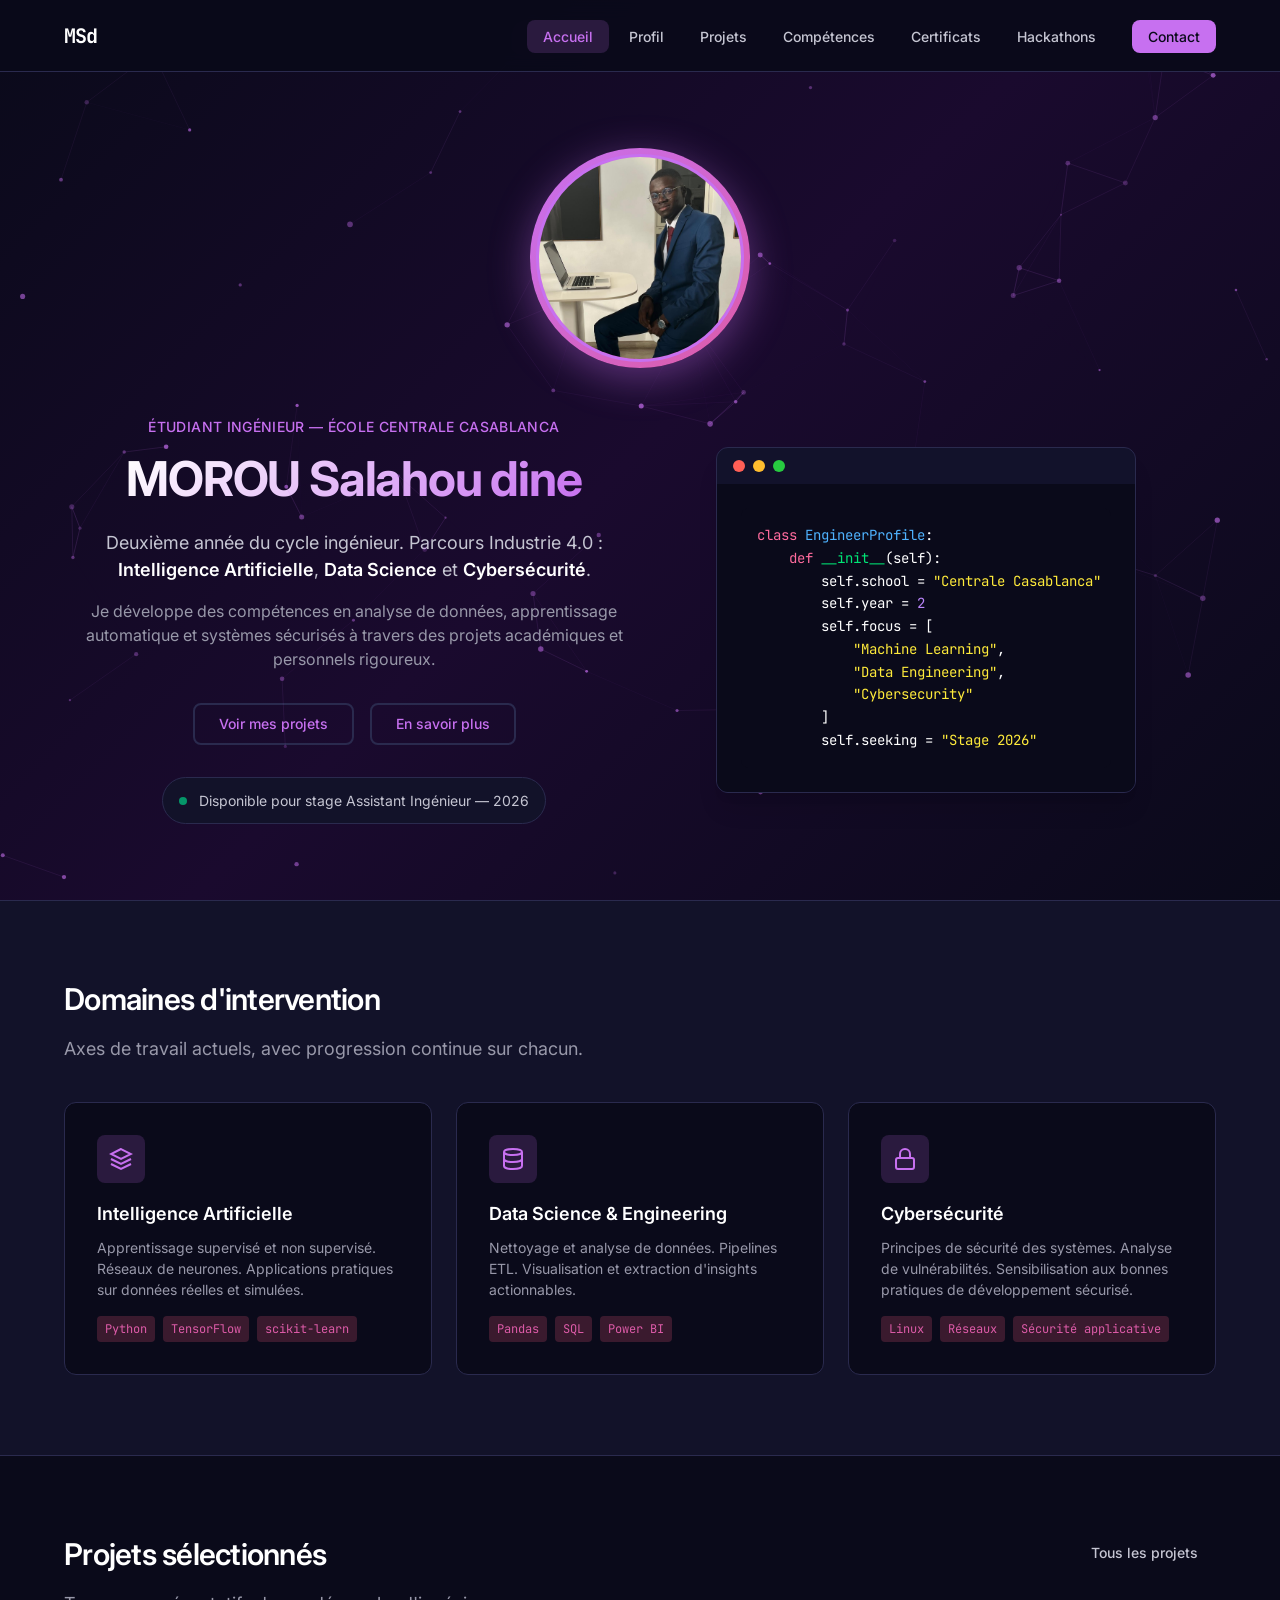
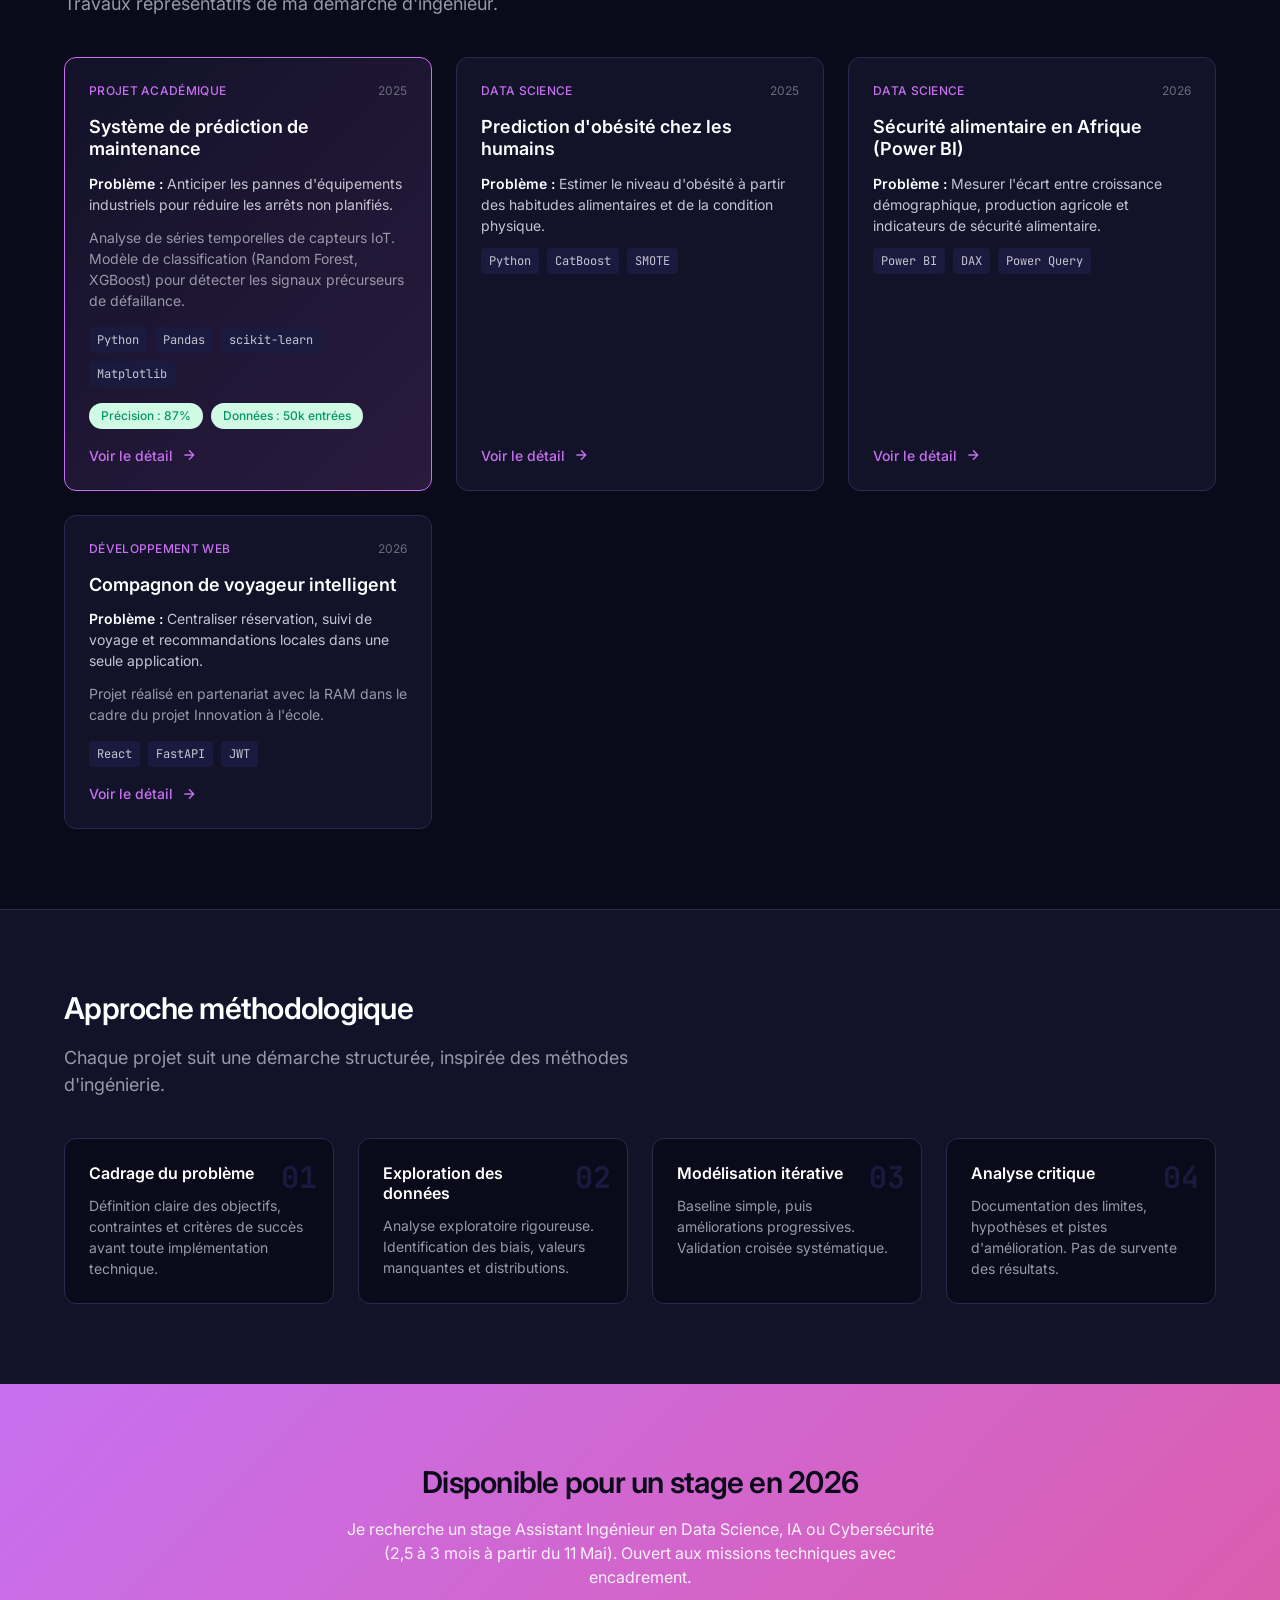
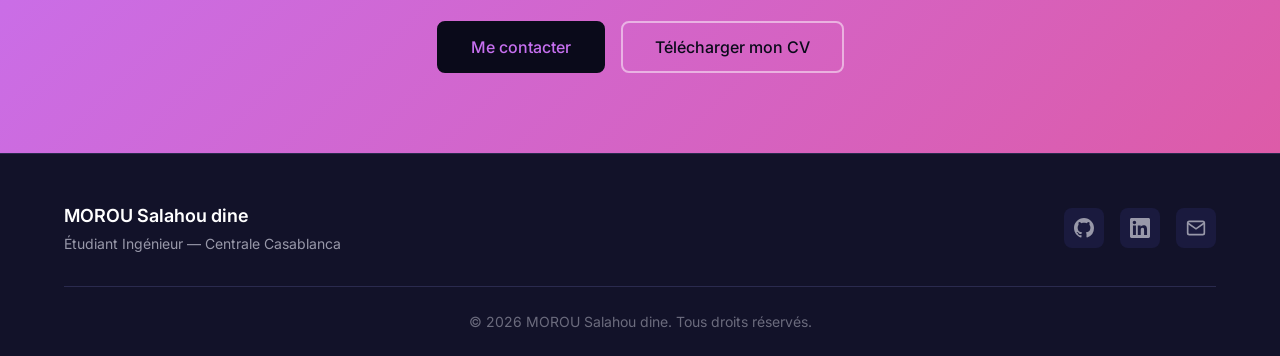
<file: index.html>
<!DOCTYPE html>
<html lang="fr">
<head>
    <meta charset="UTF-8">
    <meta name="viewport" content="width=device-width, initial-scale=1.0">
    <meta name="description" content="Portfolio de MOROU Salahou dine - Étudiant ingénieur à l'École Centrale Casablanca">
    <meta name="keywords" content="ingénieur, IA, data science, cybersécurité, machine learning, École Centrale Casablanca">
    <meta name="author" content="MOROU Salahou dine">
    <meta name="robots" content="index, follow">
    
    <!-- Open Graph / Social -->
    <meta property="og:title" content="MOROU Salahou dine ">
    <meta property="og:description" content="Étudiant ingénieur centralien - IA, Data Science, Cybersécurité">
    <meta property="og:type" content="website">
    
    <title>MOROU Salahou dine </title>
    
    <!-- Fonts -->
    <link rel="preconnect" href="https://fonts.googleapis.com">
    <link rel="preconnect" href="https://fonts.gstatic.com" crossorigin>
    <link href="https://fonts.googleapis.com/css2?family=Inter:wght@300;400;500;600;700&family=JetBrains+Mono:wght@400;500&display=swap" rel="stylesheet">
    
    <!-- Styles -->
    <link rel="stylesheet" href="css/variables.css">
    <link rel="stylesheet" href="css/base.css">
    <link rel="stylesheet" href="css/components.css">
    <link rel="stylesheet" href="css/layout.css">
    <link rel="stylesheet" href="css/pages.css">
    
    <!-- Scripts -->
    <script src="js/particles.js" defer></script>
    <script src="js/main.js" defer></script>
    
    <!-- Favicon -->
    <link rel="icon" type="image/svg+xml" href="assets/favicon.svg">
</head>
<body>
    <!-- Navigation -->
    <nav class="navbar" id="navbar">
        <div class="nav-container">
            <a href="index.html" class="nav-logo">
                <span class="logo-text">MSd</span>
            </a>
            
            <button class="nav-toggle" id="navToggle" aria-label="Menu">
                <span class="hamburger"></span>
            </button>
            
            <ul class="nav-menu" id="navMenu">
                <li><a href="index.html" class="nav-link active">Accueil</a></li>
                <li><a href="about.html" class="nav-link">Profil</a></li>
                <li><a href="projects.html" class="nav-link">Projets</a></li>
                <li><a href="skills.html" class="nav-link">Compétences</a></li>
                <li><a href="certificates.html" class="nav-link">Certificats</a></li>
                <li><a href="hackathons.html" class="nav-link">Hackathons</a></li>
                <li><a href="contact.html" class="nav-link nav-link--cta">Contact</a></li>
            </ul>
        </div>
    </nav>

    <!-- Hero Section -->
    <header class="hero">
        <canvas id="particles-canvas" style="position: absolute; top: 0; left: 0; width: 100%; height: 100%; pointer-events: none; z-index: 0;"></canvas>
        <div class="hero-container">
            <div class="hero-profile">
                <div class="profile-image-wrapper">
                    <img src="assets/profile.jpeg" alt="MOROU Salahou dine" class="profile-image">
                </div>
            </div>
            <div class="hero-content">
                <p class="hero-subtitle">Étudiant Ingénieur — École Centrale Casablanca</p>
                <h1 class="hero-title">MOROU Salahou dine</h1>
                <p class="hero-description">
                    Deuxième année du cycle ingénieur. Parcours Industrie 4.0 : 
                    <strong>Intelligence Artificielle</strong>, <strong>Data Science</strong> 
                    et <strong>Cybersécurité</strong>.
                </p>
                <p class="hero-focus">
                    Je développe des compétences en analyse de données, apprentissage automatique 
                    et systèmes sécurisés à travers des projets académiques et personnels rigoureux.
                </p>
                
                <div class="hero-actions">
                    <a href="projects.html" class="btn btn--primary">Voir mes projets</a>
                    <a href="about.html" class="btn btn--secondary">En savoir plus</a>
                </div>
                
                <div class="hero-status">
                    <div class="status-indicator"></div>
                    <span>Disponible pour stage Assistant Ingénieur — 2026</span>
                </div>
            </div>
            
            <div class="hero-visual">
                <div class="hero-card">
                    <div class="card-header">
                        <span class="card-dot"></span>
                        <span class="card-dot"></span>
                        <span class="card-dot"></span>
                    </div>
                    <div class="card-content">
                        <pre><code><span class="code-keyword">class</span> <span class="code-class">EngineerProfile</span>:
    <span class="code-keyword">def</span> <span class="code-function">__init__</span>(self):
        self.school = <span class="code-string">"Centrale Casablanca"</span>
        self.year = <span class="code-number">2</span>
        self.focus = [
            <span class="code-string">"Machine Learning"</span>,
            <span class="code-string">"Data Engineering"</span>,
            <span class="code-string">"Cybersecurity"</span>
        ]
        self.seeking = <span class="code-string">"Stage 2026"</span></code></pre>
                    </div>
                </div>
            </div>
        </div>
    </header>

    <!-- Quick Overview Section -->
    <section class="section section--overview">
        <div class="container">
            <h2 class="section-title">Domaines d'intervention</h2>
            <p class="section-subtitle">
                Axes de travail actuels, avec progression continue sur chacun.
            </p>
            
            <div class="overview-grid">
                <article class="overview-card">
                    <div class="overview-icon">
                        <svg width="24" height="24" viewBox="0 0 24 24" fill="none" stroke="currentColor" stroke-width="2">
                            <path d="M12 2L2 7l10 5 10-5-10-5z"/>
                            <path d="M2 17l10 5 10-5"/>
                            <path d="M2 12l10 5 10-5"/>
                        </svg>
                    </div>
                    <h3>Intelligence Artificielle</h3>
                    <p>
                        Apprentissage supervisé et non supervisé. Réseaux de neurones. 
                        Applications pratiques sur données réelles et simulées.
                    </p>
                    <ul class="overview-tags">
                        <li>Python</li>
                        <li>TensorFlow</li>
                        <li>scikit-learn</li>
                    </ul>
                </article>
                
                <article class="overview-card">
                    <div class="overview-icon">
                        <svg width="24" height="24" viewBox="0 0 24 24" fill="none" stroke="currentColor" stroke-width="2">
                            <ellipse cx="12" cy="5" rx="9" ry="3"/>
                            <path d="M21 12c0 1.66-4 3-9 3s-9-1.34-9-3"/>
                            <path d="M3 5v14c0 1.66 4 3 9 3s9-1.34 9-3V5"/>
                        </svg>
                    </div>
                    <h3>Data Science & Engineering</h3>
                    <p>
                        Nettoyage et analyse de données. Pipelines ETL. 
                        Visualisation et extraction d'insights actionnables.
                    </p>
                    <ul class="overview-tags">
                        <li>Pandas</li>
                        <li>SQL</li>
                        <li>Power BI</li>
                    </ul>
                </article>
                
                <article class="overview-card">
                    <div class="overview-icon">
                        <svg width="24" height="24" viewBox="0 0 24 24" fill="none" stroke="currentColor" stroke-width="2">
                            <rect x="3" y="11" width="18" height="11" rx="2" ry="2"/>
                            <path d="M7 11V7a5 5 0 0 1 10 0v4"/>
                        </svg>
                    </div>
                    <h3>Cybersécurité</h3>
                    <p>
                        Principes de sécurité des systèmes. Analyse de vulnérabilités. 
                        Sensibilisation aux bonnes pratiques de développement sécurisé.
                    </p>
                    <ul class="overview-tags">
                        <li>Linux</li>
                        <li>Réseaux</li>
                        <li>Sécurité applicative</li>
                    </ul>
                </article>
            </div>
        </div>
    </section>

    <!-- Featured Projects Section -->
    <section class="section section--projects">
        <div class="container">
            <div class="section-header">
                <div>
                    <h2 class="section-title">Projets sélectionnés</h2>
                    <p class="section-subtitle">
                        Travaux représentatifs de ma démarche d'ingénieur.
                    </p>
                </div>
                <a href="projects.html" class="btn btn--ghost">Tous les projets</a>
            </div>
            
            <div class="projects-grid">
                <!-- Project 1 -->
                <article class="project-card project-card--featured">
                    <div class="project-header">
                        <span class="project-type">Projet académique</span>
                        <span class="project-date">2025</span>
                    </div>
                    <h3 class="project-title">Système de prédiction de maintenance</h3>
                    <p class="project-problem">
                        <strong>Problème :</strong> Anticiper les pannes d'équipements industriels 
                        pour réduire les arrêts non planifiés.
                    </p>
                    <p class="project-approach">
                        Analyse de séries temporelles de capteurs IoT. Modèle de classification 
                        (Random Forest, XGBoost) pour détecter les signaux précurseurs de défaillance.
                    </p>
                    <div class="project-tech">
                        <span>Python</span>
                        <span>Pandas</span>
                        <span>scikit-learn</span>
                        <span>Matplotlib</span>
                    </div>
                    <div class="project-results">
                        <span class="result-badge">Précision : 87%</span>
                        <span class="result-badge">Données : 50k entrées</span>
                    </div>
                    <a href="projects.html#maintenance-predictive" class="project-link">
                        Voir le détail
                        <svg width="16" height="16" viewBox="0 0 24 24" fill="none" stroke="currentColor" stroke-width="2">
                            <path d="M5 12h14M12 5l7 7-7 7"/>
                        </svg>
                    </a>
                </article>
                
                <!-- Project 2 -->
                <article class="project-card">
                    <div class="project-header">
                        <span class="project-type">Data Science</span>
                        <span class="project-date">2025</span>
                    </div>
                    <h3 class="project-title">Prediction d'obésité chez les humains</h3>
                    <p class="project-problem">
                        <strong>Problème :</strong> Estimer le niveau d'obésité à partir des
                        habitudes alimentaires et de la condition physique.
                    </p>
                    <div class="project-tech">
                        <span>Python</span>
                        <span>CatBoost</span>
                        <span>SMOTE</span>
                    </div>
                    <a href="projects.html#obesity-prediction" class="project-link">
                        Voir le détail
                        <svg width="16" height="16" viewBox="0 0 24 24" fill="none" stroke="currentColor" stroke-width="2">
                            <path d="M5 12h14M12 5l7 7-7 7"/>
                        </svg>
                    </a>
                </article>

                <!-- Project 3 -->
                <article class="project-card">
                    <div class="project-header">
                        <span class="project-type">Data Science</span>
                        <span class="project-date">2026</span>
                    </div>
                    <h3 class="project-title">Sécurité alimentaire en Afrique (Power BI)</h3>
                    <p class="project-problem">
                        <strong>Problème :</strong> Mesurer l'écart entre croissance démographique,
                        production agricole et indicateurs de sécurité alimentaire.
                    </p>
                    <div class="project-tech">
                        <span>Power BI</span>
                        <span>DAX</span>
                        <span>Power Query</span>
                    </div>
                    <a href="projects.html#food-security-africa" class="project-link">
                        Voir le détail
                        <svg width="16" height="16" viewBox="0 0 24 24" fill="none" stroke="currentColor" stroke-width="2">
                            <path d="M5 12h14M12 5l7 7-7 7"/>
                        </svg>
                    </a>
                </article>

                <!-- Project 4 -->
                <article class="project-card">
                    <div class="project-header">
                        <span class="project-type">Développement web</span>
                        <span class="project-date">2026</span>
                    </div>
                    <h3 class="project-title">Compagnon de voyageur intelligent</h3>
                    <p class="project-problem">
                        <strong>Problème :</strong> Centraliser réservation, suivi de voyage
                        et recommandations locales dans une seule application.
                    </p>
                    <p class="project-approach">
                        Projet réalisé en partenariat avec la RAM dans le cadre du projet Innovation à l'école.
                    </p>
                    <div class="project-tech">
                        <span>React</span>
                        <span>FastAPI</span>
                        <span>JWT</span>
                    </div>
                    <a href="projects.html#ram-companion-webapp" class="project-link">
                        Voir le détail
                        <svg width="16" height="16" viewBox="0 0 24 24" fill="none" stroke="currentColor" stroke-width="2">
                            <path d="M5 12h14M12 5l7 7-7 7"/>
                        </svg>
                    </a>
                </article>
            </div>
        </div>
    </section>

    <!-- Approach Section -->
    <section class="section section--approach">
        <div class="container">
            <h2 class="section-title">Approche méthodologique</h2>
            <p class="section-subtitle">
                Chaque projet suit une démarche structurée, inspirée des méthodes d'ingénierie.
            </p>
            
            <div class="approach-grid">
                <div class="approach-step">
                    <div class="step-number">01</div>
                    <h3>Cadrage du problème</h3>
                    <p>
                        Définition claire des objectifs, contraintes et critères de succès 
                        avant toute implémentation technique.
                    </p>
                </div>
                
                <div class="approach-step">
                    <div class="step-number">02</div>
                    <h3>Exploration des données</h3>
                    <p>
                        Analyse exploratoire rigoureuse. Identification des biais, 
                        valeurs manquantes et distributions.
                    </p>
                </div>
                
                <div class="approach-step">
                    <div class="step-number">03</div>
                    <h3>Modélisation itérative</h3>
                    <p>
                        Baseline simple, puis améliorations progressives. 
                        Validation croisée systématique.
                    </p>
                </div>
                
                <div class="approach-step">
                    <div class="step-number">04</div>
                    <h3>Analyse critique</h3>
                    <p>
                        Documentation des limites, hypothèses et pistes d'amélioration. 
                        Pas de survente des résultats.
                    </p>
                </div>
            </div>
        </div>
    </section>

    <!-- CTA Section -->
    <section class="section section--cta">
        <div class="container">
            <div class="cta-content">
                <h2>Disponible pour un stage en 2026</h2>
                <p>
                    Je recherche un stage Assistant Ingénieur en Data Science, IA ou Cybersécurité 
                    (2,5 à 3 mois à partir du 11 Mai). Ouvert aux missions techniques avec encadrement.
                </p>
                <div class="cta-actions">
                    <a href="contact.html" class="btn btn--primary btn--large">Me contacter</a>
                    <a href="assets/CV_MOROU_Salahoudine.pdf" class="btn btn--secondary btn--large" download>
                        Télécharger mon CV
                    </a>
                </div>
            </div>
        </div>
    </section>

    <!-- Footer -->
    <footer class="footer">
        <div class="container">
            <div class="footer-content">
                <div class="footer-info">
                    <p class="footer-name">MOROU Salahou dine</p>
                    <p class="footer-role">Étudiant Ingénieur — Centrale Casablanca</p>
                </div>
                
                <div class="footer-links">
                    <a href="https://github.com/" target="_blank" rel="noopener noreferrer" aria-label="GitHub">
                        <svg width="20" height="20" viewBox="0 0 24 24" fill="currentColor">
                            <path d="M12 0C5.37 0 0 5.37 0 12c0 5.31 3.435 9.795 8.205 11.385.6.105.825-.255.825-.57 0-.285-.015-1.23-.015-2.235-3.015.555-3.795-.735-4.035-1.41-.135-.345-.72-1.41-1.23-1.695-.42-.225-1.02-.78-.015-.795.945-.015 1.62.87 1.845 1.23 1.08 1.815 2.805 1.305 3.495.99.105-.78.42-1.305.765-1.605-2.67-.3-5.46-1.335-5.46-5.925 0-1.305.465-2.385 1.23-3.225-.12-.3-.54-1.53.12-3.18 0 0 1.005-.315 3.3 1.23.96-.27 1.98-.405 3-.405s2.04.135 3 .405c2.295-1.56 3.3-1.23 3.3-1.23.66 1.65.24 2.88.12 3.18.765.84 1.23 1.905 1.23 3.225 0 4.605-2.805 5.625-5.475 5.925.435.375.81 1.095.81 2.22 0 1.605-.015 2.895-.015 3.3 0 .315.225.69.825.57A12.02 12.02 0 0024 12c0-6.63-5.37-12-12-12z"/>
                        </svg>
                    </a>
                    <a href="https://linkedin.com/" target="_blank" rel="noopener noreferrer" aria-label="LinkedIn">
                        <svg width="20" height="20" viewBox="0 0 24 24" fill="currentColor">
                            <path d="M20.447 20.452h-3.554v-5.569c0-1.328-.027-3.037-1.852-3.037-1.853 0-2.136 1.445-2.136 2.939v5.667H9.351V9h3.414v1.561h.046c.477-.9 1.637-1.85 3.37-1.85 3.601 0 4.267 2.37 4.267 5.455v6.286zM5.337 7.433c-1.144 0-2.063-.926-2.063-2.065 0-1.138.92-2.063 2.063-2.063 1.14 0 2.064.925 2.064 2.063 0 1.139-.925 2.065-2.064 2.065zm1.782 13.019H3.555V9h3.564v11.452zM22.225 0H1.771C.792 0 0 .774 0 1.729v20.542C0 23.227.792 24 1.771 24h20.451C23.2 24 24 23.227 24 22.271V1.729C24 .774 23.2 0 22.222 0h.003z"/>
                        </svg>
                    </a>
                    <a href="mailto:contact@example.com" aria-label="Email">
                        <svg width="20" height="20" viewBox="0 0 24 24" fill="none" stroke="currentColor" stroke-width="2">
                            <path d="M4 4h16c1.1 0 2 .9 2 2v12c0 1.1-.9 2-2 2H4c-1.1 0-2-.9-2-2V6c0-1.1.9-2 2-2z"/>
                            <polyline points="22,6 12,13 2,6"/>
                        </svg>
                    </a>
                </div>
            </div>
            
            <div class="footer-bottom">
                <p>&copy; 2026 MOROU Salahou dine. Tous droits réservés.</p>
            </div>
        </div>
    </footer>

    <!-- Scripts -->
    <script src="js/main.js"></script>
</body>
</html>
</file>
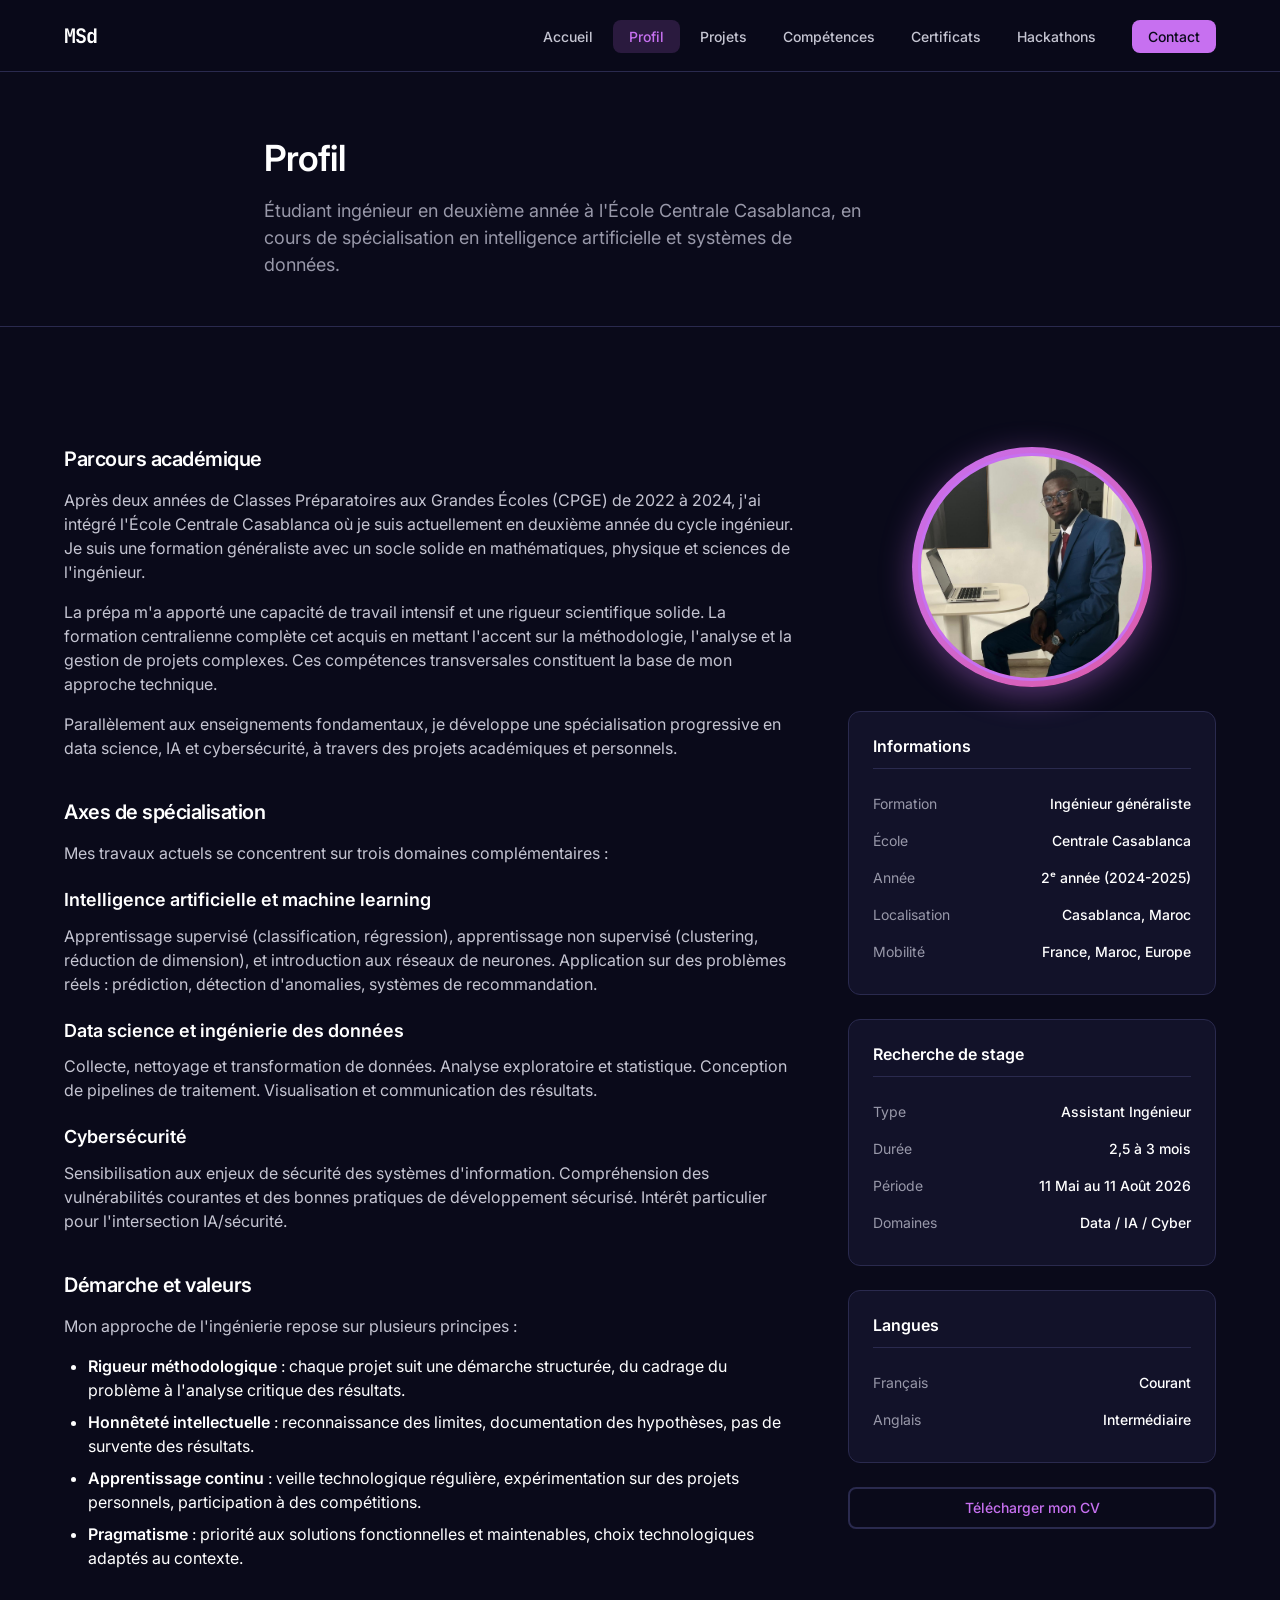
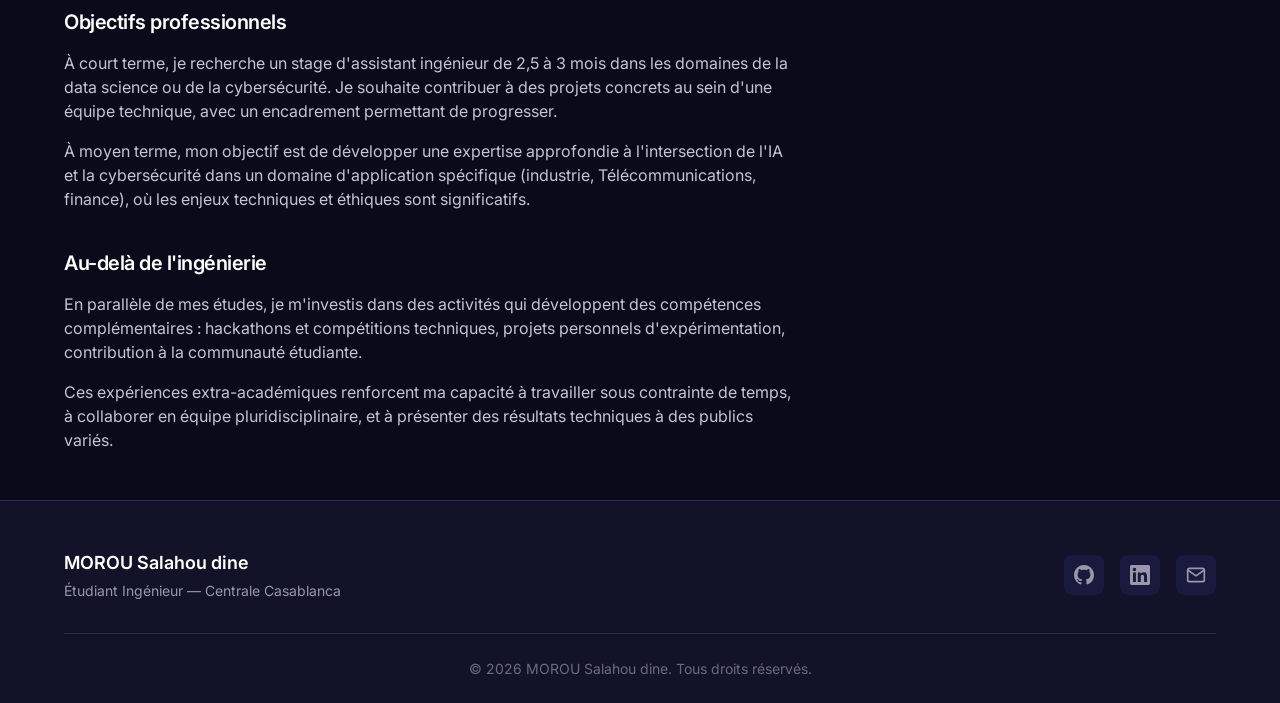
<file: about.html>
<!DOCTYPE html>
<html lang="fr">
<head>
    <meta charset="UTF-8">
    <meta name="viewport" content="width=device-width, initial-scale=1.0">
    <meta name="description" content="Profil de MOROU Salahou dine - Étudiant ingénieur centralien spécialisé en IA et Data Science.">
    
    <title>Profil | MOROU Salahou dine</title>
    
    <link rel="preconnect" href="https://fonts.googleapis.com">
    <link rel="preconnect" href="https://fonts.gstatic.com" crossorigin>
    <link href="https://fonts.googleapis.com/css2?family=Inter:wght@300;400;500;600;700&family=JetBrains+Mono:wght@400;500&display=swap" rel="stylesheet">
    
    <link rel="stylesheet" href="css/variables.css">
    <link rel="stylesheet" href="css/base.css">
    <link rel="stylesheet" href="css/components.css">
    <link rel="stylesheet" href="css/layout.css">
    <link rel="stylesheet" href="css/pages.css">
    
    <link rel="icon" type="image/svg+xml" href="assets/favicon.svg">
</head>
<body>
    <!-- Navigation -->
    <nav class="navbar" id="navbar">
        <div class="nav-container">
            <a href="index.html" class="nav-logo">
                <span class="logo-text">MSd</span>
            </a>
            
            <button class="nav-toggle" id="navToggle" aria-label="Menu">
                <span class="hamburger"></span>
            </button>
            
            <ul class="nav-menu" id="navMenu">
                <li><a href="index.html" class="nav-link">Accueil</a></li>
                <li><a href="about.html" class="nav-link active">Profil</a></li>
                <li><a href="projects.html" class="nav-link">Projets</a></li>
                <li><a href="skills.html" class="nav-link">Compétences</a></li>
                <li><a href="certificates.html" class="nav-link">Certificats</a></li>
                <li><a href="hackathons.html" class="nav-link">Hackathons</a></li>
                <li><a href="contact.html" class="nav-link nav-link--cta">Contact</a></li>
            </ul>
        </div>
    </nav>

    <!-- Page Header -->
    <header class="page-header">
        <div class="container">
            <h1 class="page-title">Profil</h1>
            <p class="page-description">
                Étudiant ingénieur en deuxième année à l'École Centrale Casablanca, 
                en cours de spécialisation en intelligence artificielle et systèmes de données.
            </p>
        </div>
    </header>

    <!-- Main Content -->
    <main class="main-content">
        <div class="container">
            <div class="about-content">
                <!-- Main Column -->
                <div class="about-main">
                    <h2>Parcours académique</h2>
                    <p>
                        Après deux années de Classes Préparatoires aux Grandes Écoles (CPGE) 
                        de 2022 à 2024, j'ai intégré l'École Centrale Casablanca où je suis 
                        actuellement en deuxième année du cycle ingénieur. Je suis une formation 
                        généraliste avec un socle solide en mathématiques, physique et sciences 
                        de l'ingénieur.
                    </p>
                    <p>
                        La prépa m'a apporté une capacité de travail intensif et une rigueur 
                        scientifique solide. La formation centralienne complète cet acquis en 
                        mettant l'accent sur la méthodologie, l'analyse et la gestion de projets 
                        complexes. Ces compétences transversales constituent la base de mon 
                        approche technique.
                    </p>
                    <p>
                        Parallèlement aux enseignements fondamentaux, je développe une 
                        spécialisation progressive en data science, IA et cybersécurité, 
                        à travers des projets académiques et personnels.
                    </p>

                    <h2>Axes de spécialisation</h2>
                    <p>
                        Mes travaux actuels se concentrent sur trois domaines complémentaires :
                    </p>
                    
                    <h3 style="font-size: var(--text-lg); margin-top: var(--space-6); margin-bottom: var(--space-3);">
                        Intelligence artificielle et machine learning
                    </h3>
                    <p>
                        Apprentissage supervisé (classification, régression), apprentissage non 
                        supervisé (clustering, réduction de dimension), et introduction aux 
                        réseaux de neurones. Application sur des problèmes réels : prédiction, 
                        détection d'anomalies, systèmes de recommandation.
                    </p>

                    <h3 style="font-size: var(--text-lg); margin-top: var(--space-6); margin-bottom: var(--space-3);">
                        Data science et ingénierie des données
                    </h3>
                    <p>
                        Collecte, nettoyage et transformation de données. Analyse exploratoire 
                        et statistique. Conception de pipelines de traitement. Visualisation 
                        et communication des résultats.
                    </p>

                    <h3 style="font-size: var(--text-lg); margin-top: var(--space-6); margin-bottom: var(--space-3);">
                        Cybersécurité
                    </h3>
                    <p>
                        Sensibilisation aux enjeux de sécurité des systèmes d'information. 
                        Compréhension des vulnérabilités courantes et des bonnes pratiques 
                        de développement sécurisé. Intérêt particulier pour l'intersection 
                        IA/sécurité.
                    </p>

                    <h2>Démarche et valeurs</h2>
                    <p>
                        Mon approche de l'ingénierie repose sur plusieurs principes :
                    </p>
                    <ul style="list-style-type: disc; padding-left: var(--space-6); margin-bottom: var(--space-4);">
                        <li style="margin-bottom: var(--space-2);">
                            <strong>Rigueur méthodologique</strong> : chaque projet suit une 
                            démarche structurée, du cadrage du problème à l'analyse critique 
                            des résultats.
                        </li>
                        <li style="margin-bottom: var(--space-2);">
                            <strong>Honnêteté intellectuelle</strong> : reconnaissance des 
                            limites, documentation des hypothèses, pas de survente des résultats.
                        </li>
                        <li style="margin-bottom: var(--space-2);">
                            <strong>Apprentissage continu</strong> : veille technologique 
                            régulière, expérimentation sur des projets personnels, 
                            participation à des compétitions.
                        </li>
                        <li style="margin-bottom: var(--space-2);">
                            <strong>Pragmatisme</strong> : priorité aux solutions fonctionnelles 
                            et maintenables, choix technologiques adaptés au contexte.
                        </li>
                    </ul>

                    <h2>Objectifs professionnels</h2>
                    <p>
                        À court terme, je recherche un stage d'assistant ingénieur de 2,5 à 3 mois 
                        dans les domaines de la data science ou de la cybersécurité. Je souhaite contribuer à des projets concrets au sein 
                        d'une équipe technique, avec un encadrement permettant de progresser.
                    </p>
                    <p>
                        À moyen terme, mon objectif est de développer une expertise approfondie 
                        à l'intersection de l'IA et la cybersécurité dans un domaine d'application spécifique 
                        (industrie, Télécommunications, finance), où les enjeux techniques 
                        et éthiques sont significatifs.
                    </p>

                    <h2>Au-delà de l'ingénierie</h2>
                    <p>
                        En parallèle de mes études, je m'investis dans des activités qui 
                        développent des compétences complémentaires : hackathons et 
                        compétitions techniques, projets personnels d'expérimentation, 
                        contribution à la communauté étudiante.
                    </p>
                    <p>
                        Ces expériences extra-académiques renforcent ma capacité à travailler 
                        sous contrainte de temps, à collaborer en équipe pluridisciplinaire, 
                        et à présenter des résultats techniques à des publics variés.
                    </p>
                </div>

                <!-- Sidebar -->
                <aside class="about-sidebar">
                    <div class="sidebar-profile-image">
                        <div class="profile-image-wrapper-sidebar">
                            <img src="assets/profile.jpeg" alt="MOROU Salahou dine" class="profile-image-sidebar">
                        </div>
                    </div>
                    
                    <div class="info-card">
                        <h3>Informations</h3>
                        <div class="info-item">
                            <span class="info-label">Formation</span>
                            <span class="info-value">Ingénieur généraliste</span>
                        </div>
                        <div class="info-item">
                            <span class="info-label">École</span>
                            <span class="info-value">Centrale Casablanca</span>
                        </div>
                        <div class="info-item">
                            <span class="info-label">Année</span>
                            <span class="info-value">2ᵉ année (2024-2025)</span>
                        </div>
                        <div class="info-item">
                            <span class="info-label">Localisation</span>
                            <span class="info-value">Casablanca, Maroc</span>
                        </div>
                        <div class="info-item">
                            <span class="info-label">Mobilité</span>
                            <span class="info-value">France, Maroc, Europe</span>
                        </div>
                    </div>

                    <div class="info-card">
                        <h3>Recherche de stage</h3>
                        <div class="info-item">
                            <span class="info-label">Type</span>
                            <span class="info-value">Assistant Ingénieur</span>
                        </div>
                        <div class="info-item">
                            <span class="info-label">Durée</span>
                            <span class="info-value">2,5 à 3 mois</span>
                        </div>
                        <div class="info-item">
                            <span class="info-label">Période</span>
                            <span class="info-value">11 Mai au 11 Août 
                                2026</span>
                        </div>
                        <div class="info-item">
                            <span class="info-label">Domaines</span>
                            <span class="info-value">Data / IA / Cyber</span>
                        </div>
                    </div>

                    <div class="info-card">
                        <h3>Langues</h3>
                        <div class="info-item">
                            <span class="info-label">Français</span>
                            <span class="info-value">Courant</span>
                        </div>
                        <div class="info-item">
                            <span class="info-label">Anglais</span>
                            <span class="info-value">Intermédiaire</span>
                        </div>
                        
                    </div>

                    <a href="assets/CV_MOROU_Salahoudine.pdf" class="btn btn--primary" style="width: 100%;" download>
                        Télécharger mon CV
                    </a>
                </aside>
            </div>
        </div>
    </main>

    <!-- Footer -->
    <footer class="footer">
        <div class="container">
            <div class="footer-content">
                <div class="footer-info">
                    <p class="footer-name">MOROU Salahou dine</p>
                    <p class="footer-role">Étudiant Ingénieur — Centrale Casablanca</p>
                </div>
                
                <div class="footer-links">
                    <a href="https://github.com/" target="_blank" rel="noopener noreferrer" aria-label="GitHub">
                        <svg width="20" height="20" viewBox="0 0 24 24" fill="currentColor">
                            <path d="M12 0C5.37 0 0 5.37 0 12c0 5.31 3.435 9.795 8.205 11.385.6.105.825-.255.825-.57 0-.285-.015-1.23-.015-2.235-3.015.555-3.795-.735-4.035-1.41-.135-.345-.72-1.41-1.23-1.695-.42-.225-1.02-.78-.015-.795.945-.015 1.62.87 1.845 1.23 1.08 1.815 2.805 1.305 3.495.99.105-.78.42-1.305.765-1.605-2.67-.3-5.46-1.335-5.46-5.925 0-1.305.465-2.385 1.23-3.225-.12-.3-.54-1.53.12-3.18 0 0 1.005-.315 3.3 1.23.96-.27 1.98-.405 3-.405s2.04.135 3 .405c2.295-1.56 3.3-1.23 3.3-1.23.66 1.65.24 2.88.12 3.18.765.84 1.23 1.905 1.23 3.225 0 4.605-2.805 5.625-5.475 5.925.435.375.81 1.095.81 2.22 0 1.605-.015 2.895-.015 3.3 0 .315.225.69.825.57A12.02 12.02 0 0024 12c0-6.63-5.37-12-12-12z"/>
                        </svg>
                    </a>
                    <a href="https://linkedin.com/" target="_blank" rel="noopener noreferrer" aria-label="LinkedIn">
                        <svg width="20" height="20" viewBox="0 0 24 24" fill="currentColor">
                            <path d="M20.447 20.452h-3.554v-5.569c0-1.328-.027-3.037-1.852-3.037-1.853 0-2.136 1.445-2.136 2.939v5.667H9.351V9h3.414v1.561h.046c.477-.9 1.637-1.85 3.37-1.85 3.601 0 4.267 2.37 4.267 5.455v6.286zM5.337 7.433c-1.144 0-2.063-.926-2.063-2.065 0-1.138.92-2.063 2.063-2.063 1.14 0 2.064.925 2.064 2.063 0 1.139-.925 2.065-2.064 2.065zm1.782 13.019H3.555V9h3.564v11.452zM22.225 0H1.771C.792 0 0 .774 0 1.729v20.542C0 23.227.792 24 1.771 24h20.451C23.2 24 24 23.227 24 22.271V1.729C24 .774 23.2 0 22.222 0h.003z"/>
                        </svg>
                    </a>
                    <a href="mailto:contact@example.com" aria-label="Email">
                        <svg width="20" height="20" viewBox="0 0 24 24" fill="none" stroke="currentColor" stroke-width="2">
                            <path d="M4 4h16c1.1 0 2 .9 2 2v12c0 1.1-.9 2-2 2H4c-1.1 0-2-.9-2-2V6c0-1.1.9-2 2-2z"/>
                            <polyline points="22,6 12,13 2,6"/>
                        </svg>
                    </a>
                </div>
            </div>
            
            <div class="footer-bottom">
                <p>&copy; 2026 MOROU Salahou dine. Tous droits réservés.</p>
            </div>
        </div>
    </footer>

    <script src="js/main.js"></script>
</body>
</html>
</file>
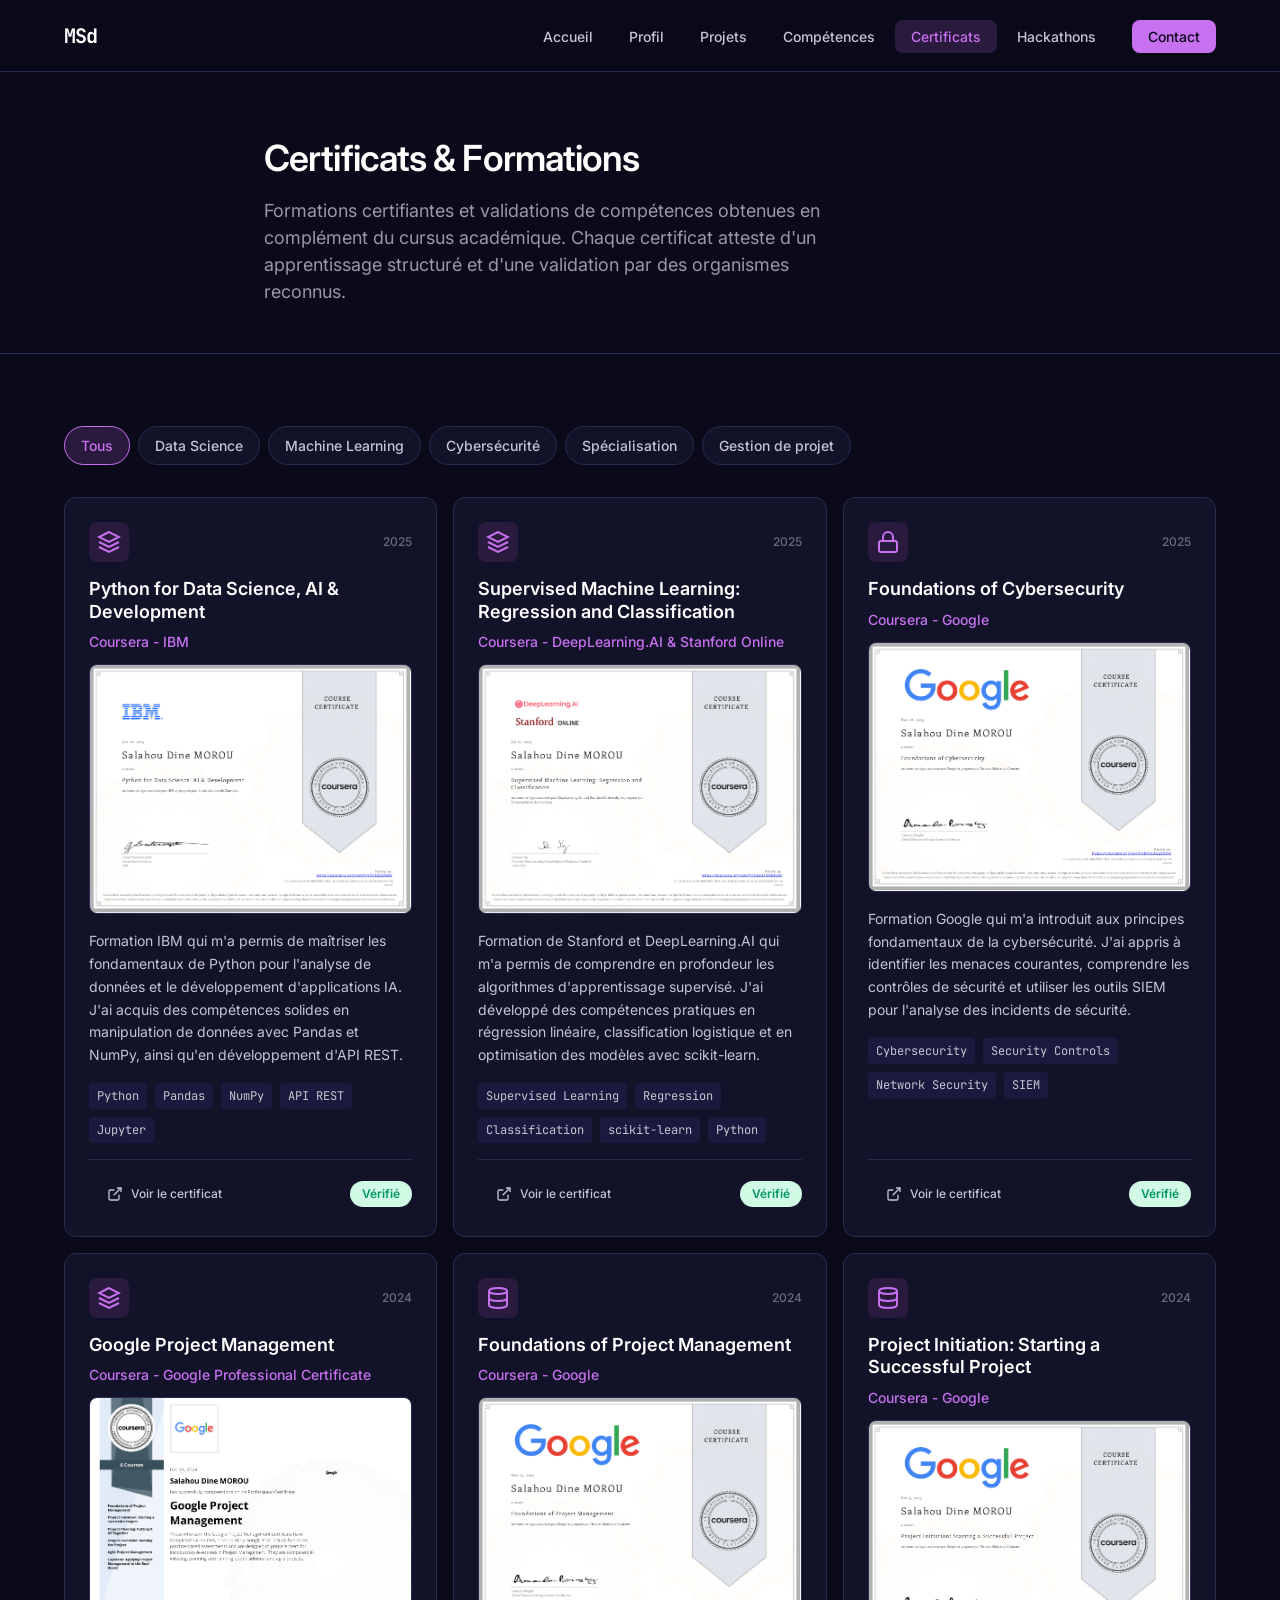
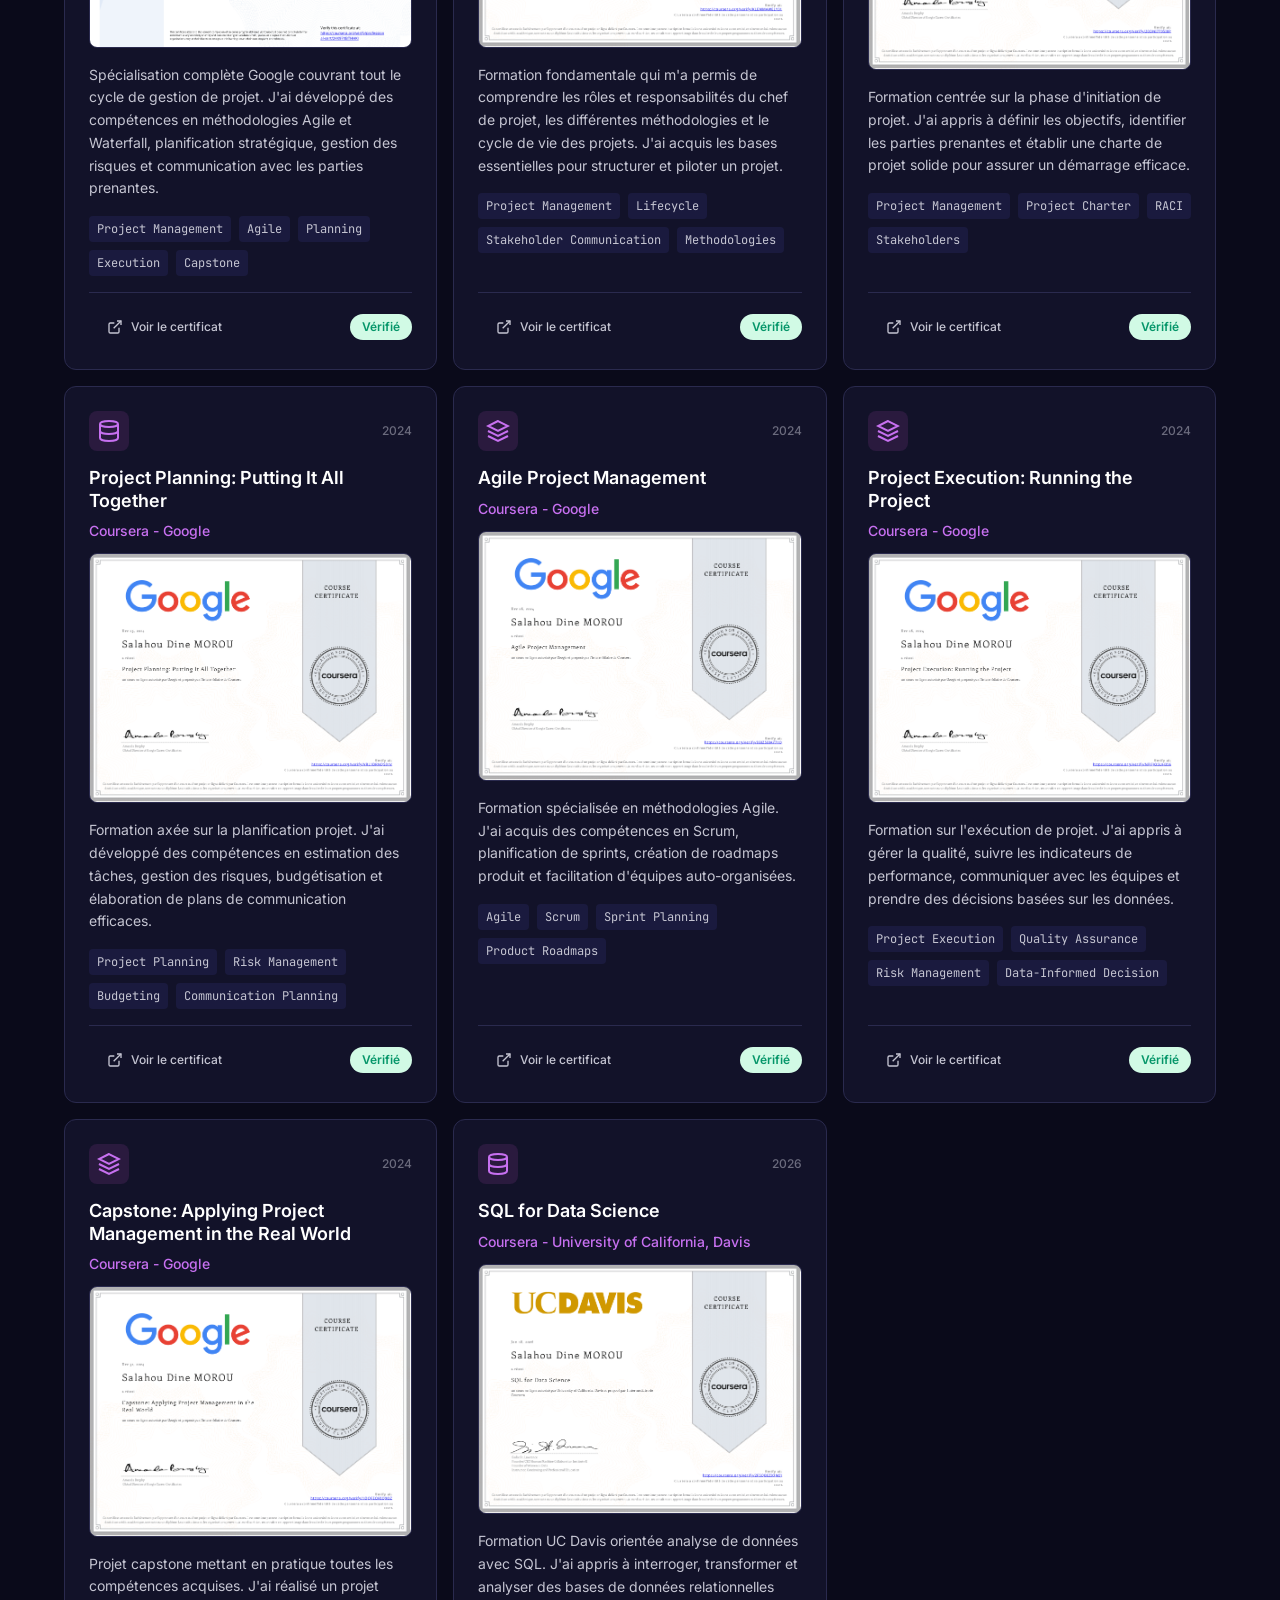
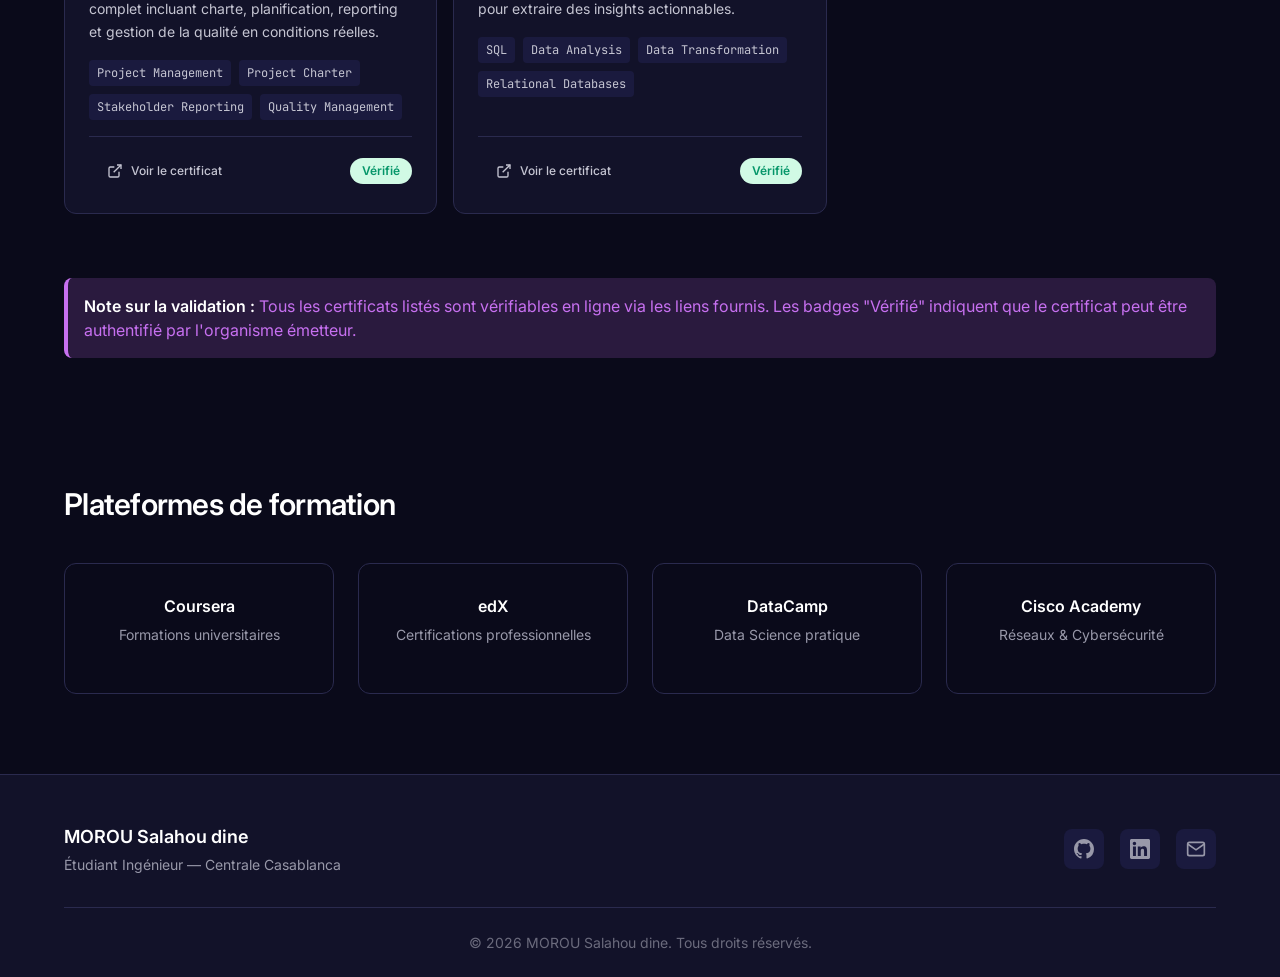
<file: certificates.html>
<!DOCTYPE html>
<html lang="fr">
<head>
    <meta charset="UTF-8">
    <meta name="viewport" content="width=device-width, initial-scale=1.0">
    <meta name="description" content="Certificats et formations de MOROU Salahou dine - Validations de compétences en IA, Data Science et Cybersécurité.">
    
    <title>Certificats | MOROU Salahou dine</title>
    
    <link rel="preconnect" href="https://fonts.googleapis.com">
    <link rel="preconnect" href="https://fonts.gstatic.com" crossorigin>
    <link href="https://fonts.googleapis.com/css2?family=Inter:wght@300;400;500;600;700&family=JetBrains+Mono:wght@400;500&display=swap" rel="stylesheet">
    
    <link rel="stylesheet" href="css/variables.css">
    <link rel="stylesheet" href="css/base.css">
    <link rel="stylesheet" href="css/components.css">
    <link rel="stylesheet" href="css/layout.css">
    <link rel="stylesheet" href="css/pages.css">
    
    <link rel="icon" type="image/svg+xml" href="assets/favicon.svg">
</head>
<body>
    <!-- Navigation -->
    <nav class="navbar" id="navbar">
        <div class="nav-container">
            <a href="index.html" class="nav-logo">
                <span class="logo-text">MSd</span>
            </a>
            
            <button class="nav-toggle" id="navToggle" aria-label="Menu">
                <span class="hamburger"></span>
            </button>
            
            <ul class="nav-menu" id="navMenu">
                <li><a href="index.html" class="nav-link">Accueil</a></li>
                <li><a href="about.html" class="nav-link">Profil</a></li>
                <li><a href="projects.html" class="nav-link">Projets</a></li>
                <li><a href="skills.html" class="nav-link">Compétences</a></li>
                <li><a href="certificates.html" class="nav-link active">Certificats</a></li>
                <li><a href="hackathons.html" class="nav-link">Hackathons</a></li>
                <li><a href="contact.html" class="nav-link nav-link--cta">Contact</a></li>
            </ul>
        </div>
    </nav>

    <!-- Page Header -->
    <header class="page-header">
        <div class="container">
            <h1 class="page-title">Certificats & Formations</h1>
            <p class="page-description">
                Formations certifiantes et validations de compétences obtenues en complément 
                du cursus académique. Chaque certificat atteste d'un apprentissage structuré 
                et d'une validation par des organismes reconnus.
            </p>
        </div>
    </header>

    <!-- Main Content -->
    <main class="main-content">
        <div class="container">
            
            <!-- Filtres -->
            <div class="projects-filter">
                <button class="filter-btn active" data-filter-cert="all">Tous</button>
                <button class="filter-btn" data-filter-cert="data">Data Science</button>
                <button class="filter-btn" data-filter-cert="ml">Machine Learning</button>
                <button class="filter-btn" data-filter-cert="security">Cybersécurité</button>
                <button class="filter-btn" data-filter-cert="specialization">Spécialisation</button>
                <button class="filter-btn" data-filter-cert="management">Gestion de projet</button>
            </div>

            <!-- Certificates Grid -->
            <div class="skills-grid" style="margin-top: var(--space-8);">
                <article class="certificate-card" data-cert-category="data">
                    <div class="certificate-header">
                        <div class="certificate-icon">
                            <svg width="24" height="24" viewBox="0 0 24 24" fill="none" stroke="currentColor" stroke-width="2">
                                <path d="M12 2L2 7l10 5 10-5-10-5z"/>
                                <path d="M2 17l10 5 10-5"/>
                                <path d="M2 12l10 5 10-5"/>
                            </svg>
                        </div>
                        <span class="certificate-date">2025</span>
                    </div>
                    
                    <h3 class="certificate-title">Python for Data Science, AI & Development</h3>
                    <p class="certificate-provider">Coursera - IBM</p>

                    <a href="assets/Coursera%20J7II38ZIDN0R.pdf" class="certificate-preview-link" target="_blank" rel="noopener noreferrer">
                        <img
                            src="assets/certificates/python-for-data-science-ai-development.png"
                            class="certificate-preview-image"
                            alt="Aperçu du certificat Python for Data Science, AI & Development"
                        >
                    </a>
                    
                    <p class="certificate-description">
                        Formation IBM qui m'a permis de maîtriser les fondamentaux de Python pour 
                        l'analyse de données et le développement d'applications IA. J'ai acquis des 
                        compétences solides en manipulation de données avec Pandas et NumPy, ainsi 
                        qu'en développement d'API REST.
                    </p>
                    
                    <div class="certificate-skills">
                        <span>Python</span>
                        <span>Pandas</span>
                        <span>NumPy</span>
                        <span>API REST</span>
                        <span>Jupyter</span>
                    </div>
                    
                    <div class="certificate-actions">
                        <a href="assets/Coursera%20J7II38ZIDN0R.pdf" class="btn btn--ghost btn--small" target="_blank" rel="noopener noreferrer">
                            <svg width="16" height="16" viewBox="0 0 24 24" fill="none" stroke="currentColor" stroke-width="2">
                                <path d="M18 13v6a2 2 0 0 1-2 2H5a2 2 0 0 1-2-2V8a2 2 0 0 1 2-2h6"/>
                                <polyline points="15 3 21 3 21 9"/>
                                <line x1="10" y1="14" x2="21" y2="3"/>
                            </svg>
                            Voir le certificat
                        </a>
                        <span class="certificate-badge verified">Vérifié</span>
                    </div>
                </article>

                <article class="certificate-card" data-cert-category="ml data">
                    <div class="certificate-header">
                        <div class="certificate-icon">
                            <svg width="24" height="24" viewBox="0 0 24 24" fill="none" stroke="currentColor" stroke-width="2">
                                <path d="M12 2L2 7l10 5 10-5-10-5z"/>
                                <path d="M2 17l10 5 10-5"/>
                                <path d="M2 12l10 5 10-5"/>
                            </svg>
                        </div>
                        <span class="certificate-date">2025</span>
                    </div>

                    <h3 class="certificate-title">Supervised Machine Learning: Regression and Classification</h3>
                    <p class="certificate-provider">Coursera - DeepLearning.AI & Stanford Online</p>

                    <a href="assets/Coursera%205AHU19XMAU0I.pdf" class="certificate-preview-link" target="_blank" rel="noopener noreferrer">
                        <img
                            src="assets/certificates/supervised-ml-regression-classification.png"
                            class="certificate-preview-image"
                            alt="Aperçu du certificat Supervised Machine Learning: Regression and Classification"
                        >
                    </a>

                    <p class="certificate-description">
                        Formation de Stanford et DeepLearning.AI qui m'a permis de comprendre en 
                        profondeur les algorithmes d'apprentissage supervisé. J'ai développé des 
                        compétences pratiques en régression linéaire, classification logistique et 
                        en optimisation des modèles avec scikit-learn.
                    </p>

                    <div class="certificate-skills">
                        <span>Supervised Learning</span>
                        <span>Regression</span>
                        <span>Classification</span>
                        <span>scikit-learn</span>
                        <span>Python</span>
                    </div>

                    <div class="certificate-actions">
                        <a href="assets/Coursera%205AHU19XMAU0I.pdf" class="btn btn--ghost btn--small" target="_blank" rel="noopener noreferrer">
                            <svg width="16" height="16" viewBox="0 0 24 24" fill="none" stroke="currentColor" stroke-width="2">
                                <path d="M18 13v6a2 2 0 0 1-2 2H5a2 2 0 0 1-2-2V8a2 2 0 0 1 2-2h6"/>
                                <polyline points="15 3 21 3 21 9"/>
                                <line x1="10" y1="14" x2="21" y2="3"/>
                            </svg>
                            Voir le certificat
                        </a>
                        <span class="certificate-badge verified">Vérifié</span>
                    </div>
                </article>

                <article class="certificate-card" data-cert-category="security">
                    <div class="certificate-header">
                        <div class="certificate-icon">
                            <svg width="24" height="24" viewBox="0 0 24 24" fill="none" stroke="currentColor" stroke-width="2">
                                <rect x="3" y="11" width="18" height="11" rx="2" ry="2"/>
                                <path d="M7 11V7a5 5 0 0 1 10 0v4"/>
                            </svg>
                        </div>
                        <span class="certificate-date">2025</span>
                    </div>

                    <h3 class="certificate-title">Foundations of Cybersecurity</h3>
                    <p class="certificate-provider">Coursera - Google</p>

                    <a href="assets/Coursera%20B7HLAGS5SY0X.pdf" class="certificate-preview-link" target="_blank" rel="noopener noreferrer">
                        <img
                            src="assets/certificates/foundations-of-cybersecurity.png"
                            class="certificate-preview-image"
                            alt="Aperçu du certificat Foundations of Cybersecurity"
                        >
                    </a>

                    <p class="certificate-description">
                        Formation Google qui m'a introduit aux principes fondamentaux de la cybersécurité.
                        J'ai appris à identifier les menaces courantes, comprendre les contrôles de 
                        sécurité et utiliser les outils SIEM pour l'analyse des incidents de sécurité.
                    </p>

                    <div class="certificate-skills">
                        <span>Cybersecurity</span>
                        <span>Security Controls</span>
                        <span>Network Security</span>
                        <span>SIEM</span>
                    </div>

                    <div class="certificate-actions">
                        <a href="assets/Coursera%20B7HLAGS5SY0X.pdf" class="btn btn--ghost btn--small" target="_blank" rel="noopener noreferrer">
                            <svg width="16" height="16" viewBox="0 0 24 24" fill="none" stroke="currentColor" stroke-width="2">
                                <path d="M18 13v6a2 2 0 0 1-2 2H5a2 2 0 0 1-2-2V8a2 2 0 0 1 2-2h6"/>
                                <polyline points="15 3 21 3 21 9"/>
                                <line x1="10" y1="14" x2="21" y2="3"/>
                            </svg>
                            Voir le certificat
                        </a>
                        <span class="certificate-badge verified">Vérifié</span>
                    </div>
                </article>

                <article class="certificate-card" data-cert-category="management specialization">
                    <div class="certificate-header">
                        <div class="certificate-icon">
                            <svg width="24" height="24" viewBox="0 0 24 24" fill="none" stroke="currentColor" stroke-width="2">
                                <path d="M12 2L2 7l10 5 10-5-10-5z"/>
                                <path d="M2 17l10 5 10-5"/>
                                <path d="M2 12l10 5 10-5"/>
                            </svg>
                        </div>
                        <span class="certificate-date">2024</span>
                    </div>

                    <h3 class="certificate-title">Google Project Management</h3>
                    <p class="certificate-provider">Coursera - Google Professional Certificate</p>

                    <a href="assets/Coursera%2024X97XBTHHKI.pdf" class="certificate-preview-link" target="_blank" rel="noopener noreferrer">
                        <img
                            src="assets/certificates/google-project-management-specialization.png"
                            class="certificate-preview-image"
                            alt="Aperçu du certificat de spécialisation Google Project Management"
                        >
                    </a>

                    <p class="certificate-description">
                        Spécialisation complète Google couvrant tout le cycle de gestion de projet.
                        J'ai développé des compétences en méthodologies Agile et Waterfall, planification
                        stratégique, gestion des risques et communication avec les parties prenantes.
                    </p>

                    <div class="certificate-skills">
                        <span>Project Management</span>
                        <span>Agile</span>
                        <span>Planning</span>
                        <span>Execution</span>
                        <span>Capstone</span>
                    </div>

                    <div class="certificate-actions">
                        <a href="assets/Coursera%2024X97XBTHHKI.pdf" class="btn btn--ghost btn--small" target="_blank" rel="noopener noreferrer">
                            <svg width="16" height="16" viewBox="0 0 24 24" fill="none" stroke="currentColor" stroke-width="2">
                                <path d="M18 13v6a2 2 0 0 1-2 2H5a2 2 0 0 1-2-2V8a2 2 0 0 1 2-2h6"/>
                                <polyline points="15 3 21 3 21 9"/>
                                <line x1="10" y1="14" x2="21" y2="3"/>
                            </svg>
                            Voir le certificat
                        </a>
                        <span class="certificate-badge verified">Vérifié</span>
                    </div>
                </article>

                <article class="certificate-card" data-cert-category="management">
                    <div class="certificate-header">
                        <div class="certificate-icon">
                            <svg width="24" height="24" viewBox="0 0 24 24" fill="none" stroke="currentColor" stroke-width="2">
                                <ellipse cx="12" cy="5" rx="9" ry="3"/>
                                <path d="M21 12c0 1.66-4 3-9 3s-9-1.34-9-3"/>
                                <path d="M3 5v14c0 1.66 4 3 9 3s9-1.34 9-3V5"/>
                            </svg>
                        </div>
                        <span class="certificate-date">2024</span>
                    </div>

                    <h3 class="certificate-title">Foundations of Project Management</h3>
                    <p class="certificate-provider">Coursera - Google</p>

                    <a href="assets/Coursera%20KLEMMAWELY31.pdf" class="certificate-preview-link" target="_blank" rel="noopener noreferrer">
                        <img
                            src="assets/certificates/foundations-of-project-management.png"
                            class="certificate-preview-image"
                            alt="Aperçu du certificat Foundations of Project Management"
                        >
                    </a>

                    <p class="certificate-description">
                        Formation fondamentale qui m'a permis de comprendre les rôles et responsabilités
                        du chef de projet, les différentes méthodologies et le cycle de vie des projets.
                        J'ai acquis les bases essentielles pour structurer et piloter un projet.
                    </p>

                    <div class="certificate-skills">
                        <span>Project Management</span>
                        <span>Lifecycle</span>
                        <span>Stakeholder Communication</span>
                        <span>Methodologies</span>
                    </div>

                    <div class="certificate-actions">
                        <a href="assets/Coursera%20KLEMMAWELY31.pdf" class="btn btn--ghost btn--small" target="_blank" rel="noopener noreferrer">
                            <svg width="16" height="16" viewBox="0 0 24 24" fill="none" stroke="currentColor" stroke-width="2">
                                <path d="M18 13v6a2 2 0 0 1-2 2H5a2 2 0 0 1-2-2V8a2 2 0 0 1 2-2h6"/>
                                <polyline points="15 3 21 3 21 9"/>
                                <line x1="10" y1="14" x2="21" y2="3"/>
                            </svg>
                            Voir le certificat
                        </a>
                        <span class="certificate-badge verified">Vérifié</span>
                    </div>
                </article>

                <article class="certificate-card" data-cert-category="management">
                    <div class="certificate-header">
                        <div class="certificate-icon">
                            <svg width="24" height="24" viewBox="0 0 24 24" fill="none" stroke="currentColor" stroke-width="2">
                                <ellipse cx="12" cy="5" rx="9" ry="3"/>
                                <path d="M21 12c0 1.66-4 3-9 3s-9-1.34-9-3"/>
                                <path d="M3 5v14c0 1.66 4 3 9 3s9-1.34 9-3V5"/>
                            </svg>
                        </div>
                        <span class="certificate-date">2024</span>
                    </div>
                    
                    <h3 class="certificate-title">Project Initiation: Starting a Successful Project</h3>
                    <p class="certificate-provider">Coursera - Google</p>

                    <a href="assets/Coursera%2020ONI7T95I8P.pdf" class="certificate-preview-link" target="_blank" rel="noopener noreferrer">
                        <img
                            src="assets/certificates/project-initiation-starting-successful-project.png"
                            class="certificate-preview-image"
                            alt="Aperçu du certificat Project Initiation: Starting a Successful Project"
                        >
                    </a>
                    
                    <p class="certificate-description">
                        Formation centrée sur la phase d'initiation de projet. J'ai appris à définir 
                        les objectifs, identifier les parties prenantes et établir une charte de projet
                        solide pour assurer un démarrage efficace.
                    </p>
                    
                    <div class="certificate-skills">
                        <span>Project Management</span>
                        <span>Project Charter</span>
                        <span>RACI</span>
                        <span>Stakeholders</span>
                    </div>
                    
                    <div class="certificate-actions">
                        <a href="assets/Coursera%2020ONI7T95I8P.pdf" class="btn btn--ghost btn--small" target="_blank" rel="noopener noreferrer">
                            <svg width="16" height="16" viewBox="0 0 24 24" fill="none" stroke="currentColor" stroke-width="2">
                                <path d="M18 13v6a2 2 0 0 1-2 2H5a2 2 0 0 1-2-2V8a2 2 0 0 1 2-2h6"/>
                                <polyline points="15 3 21 3 21 9"/>
                                <line x1="10" y1="14" x2="21" y2="3"/>
                            </svg>
                            Voir le certificat
                        </a>
                        <span class="certificate-badge verified">Vérifié</span>
                    </div>
                </article>

                <article class="certificate-card" data-cert-category="management">
                    <div class="certificate-header">
                        <div class="certificate-icon">
                            <svg width="24" height="24" viewBox="0 0 24 24" fill="none" stroke="currentColor" stroke-width="2">
                                <ellipse cx="12" cy="5" rx="9" ry="3"/>
                                <path d="M21 12c0 1.66-4 3-9 3s-9-1.34-9-3"/>
                                <path d="M3 5v14c0 1.66 4 3 9 3s9-1.34 9-3V5"/>
                            </svg>
                        </div>
                        <span class="certificate-date">2024</span>
                    </div>

                    <h3 class="certificate-title">Project Planning: Putting It All Together</h3>
                    <p class="certificate-provider">Coursera - Google</p>

                    <a href="assets/Coursera%20VRL1DRNQS91V.pdf" class="certificate-preview-link" target="_blank" rel="noopener noreferrer">
                        <img
                            src="assets/certificates/project-planning-putting-it-all-together.png"
                            class="certificate-preview-image"
                            alt="Aperçu du certificat Project Planning: Putting It All Together"
                        >
                    </a>

                    <p class="certificate-description">
                        Formation axée sur la planification projet. J'ai développé des compétences
                        en estimation des tâches, gestion des risques, budgétisation et élaboration
                        de plans de communication efficaces.
                    </p>

                    <div class="certificate-skills">
                        <span>Project Planning</span>
                        <span>Risk Management</span>
                        <span>Budgeting</span>
                        <span>Communication Planning</span>
                    </div>

                    <div class="certificate-actions">
                        <a href="assets/Coursera%20VRL1DRNQS91V.pdf" class="btn btn--ghost btn--small" target="_blank" rel="noopener noreferrer">
                            <svg width="16" height="16" viewBox="0 0 24 24" fill="none" stroke="currentColor" stroke-width="2">
                                <path d="M18 13v6a2 2 0 0 1-2 2H5a2 2 0 0 1-2-2V8a2 2 0 0 1 2-2h6"/>
                                <polyline points="15 3 21 3 21 9"/>
                                <line x1="10" y1="14" x2="21" y2="3"/>
                            </svg>
                            Voir le certificat
                        </a>
                        <span class="certificate-badge verified">Vérifié</span>
                    </div>
                </article>

                <article class="certificate-card" data-cert-category="management">
                    <div class="certificate-header">
                        <div class="certificate-icon">
                            <svg width="24" height="24" viewBox="0 0 24 24" fill="none" stroke="currentColor" stroke-width="2">
                                <path d="M12 2L2 7l10 5 10-5-10-5z"/>
                                <path d="M2 17l10 5 10-5"/>
                                <path d="M2 12l10 5 10-5"/>
                            </svg>
                        </div>
                        <span class="certificate-date">2024</span>
                    </div>

                    <h3 class="certificate-title">Agile Project Management</h3>
                    <p class="certificate-provider">Coursera - Google</p>

                    <a href="assets/Coursera%20I60Z5I8A771Q.pdf" class="certificate-preview-link" target="_blank" rel="noopener noreferrer">
                        <img
                            src="assets/certificates/agile-project-management.png"
                            class="certificate-preview-image"
                            alt="Aperçu du certificat Agile Project Management"
                        >
                    </a>

                    <p class="certificate-description">
                        Formation spécialisée en méthodologies Agile. J'ai acquis des compétences en
                        Scrum, planification de sprints, création de roadmaps produit et facilitation
                        d'équipes auto-organisées.
                    </p>

                    <div class="certificate-skills">
                        <span>Agile</span>
                        <span>Scrum</span>
                        <span>Sprint Planning</span>
                        <span>Product Roadmaps</span>
                    </div>

                    <div class="certificate-actions">
                        <a href="assets/Coursera%20I60Z5I8A771Q.pdf" class="btn btn--ghost btn--small" target="_blank" rel="noopener noreferrer">
                            <svg width="16" height="16" viewBox="0 0 24 24" fill="none" stroke="currentColor" stroke-width="2">
                                <path d="M18 13v6a2 2 0 0 1-2 2H5a2 2 0 0 1-2-2V8a2 2 0 0 1 2-2h6"/>
                                <polyline points="15 3 21 3 21 9"/>
                                <line x1="10" y1="14" x2="21" y2="3"/>
                            </svg>
                            Voir le certificat
                        </a>
                        <span class="certificate-badge verified">Vérifié</span>
                    </div>
                </article>

                <article class="certificate-card" data-cert-category="management">
                    <div class="certificate-header">
                        <div class="certificate-icon">
                            <svg width="24" height="24" viewBox="0 0 24 24" fill="none" stroke="currentColor" stroke-width="2">
                                <path d="M12 2L2 7l10 5 10-5-10-5z"/>
                                <path d="M2 17l10 5 10-5"/>
                                <path d="M2 12l10 5 10-5"/>
                            </svg>
                        </div>
                        <span class="certificate-date">2024</span>
                    </div>

                    <h3 class="certificate-title">Project Execution: Running the Project</h3>
                    <p class="certificate-provider">Coursera - Google</p>

                    <a href="assets/Coursera%20NFJFJOSUH356.pdf" class="certificate-preview-link" target="_blank" rel="noopener noreferrer">
                        <img
                            src="assets/certificates/project-execution-running-the-project.png"
                            class="certificate-preview-image"
                            alt="Aperçu du certificat Project Execution: Running the Project"
                        >
                    </a>

                    <p class="certificate-description">
                        Formation sur l'exécution de projet. J'ai appris à gérer la qualité, suivre
                        les indicateurs de performance, communiquer avec les équipes et prendre des
                        décisions basées sur les données.
                    </p>

                    <div class="certificate-skills">
                        <span>Project Execution</span>
                        <span>Quality Assurance</span>
                        <span>Risk Management</span>
                        <span>Data-Informed Decision</span>
                    </div>

                    <div class="certificate-actions">
                        <a href="assets/Coursera%20NFJFJOSUH356.pdf" class="btn btn--ghost btn--small" target="_blank" rel="noopener noreferrer">
                            <svg width="16" height="16" viewBox="0 0 24 24" fill="none" stroke="currentColor" stroke-width="2">
                                <path d="M18 13v6a2 2 0 0 1-2 2H5a2 2 0 0 1-2-2V8a2 2 0 0 1 2-2h6"/>
                                <polyline points="15 3 21 3 21 9"/>
                                <line x1="10" y1="14" x2="21" y2="3"/>
                            </svg>
                            Voir le certificat
                        </a>
                        <span class="certificate-badge verified">Vérifié</span>
                    </div>
                </article>

                <article class="certificate-card" data-cert-category="management">
                    <div class="certificate-header">
                        <div class="certificate-icon">
                            <svg width="24" height="24" viewBox="0 0 24 24" fill="none" stroke="currentColor" stroke-width="2">
                                <path d="M12 2L2 7l10 5 10-5-10-5z"/>
                                <path d="M2 17l10 5 10-5"/>
                                <path d="M2 12l10 5 10-5"/>
                            </svg>
                        </div>
                        <span class="certificate-date">2024</span>
                    </div>

                    <h3 class="certificate-title">Capstone: Applying Project Management in the Real World</h3>
                    <p class="certificate-provider">Coursera - Google</p>

                    <a href="assets/Coursera%201QQFEORIQ9OZ.pdf" class="certificate-preview-link" target="_blank" rel="noopener noreferrer">
                        <img
                            src="assets/certificates/capstone-applying-project-management-real-world.png"
                            class="certificate-preview-image"
                            alt="Aperçu du certificat Capstone: Applying Project Management in the Real World"
                        >
                    </a>

                    <p class="certificate-description">
                        Projet capstone mettant en pratique toutes les compétences acquises. J'ai
                        réalisé un projet complet incluant charte, planification, reporting et
                        gestion de la qualité en conditions réelles.
                    </p>

                    <div class="certificate-skills">
                        <span>Project Management</span>
                        <span>Project Charter</span>
                        <span>Stakeholder Reporting</span>
                        <span>Quality Management</span>
                    </div>

                    <div class="certificate-actions">
                        <a href="assets/Coursera%201QQFEORIQ9OZ.pdf" class="btn btn--ghost btn--small" target="_blank" rel="noopener noreferrer">
                            <svg width="16" height="16" viewBox="0 0 24 24" fill="none" stroke="currentColor" stroke-width="2">
                                <path d="M18 13v6a2 2 0 0 1-2 2H5a2 2 0 0 1-2-2V8a2 2 0 0 1 2-2h6"/>
                                <polyline points="15 3 21 3 21 9"/>
                                <line x1="10" y1="14" x2="21" y2="3"/>
                            </svg>
                            Voir le certificat
                        </a>
                        <span class="certificate-badge verified">Vérifié</span>
                    </div>
                </article>

                <article class="certificate-card" data-cert-category="data">
                    <div class="certificate-header">
                        <div class="certificate-icon">
                            <svg width="24" height="24" viewBox="0 0 24 24" fill="none" stroke="currentColor" stroke-width="2">
                                <ellipse cx="12" cy="5" rx="9" ry="3"/>
                                <path d="M21 12c0 1.66-4 3-9 3s-9-1.34-9-3"/>
                                <path d="M3 5v14c0 1.66 4 3 9 3s9-1.34 9-3V5"/>
                            </svg>
                        </div>
                        <span class="certificate-date">2026</span>
                    </div>

                    <h3 class="certificate-title">SQL for Data Science</h3>
                    <p class="certificate-provider">Coursera - University of California, Davis</p>

                    <a href="assets/Coursera%202FSQBEZIQMZJ.pdf" class="certificate-preview-link" target="_blank" rel="noopener noreferrer">
                        <img
                            src="assets/certificates/sql-for-data-science.png"
                            class="certificate-preview-image"
                            alt="Aperçu du certificat SQL for Data Science"
                        >
                    </a>

                    <p class="certificate-description">
                        Formation UC Davis orientée analyse de données avec SQL. J'ai appris à 
                        interroger, transformer et analyser des bases de données relationnelles
                        pour extraire des insights actionnables.
                    </p>

                    <div class="certificate-skills">
                        <span>SQL</span>
                        <span>Data Analysis</span>
                        <span>Data Transformation</span>
                        <span>Relational Databases</span>
                    </div>

                    <div class="certificate-actions">
                        <a href="assets/Coursera%202FSQBEZIQMZJ.pdf" class="btn btn--ghost btn--small" target="_blank" rel="noopener noreferrer">
                            <svg width="16" height="16" viewBox="0 0 24 24" fill="none" stroke="currentColor" stroke-width="2">
                                <path d="M18 13v6a2 2 0 0 1-2 2H5a2 2 0 0 1-2-2V8a2 2 0 0 1 2-2h6"/>
                                <polyline points="15 3 21 3 21 9"/>
                                <line x1="10" y1="14" x2="21" y2="3"/>
                            </svg>
                            Voir le certificat
                        </a>
                        <span class="certificate-badge verified">Vérifié</span>
                    </div>
                </article>
            </div>

            <!-- Info Section -->
            <section class="section" style="padding-top: var(--space-16);">
                <div class="alert alert--info">
                    <strong>Note sur la validation :</strong> Tous les certificats listés 
                    sont vérifiables en ligne via les liens fournis. Les badges "Vérifié" 
                    indiquent que le certificat peut être authentifié par l'organisme émetteur.
                </div>
            </section>

            <!-- Platforms Section -->
            <section class="section" style="padding-top: var(--space-12);">
                <h2 style="margin-bottom: var(--space-6);">Plateformes de formation</h2>
                
                <div class="overview-grid" style="grid-template-columns: repeat(4, 1fr);">
                    <div class="overview-card" style="text-align: center;">
                        <h3 style="font-size: var(--text-base); margin-bottom: var(--space-2);">Coursera</h3>
                        <p style="font-size: var(--text-sm);">
                            Formations universitaires
                        </p>
                    </div>
                    
                    <div class="overview-card" style="text-align: center;">
                        <h3 style="font-size: var(--text-base); margin-bottom: var(--space-2);">edX</h3>
                        <p style="font-size: var(--text-sm);">
                            Certifications professionnelles
                        </p>
                    </div>
                    
                    <div class="overview-card" style="text-align: center;">
                        <h3 style="font-size: var(--text-base); margin-bottom: var(--space-2);">DataCamp</h3>
                        <p style="font-size: var(--text-sm);">
                            Data Science pratique
                        </p>
                    </div>
                    
                    <div class="overview-card" style="text-align: center;">
                        <h3 style="font-size: var(--text-base); margin-bottom: var(--space-2);">Cisco Academy</h3>
                        <p style="font-size: var(--text-sm);">
                            Réseaux & Cybersécurité
                        </p>
                    </div>
                </div>
            </section>

        </div>
    </main>

    <!-- Footer -->
    <footer class="footer">
        <div class="container">
            <div class="footer-content">
                <div class="footer-info">
                    <p class="footer-name">MOROU Salahou dine</p>
                    <p class="footer-role">Étudiant Ingénieur — Centrale Casablanca</p>
                </div>
                
                <div class="footer-links">
                    <a href="https://github.com/" target="_blank" rel="noopener noreferrer" aria-label="GitHub">
                        <svg width="20" height="20" viewBox="0 0 24 24" fill="currentColor">
                            <path d="M12 0C5.37 0 0 5.37 0 12c0 5.31 3.435 9.795 8.205 11.385.6.105.825-.255.825-.57 0-.285-.015-1.23-.015-2.235-3.015.555-3.795-.735-4.035-1.41-.135-.345-.72-1.41-1.23-1.695-.42-.225-1.02-.78-.015-.795.945-.015 1.62.87 1.845 1.23 1.08 1.815 2.805 1.305 3.495.99.105-.78.42-1.305.765-1.605-2.67-.3-5.46-1.335-5.46-5.925 0-1.305.465-2.385 1.23-3.225-.12-.3-.54-1.53.12-3.18 0 0 1.005-.315 3.3 1.23.96-.27 1.98-.405 3-.405s2.04.135 3 .405c2.295-1.56 3.3-1.23 3.3-1.23.66 1.65.24 2.88.12 3.18.765.84 1.23 1.905 1.23 3.225 0 4.605-2.805 5.625-5.475 5.925.435.375.81 1.095.81 2.22 0 1.605-.015 2.895-.015 3.3 0 .315.225.69.825.57A12.02 12.02 0 0024 12c0-6.63-5.37-12-12-12z"/>
                        </svg>
                    </a>
                    <a href="https://linkedin.com/" target="_blank" rel="noopener noreferrer" aria-label="LinkedIn">
                        <svg width="20" height="20" viewBox="0 0 24 24" fill="currentColor">
                            <path d="M20.447 20.452h-3.554v-5.569c0-1.328-.027-3.037-1.852-3.037-1.853 0-2.136 1.445-2.136 2.939v5.667H9.351V9h3.414v1.561h.046c.477-.9 1.637-1.85 3.37-1.85 3.601 0 4.267 2.37 4.267 5.455v6.286zM5.337 7.433c-1.144 0-2.063-.926-2.063-2.065 0-1.138.92-2.063 2.063-2.063 1.14 0 2.064.925 2.064 2.063 0 1.139-.925 2.065-2.064 2.065zm1.782 13.019H3.555V9h3.564v11.452zM22.225 0H1.771C.792 0 0 .774 0 1.729v20.542C0 23.227.792 24 1.771 24h20.451C23.2 24 24 23.227 24 22.271V1.729C24 .774 23.2 0 22.222 0h.003z"/>
                        </svg>
                    </a>
                    <a href="mailto:contact@example.com" aria-label="Email">
                        <svg width="20" height="20" viewBox="0 0 24 24" fill="none" stroke="currentColor" stroke-width="2">
                            <path d="M4 4h16c1.1 0 2 .9 2 2v12c0 1.1-.9 2-2 2H4c-1.1 0-2-.9-2-2V6c0-1.1.9-2 2-2z"/>
                            <polyline points="22,6 12,13 2,6"/>
                        </svg>
                    </a>
                </div>
            </div>
            
            <div class="footer-bottom">
                <p>&copy; 2026 MOROU Salahou dine. Tous droits réservés.</p>
            </div>
        </div>
    </footer>

    <script src="js/main.js"></script>
    <script>
        // Filtrage des certificats
        const certFilterButtons = document.querySelectorAll('[data-filter-cert]');
        const certCards = document.querySelectorAll('.certificate-card[data-cert-category]');

        certFilterButtons.forEach(button => {
            button.addEventListener('click', function() {
                const category = this.dataset.filterCert;
                
                certCards.forEach(card => {
                    const cardCategories = card.dataset.certCategory || '';
                    
                    if (category === 'all' || cardCategories.includes(category)) {
                        card.style.display = 'flex';
                        card.style.opacity = '0';
                        setTimeout(() => {
                            card.style.opacity = '1';
                        }, 50);
                    } else {
                        card.style.opacity = '0';
                        setTimeout(() => {
                            card.style.display = 'none';
                        }, 300);
                    }
                });

                certFilterButtons.forEach(btn => btn.classList.remove('active'));
                this.classList.add('active');
            });
        });
    </script>
</body>
</html>
</file>
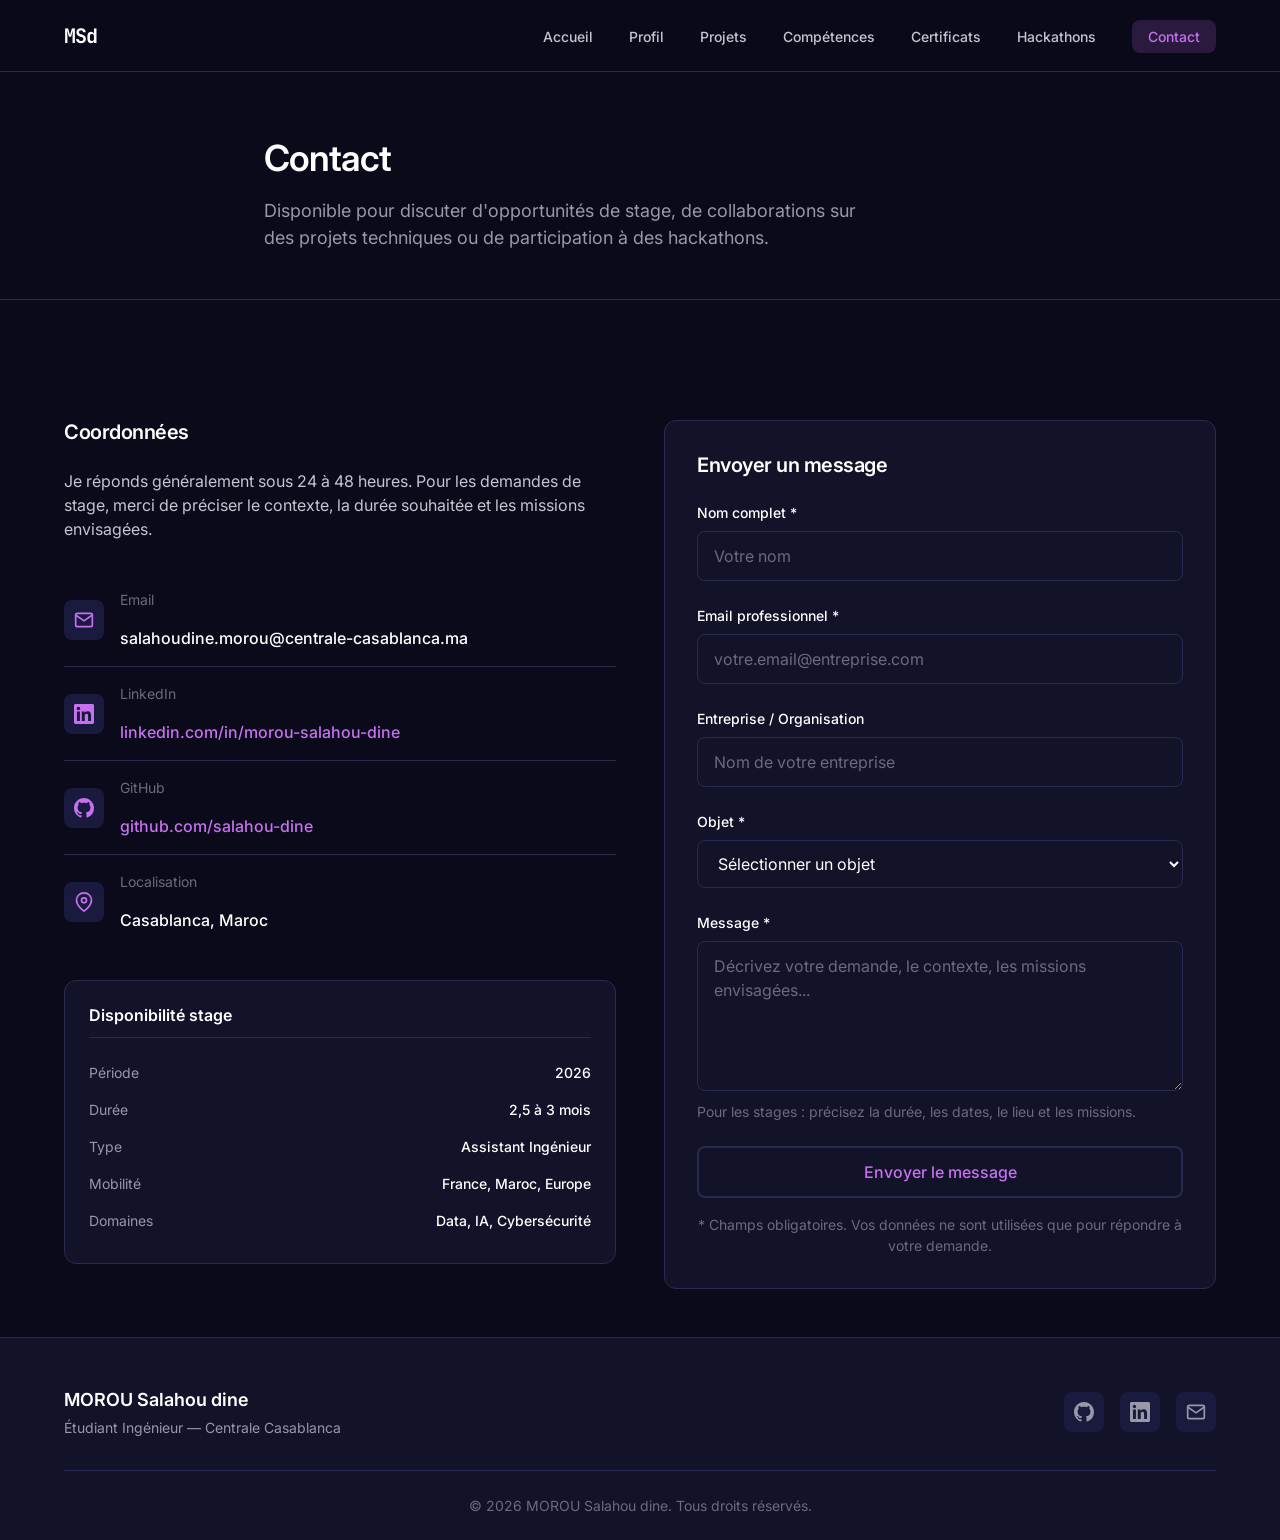
<file: contact.html>
<!DOCTYPE html>
<html lang="fr">
<head>
    <meta charset="UTF-8">
    <meta name="viewport" content="width=device-width, initial-scale=1.0">
    <meta name="description" content="Contacter MOROU Salahou dine - Étudiant ingénieur disponible pour stages et collaborations.">
    
    <title>Contact | MOROU Salahou dine</title>
    
    <link rel="preconnect" href="https://fonts.googleapis.com">
    <link rel="preconnect" href="https://fonts.gstatic.com" crossorigin>
    <link href="https://fonts.googleapis.com/css2?family=Inter:wght@300;400;500;600;700&family=JetBrains+Mono:wght@400;500&display=swap" rel="stylesheet">
    
    <link rel="stylesheet" href="css/variables.css">
    <link rel="stylesheet" href="css/base.css">
    <link rel="stylesheet" href="css/components.css">
    <link rel="stylesheet" href="css/layout.css">
    <link rel="stylesheet" href="css/pages.css">
    
    <link rel="icon" type="image/svg+xml" href="assets/favicon.svg">
</head>
<body>
    <!-- Navigation -->
    <nav class="navbar" id="navbar">
        <div class="nav-container">
            <a href="index.html" class="nav-logo">
                <span class="logo-text">MSd</span>
            </a>
            
            <button class="nav-toggle" id="navToggle" aria-label="Menu">
                <span class="hamburger"></span>
            </button>
            
            <ul class="nav-menu" id="navMenu">
                <li><a href="index.html" class="nav-link">Accueil</a></li>
                <li><a href="about.html" class="nav-link">Profil</a></li>
                <li><a href="projects.html" class="nav-link">Projets</a></li>
                <li><a href="skills.html" class="nav-link">Compétences</a></li>
                <li><a href="certificates.html" class="nav-link">Certificats</a></li>
                <li><a href="hackathons.html" class="nav-link">Hackathons</a></li>
                <li><a href="contact.html" class="nav-link nav-link--cta active">Contact</a></li>
            </ul>
        </div>
    </nav>

    <!-- Page Header -->
    <header class="page-header">
        <div class="container">
            <h1 class="page-title">Contact</h1>
            <p class="page-description">
                Disponible pour discuter d'opportunités de stage, de collaborations 
                sur des projets techniques ou de participation à des hackathons.
            </p>
        </div>
    </header>

    <!-- Main Content -->
    <main class="main-content">
        <div class="container">
            <div class="contact-grid">
                
                <!-- Contact Info -->
                <div class="contact-info">
                    <h2>Coordonnées</h2>
                    <p>
                        Je réponds généralement sous 24 à 48 heures. Pour les demandes 
                        de stage, merci de préciser le contexte, la durée souhaitée 
                        et les missions envisagées.
                    </p>
                    
                    <div class="contact-methods">
                        <div class="contact-method">
                            <div class="contact-method-icon">
                                <svg width="20" height="20" viewBox="0 0 24 24" fill="none" stroke="currentColor" stroke-width="2">
                                    <path d="M4 4h16c1.1 0 2 .9 2 2v12c0 1.1-.9 2-2 2H4c-1.1 0-2-.9-2-2V6c0-1.1.9-2 2-2z"/>
                                    <polyline points="22,6 12,13 2,6"/>
                                </svg>
                            </div>
                            <div>
                                <p class="contact-method-label">Email</p>
                                <p class="contact-method-value">salahoudine.morou@centrale-casablanca.ma</p>
                            </div>
                        </div>
                        
                        <div class="contact-method">
                            <div class="contact-method-icon">
                                <svg width="20" height="20" viewBox="0 0 24 24" fill="currentColor">
                                    <path d="M20.447 20.452h-3.554v-5.569c0-1.328-.027-3.037-1.852-3.037-1.853 0-2.136 1.445-2.136 2.939v5.667H9.351V9h3.414v1.561h.046c.477-.9 1.637-1.85 3.37-1.85 3.601 0 4.267 2.37 4.267 5.455v6.286zM5.337 7.433c-1.144 0-2.063-.926-2.063-2.065 0-1.138.92-2.063 2.063-2.063 1.14 0 2.064.925 2.064 2.063 0 1.139-.925 2.065-2.064 2.065zm1.782 13.019H3.555V9h3.564v11.452zM22.225 0H1.771C.792 0 0 .774 0 1.729v20.542C0 23.227.792 24 1.771 24h20.451C23.2 24 24 23.227 24 22.271V1.729C24 .774 23.2 0 22.222 0h.003z"/>
                                </svg>
                            </div>
                            <div>
                                <p class="contact-method-label">LinkedIn</p>
                                <a href="https://linkedin.com/in/" target="_blank" rel="noopener noreferrer" class="contact-method-value" style="color: var(--color-accent-primary);">
                                    linkedin.com/in/morou-salahou-dine
                                </a>
                            </div>
                        </div>
                        
                        <div class="contact-method">
                            <div class="contact-method-icon">
                                <svg width="20" height="20" viewBox="0 0 24 24" fill="currentColor">
                                    <path d="M12 0C5.37 0 0 5.37 0 12c0 5.31 3.435 9.795 8.205 11.385.6.105.825-.255.825-.57 0-.285-.015-1.23-.015-2.235-3.015.555-3.795-.735-4.035-1.41-.135-.345-.72-1.41-1.23-1.695-.42-.225-1.02-.78-.015-.795.945-.015 1.62.87 1.845 1.23 1.08 1.815 2.805 1.305 3.495.99.105-.78.42-1.305.765-1.605-2.67-.3-5.46-1.335-5.46-5.925 0-1.305.465-2.385 1.23-3.225-.12-.3-.54-1.53.12-3.18 0 0 1.005-.315 3.3 1.23.96-.27 1.98-.405 3-.405s2.04.135 3 .405c2.295-1.56 3.3-1.23 3.3-1.23.66 1.65.24 2.88.12 3.18.765.84 1.23 1.905 1.23 3.225 0 4.605-2.805 5.625-5.475 5.925.435.375.81 1.095.81 2.22 0 1.605-.015 2.895-.015 3.3 0 .315.225.69.825.57A12.02 12.02 0 0024 12c0-6.63-5.37-12-12-12z"/>
                                </svg>
                            </div>
                            <div>
                                <p class="contact-method-label">GitHub</p>
                                <a href="https://github.com/" target="_blank" rel="noopener noreferrer" class="contact-method-value" style="color: var(--color-accent-primary);">
                                    github.com/salahou-dine
                                </a>
                            </div>
                        </div>
                        
                        <div class="contact-method">
                            <div class="contact-method-icon">
                                <svg width="20" height="20" viewBox="0 0 24 24" fill="none" stroke="currentColor" stroke-width="2">
                                    <path d="M21 10c0 7-9 13-9 13s-9-6-9-13a9 9 0 0 1 18 0z"/>
                                    <circle cx="12" cy="10" r="3"/>
                                </svg>
                            </div>
                            <div>
                                <p class="contact-method-label">Localisation</p>
                                <p class="contact-method-value">Casablanca, Maroc</p>
                            </div>
                        </div>
                    </div>
                    
                    <!-- Availability Card -->
                    <div class="info-card" style="margin-top: var(--space-8);">
                        <h3>Disponibilité stage</h3>
                        <div class="info-item">
                            <span class="info-label">Période</span>
                            <span class="info-value">2026</span>
                        </div>
                        <div class="info-item">
                            <span class="info-label">Durée</span>
                            <span class="info-value">2,5 à 3 mois</span>
                        </div>
                        <div class="info-item">
                            <span class="info-label">Type</span>
                            <span class="info-value">Assistant Ingénieur</span>
                        </div>
                        <div class="info-item">
                            <span class="info-label">Mobilité</span>
                            <span class="info-value">France, Maroc, Europe</span>
                        </div>
                        <div class="info-item">
                            <span class="info-label">Domaines</span>
                            <span class="info-value">Data, IA, Cybersécurité</span>
                        </div>
                    </div>
                </div>
                
                <!-- Contact Form -->
                <div class="contact-form">
                    <h2>Envoyer un message</h2>
                    
                    <form id="contactForm" action="https://formspree.io/f/xnjbbzrn" method="POST">
                        <!-- Champs cachés pour Formspree -->
                        <input type="hidden" name="_subject" value="Nouveau message depuis le portfolio">
                        <input type="text" name="_gotcha" style="display:none">
                        
                        <div class="form-group">
                            <label for="name" class="form-label">Nom complet *</label>
                            <input 
                                type="text" 
                                id="name" 
                                name="name" 
                                class="form-input" 
                                placeholder="Votre nom"
                                required
                            >
                        </div>
                        
                        <div class="form-group">
                            <label for="email" class="form-label">Email professionnel *</label>
                            <input 
                                type="email" 
                                id="email" 
                                name="email" 
                                class="form-input" 
                                placeholder="votre.email@entreprise.com"
                                required
                            >
                        </div>
                        
                        <div class="form-group">
                            <label for="company" class="form-label">Entreprise / Organisation</label>
                            <input 
                                type="text" 
                                id="company" 
                                name="company" 
                                class="form-input" 
                                placeholder="Nom de votre entreprise"
                            >
                        </div>
                        
                        <div class="form-group">
                            <label for="subject" class="form-label">Objet *</label>
                            <select id="subject" name="subject" class="form-input" required>
                                <option value="">Sélectionner un objet</option>
                                <option value="stage">Proposition de stage</option>
                                <option value="hackathon">Invitation hackathon / compétition</option>
                                <option value="collaboration">Collaboration projet</option>
                                <option value="question">Question technique</option>
                                <option value="autre">Autre</option>
                            </select>
                        </div>
                        
                        <div class="form-group">
                            <label for="message" class="form-label">Message *</label>
                            <textarea 
                                id="message" 
                                name="message" 
                                class="form-textarea" 
                                placeholder="Décrivez votre demande, le contexte, les missions envisagées..."
                                required
                            ></textarea>
                            <p class="form-hint">
                                Pour les stages : précisez la durée, les dates, le lieu et les missions.
                            </p>
                        </div>
                        
                        <button type="submit" class="btn btn--primary btn--large" style="width: 100%;">
                            Envoyer le message
                        </button>
                    </form>
                    
                    <p style="font-size: var(--text-sm); color: var(--color-text-muted); margin-top: var(--space-4); text-align: center;">
                        * Champs obligatoires. Vos données ne sont utilisées que pour répondre à votre demande.
                    </p>
                </div>
                
            </div>
        </div>
    </main>

    <!-- Footer -->
    <footer class="footer">
        <div class="container">
            <div class="footer-content">
                <div class="footer-info">
                    <p class="footer-name">MOROU Salahou dine</p>
                    <p class="footer-role">Étudiant Ingénieur — Centrale Casablanca</p>
                </div>
                
                <div class="footer-links">
                    <a href="https://github.com/" target="_blank" rel="noopener noreferrer" aria-label="GitHub">
                        <svg width="20" height="20" viewBox="0 0 24 24" fill="currentColor">
                            <path d="M12 0C5.37 0 0 5.37 0 12c0 5.31 3.435 9.795 8.205 11.385.6.105.825-.255.825-.57 0-.285-.015-1.23-.015-2.235-3.015.555-3.795-.735-4.035-1.41-.135-.345-.72-1.41-1.23-1.695-.42-.225-1.02-.78-.015-.795.945-.015 1.62.87 1.845 1.23 1.08 1.815 2.805 1.305 3.495.99.105-.78.42-1.305.765-1.605-2.67-.3-5.46-1.335-5.46-5.925 0-1.305.465-2.385 1.23-3.225-.12-.3-.54-1.53.12-3.18 0 0 1.005-.315 3.3 1.23.96-.27 1.98-.405 3-.405s2.04.135 3 .405c2.295-1.56 3.3-1.23 3.3-1.23.66 1.65.24 2.88.12 3.18.765.84 1.23 1.905 1.23 3.225 0 4.605-2.805 5.625-5.475 5.925.435.375.81 1.095.81 2.22 0 1.605-.015 2.895-.015 3.3 0 .315.225.69.825.57A12.02 12.02 0 0024 12c0-6.63-5.37-12-12-12z"/>
                        </svg>
                    </a>
                    <a href="https://linkedin.com/" target="_blank" rel="noopener noreferrer" aria-label="LinkedIn">
                        <svg width="20" height="20" viewBox="0 0 24 24" fill="currentColor">
                            <path d="M20.447 20.452h-3.554v-5.569c0-1.328-.027-3.037-1.852-3.037-1.853 0-2.136 1.445-2.136 2.939v5.667H9.351V9h3.414v1.561h.046c.477-.9 1.637-1.85 3.37-1.85 3.601 0 4.267 2.37 4.267 5.455v6.286zM5.337 7.433c-1.144 0-2.063-.926-2.063-2.065 0-1.138.92-2.063 2.063-2.063 1.14 0 2.064.925 2.064 2.063 0 1.139-.925 2.065-2.064 2.065zm1.782 13.019H3.555V9h3.564v11.452zM22.225 0H1.771C.792 0 0 .774 0 1.729v20.542C0 23.227.792 24 1.771 24h20.451C23.2 24 24 23.227 24 22.271V1.729C24 .774 23.2 0 22.222 0h.003z"/>
                        </svg>
                    </a>
                    <a href="mailto:contact@example.com" aria-label="Email">
                        <svg width="20" height="20" viewBox="0 0 24 24" fill="none" stroke="currentColor" stroke-width="2">
                            <path d="M4 4h16c1.1 0 2 .9 2 2v12c0 1.1-.9 2-2 2H4c-1.1 0-2-.9-2-2V6c0-1.1.9-2 2-2z"/>
                            <polyline points="22,6 12,13 2,6"/>
                        </svg>
                    </a>
                </div>
            </div>
            
            <div class="footer-bottom">
                <p>&copy; 2026 MOROU Salahou dine. Tous droits réservés.</p>
            </div>
        </div>
    </footer>

    <script src="js/main.js"></script>
</body>
</html>
</file>
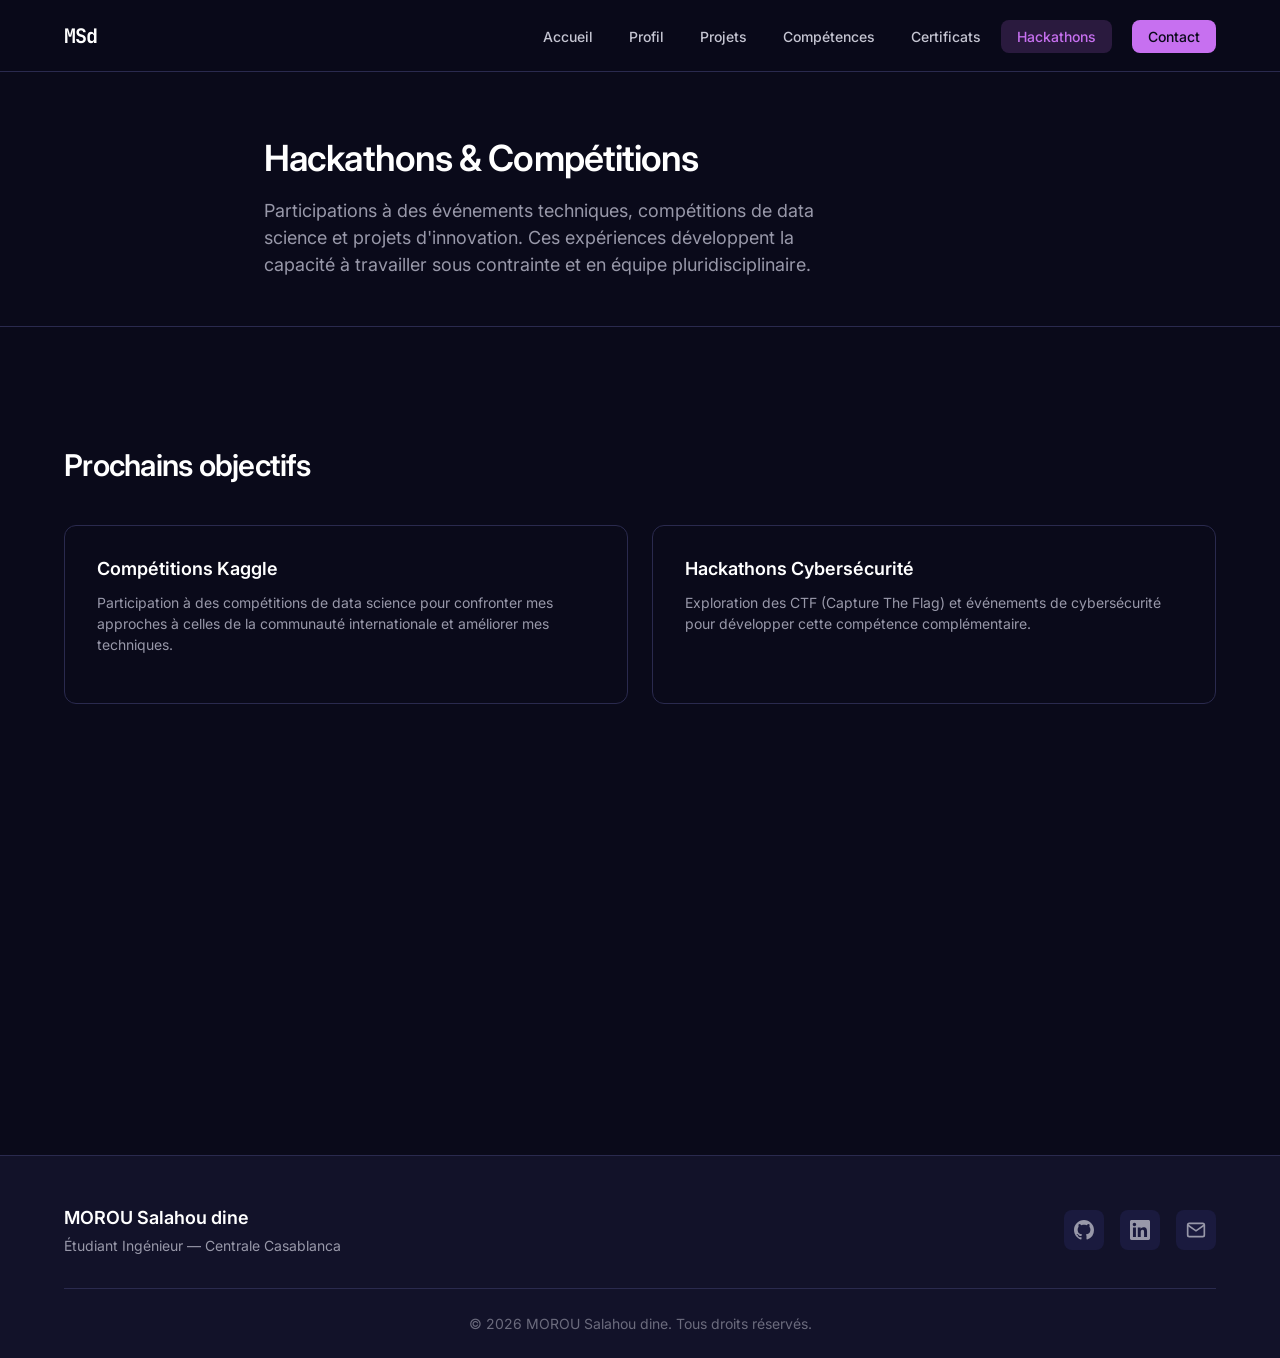
<file: hackathons.html>
<!DOCTYPE html>
<html lang="fr">
<head>
    <meta charset="UTF-8">
    <meta name="viewport" content="width=device-width, initial-scale=1.0">
    <meta name="description" content="Hackathons et projets académiques de MOROU Salahou dine - Compétitions IA et innovation.">
    
    <title>Hackathons | MOROU Salahou dine</title>
    
    <link rel="preconnect" href="https://fonts.googleapis.com">
    <link rel="preconnect" href="https://fonts.gstatic.com" crossorigin>
    <link href="https://fonts.googleapis.com/css2?family=Inter:wght@300;400;500;600;700&family=JetBrains+Mono:wght@400;500&display=swap" rel="stylesheet">
    
    <link rel="stylesheet" href="css/variables.css">
    <link rel="stylesheet" href="css/base.css">
    <link rel="stylesheet" href="css/components.css">
    <link rel="stylesheet" href="css/layout.css">
    <link rel="stylesheet" href="css/pages.css">
    
    <link rel="icon" type="image/svg+xml" href="assets/favicon.svg">
</head>
<body>
    <!-- Navigation -->
    <nav class="navbar" id="navbar">
        <div class="nav-container">
            <a href="index.html" class="nav-logo">
                <span class="logo-text">MSd</span>
            </a>
            
            <button class="nav-toggle" id="navToggle" aria-label="Menu">
                <span class="hamburger"></span>
            </button>
            
            <ul class="nav-menu" id="navMenu">
                <li><a href="index.html" class="nav-link">Accueil</a></li>
                <li><a href="about.html" class="nav-link">Profil</a></li>
                <li><a href="projects.html" class="nav-link">Projets</a></li>
                <li><a href="skills.html" class="nav-link">Compétences</a></li>
                <li><a href="certificates.html" class="nav-link">Certificats</a></li>
                <li><a href="hackathons.html" class="nav-link active">Hackathons</a></li>
                <li><a href="contact.html" class="nav-link nav-link--cta">Contact</a></li>
            </ul>
        </div>
    </nav>

    <!-- Page Header -->
    <header class="page-header">
        <div class="container">
            <h1 class="page-title">Hackathons & Compétitions</h1>
            <p class="page-description">
                Participations à des événements techniques, compétitions de data science 
                et projets d'innovation. Ces expériences développent la capacité à 
                travailler sous contrainte et en équipe pluridisciplinaire.
            </p>
        </div>
    </header>

    <!-- Main Content -->
    <main class="main-content">
        <div class="container">

            <!-- Future -->
            <section class="section" style="padding-top: var(--space-12);">
                <h2 style="margin-bottom: var(--space-6);">Prochains objectifs</h2>
                
                <div class="overview-grid" style="grid-template-columns: repeat(2, 1fr);">
                    <div class="overview-card">
                        <h3 style="font-size: var(--text-lg); margin-bottom: var(--space-3);">Compétitions Kaggle</h3>
                        <p>
                            Participation à des compétitions de data science pour confronter 
                            mes approches à celles de la communauté internationale et 
                            améliorer mes techniques.
                        </p>
                    </div>
                    
                    <div class="overview-card">
                        <h3 style="font-size: var(--text-lg); margin-bottom: var(--space-3);">Hackathons Cybersécurité</h3>
                        <p>
                            Exploration des CTF (Capture The Flag) et événements de 
                            cybersécurité pour développer cette compétence complémentaire.
                        </p>
                    </div>
                </div>
            </section>

        </div>
    </main>

    <!-- Footer -->
    <footer class="footer">
        <div class="container">
            <div class="footer-content">
                <div class="footer-info">
                    <p class="footer-name">MOROU Salahou dine</p>
                    <p class="footer-role">Étudiant Ingénieur — Centrale Casablanca</p>
                </div>
                
                <div class="footer-links">
                    <a href="https://github.com/" target="_blank" rel="noopener noreferrer" aria-label="GitHub">
                        <svg width="20" height="20" viewBox="0 0 24 24" fill="currentColor">
                            <path d="M12 0C5.37 0 0 5.37 0 12c0 5.31 3.435 9.795 8.205 11.385.6.105.825-.255.825-.57 0-.285-.015-1.23-.015-2.235-3.015.555-3.795-.735-4.035-1.41-.135-.345-.72-1.41-1.23-1.695-.42-.225-1.02-.78-.015-.795.945-.015 1.62.87 1.845 1.23 1.08 1.815 2.805 1.305 3.495.99.105-.78.42-1.305.765-1.605-2.67-.3-5.46-1.335-5.46-5.925 0-1.305.465-2.385 1.23-3.225-.12-.3-.54-1.53.12-3.18 0 0 1.005-.315 3.3 1.23.96-.27 1.98-.405 3-.405s2.04.135 3 .405c2.295-1.56 3.3-1.23 3.3-1.23.66 1.65.24 2.88.12 3.18.765.84 1.23 1.905 1.23 3.225 0 4.605-2.805 5.625-5.475 5.925.435.375.81 1.095.81 2.22 0 1.605-.015 2.895-.015 3.3 0 .315.225.69.825.57A12.02 12.02 0 0024 12c0-6.63-5.37-12-12-12z"/>
                        </svg>
                    </a>
                    <a href="https://linkedin.com/" target="_blank" rel="noopener noreferrer" aria-label="LinkedIn">
                        <svg width="20" height="20" viewBox="0 0 24 24" fill="currentColor">
                            <path d="M20.447 20.452h-3.554v-5.569c0-1.328-.027-3.037-1.852-3.037-1.853 0-2.136 1.445-2.136 2.939v5.667H9.351V9h3.414v1.561h.046c.477-.9 1.637-1.85 3.37-1.85 3.601 0 4.267 2.37 4.267 5.455v6.286zM5.337 7.433c-1.144 0-2.063-.926-2.063-2.065 0-1.138.92-2.063 2.063-2.063 1.14 0 2.064.925 2.064 2.063 0 1.139-.925 2.065-2.064 2.065zm1.782 13.019H3.555V9h3.564v11.452zM22.225 0H1.771C.792 0 0 .774 0 1.729v20.542C0 23.227.792 24 1.771 24h20.451C23.2 24 24 23.227 24 22.271V1.729C24 .774 23.2 0 22.222 0h.003z"/>
                        </svg>
                    </a>
                    <a href="mailto:contact@example.com" aria-label="Email">
                        <svg width="20" height="20" viewBox="0 0 24 24" fill="none" stroke="currentColor" stroke-width="2">
                            <path d="M4 4h16c1.1 0 2 .9 2 2v12c0 1.1-.9 2-2 2H4c-1.1 0-2-.9-2-2V6c0-1.1.9-2 2-2z"/>
                            <polyline points="22,6 12,13 2,6"/>
                        </svg>
                    </a>
                </div>
            </div>
            
            <div class="footer-bottom">
                <p>&copy; 2026 MOROU Salahou dine. Tous droits réservés.</p>
            </div>
        </div>
    </footer>

    <script src="js/main.js"></script>
</body>
</html>
</file>
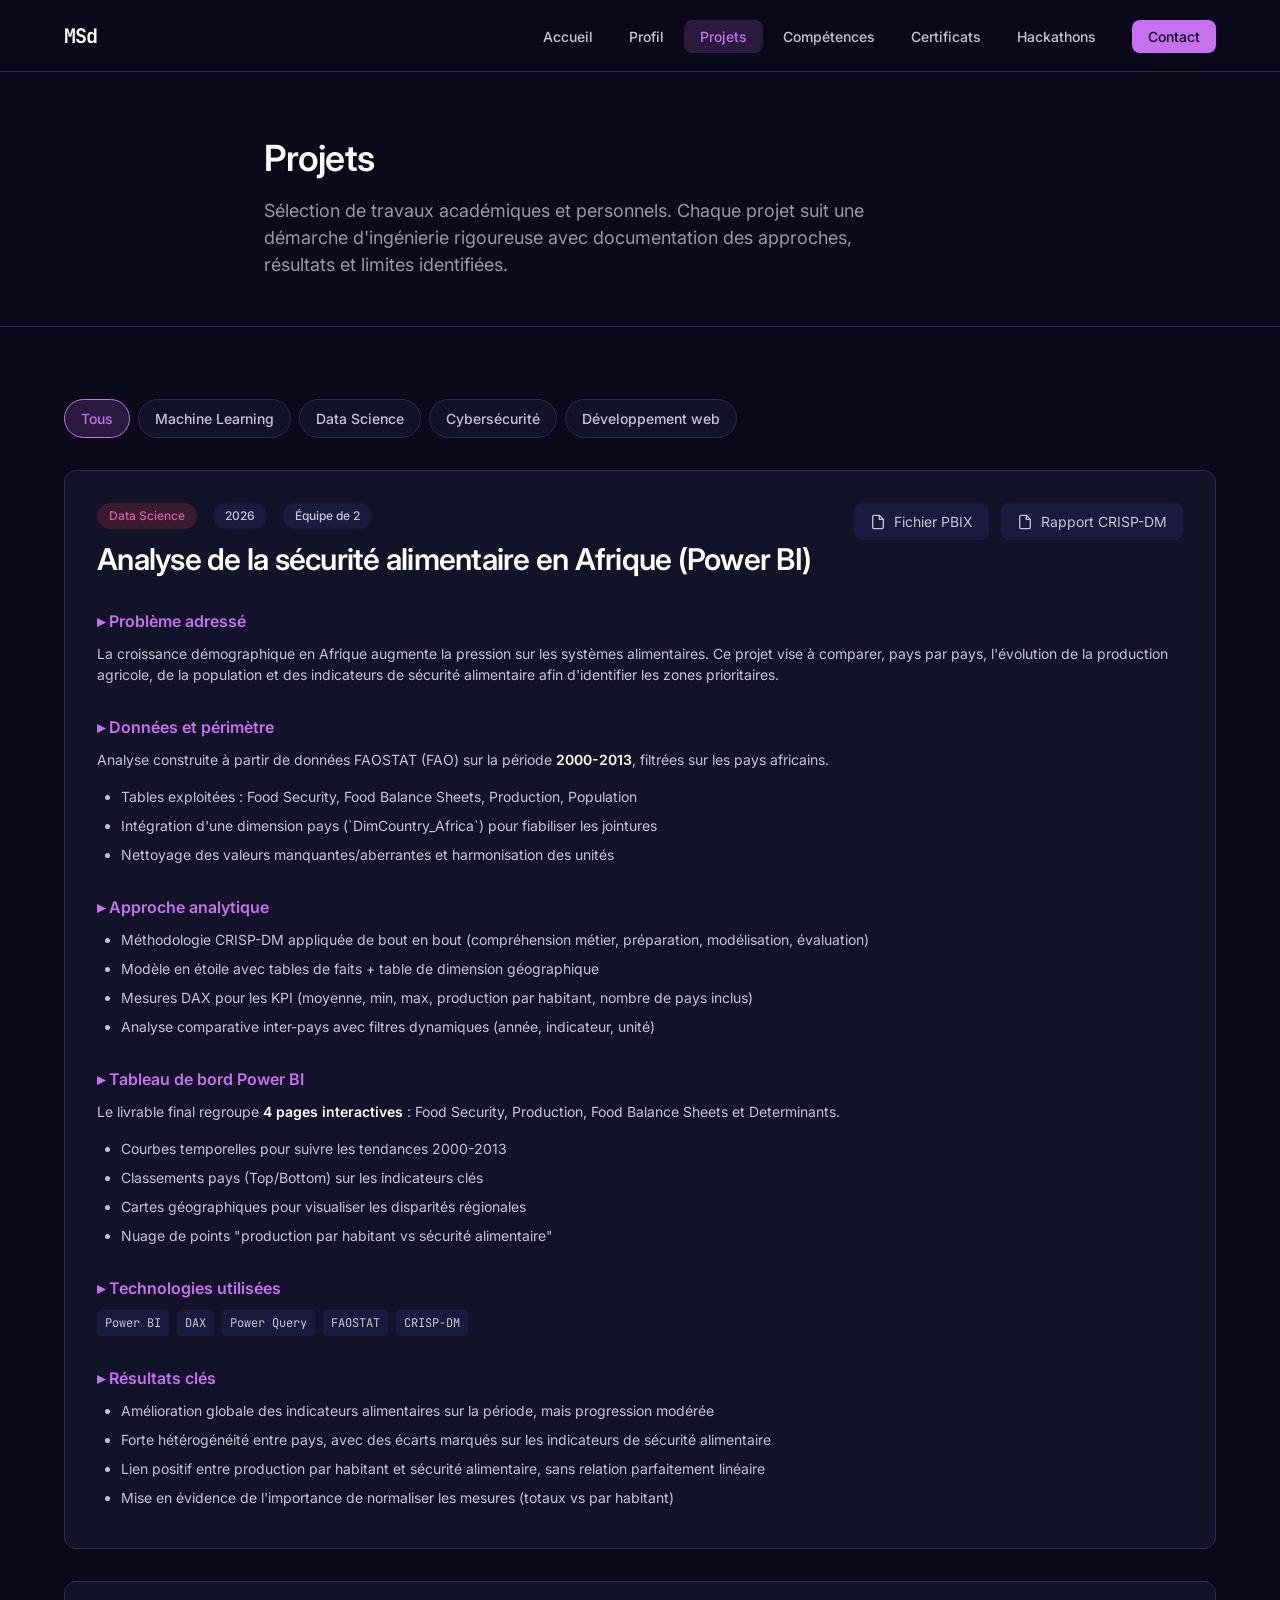
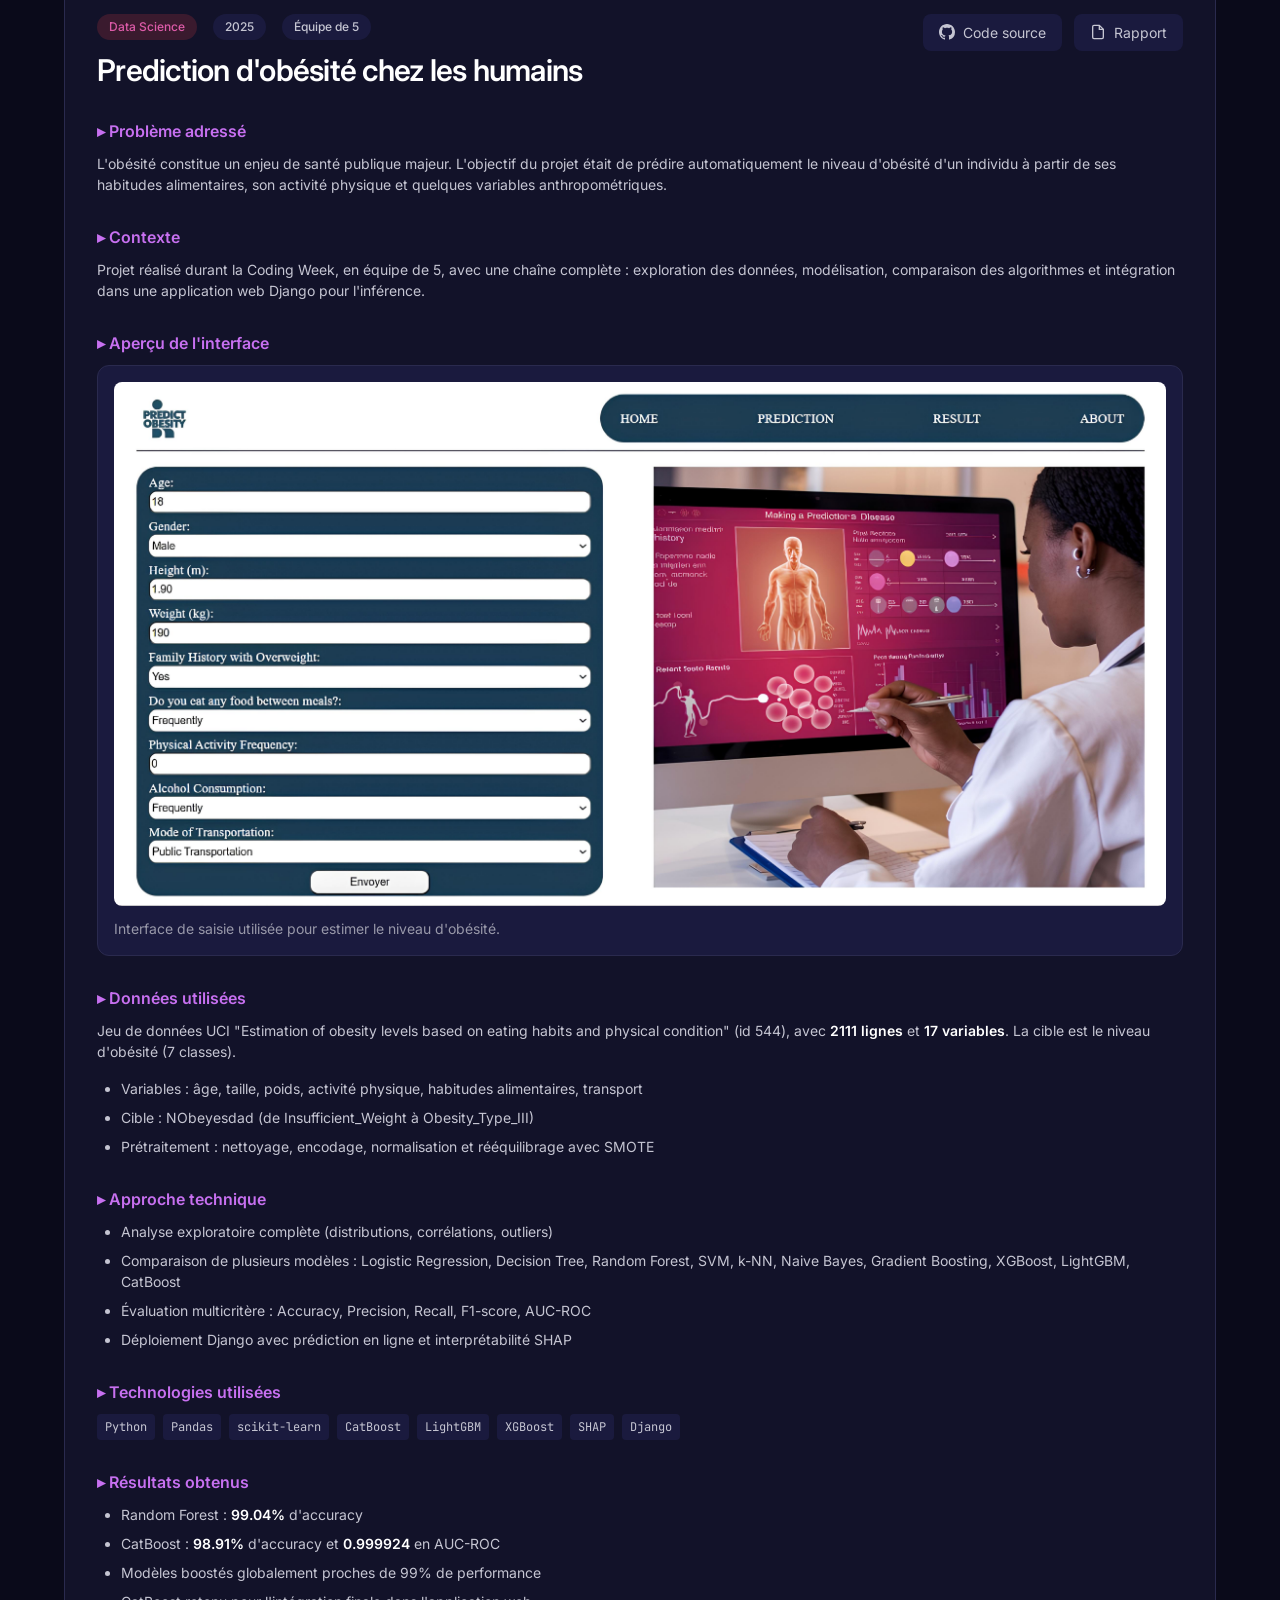
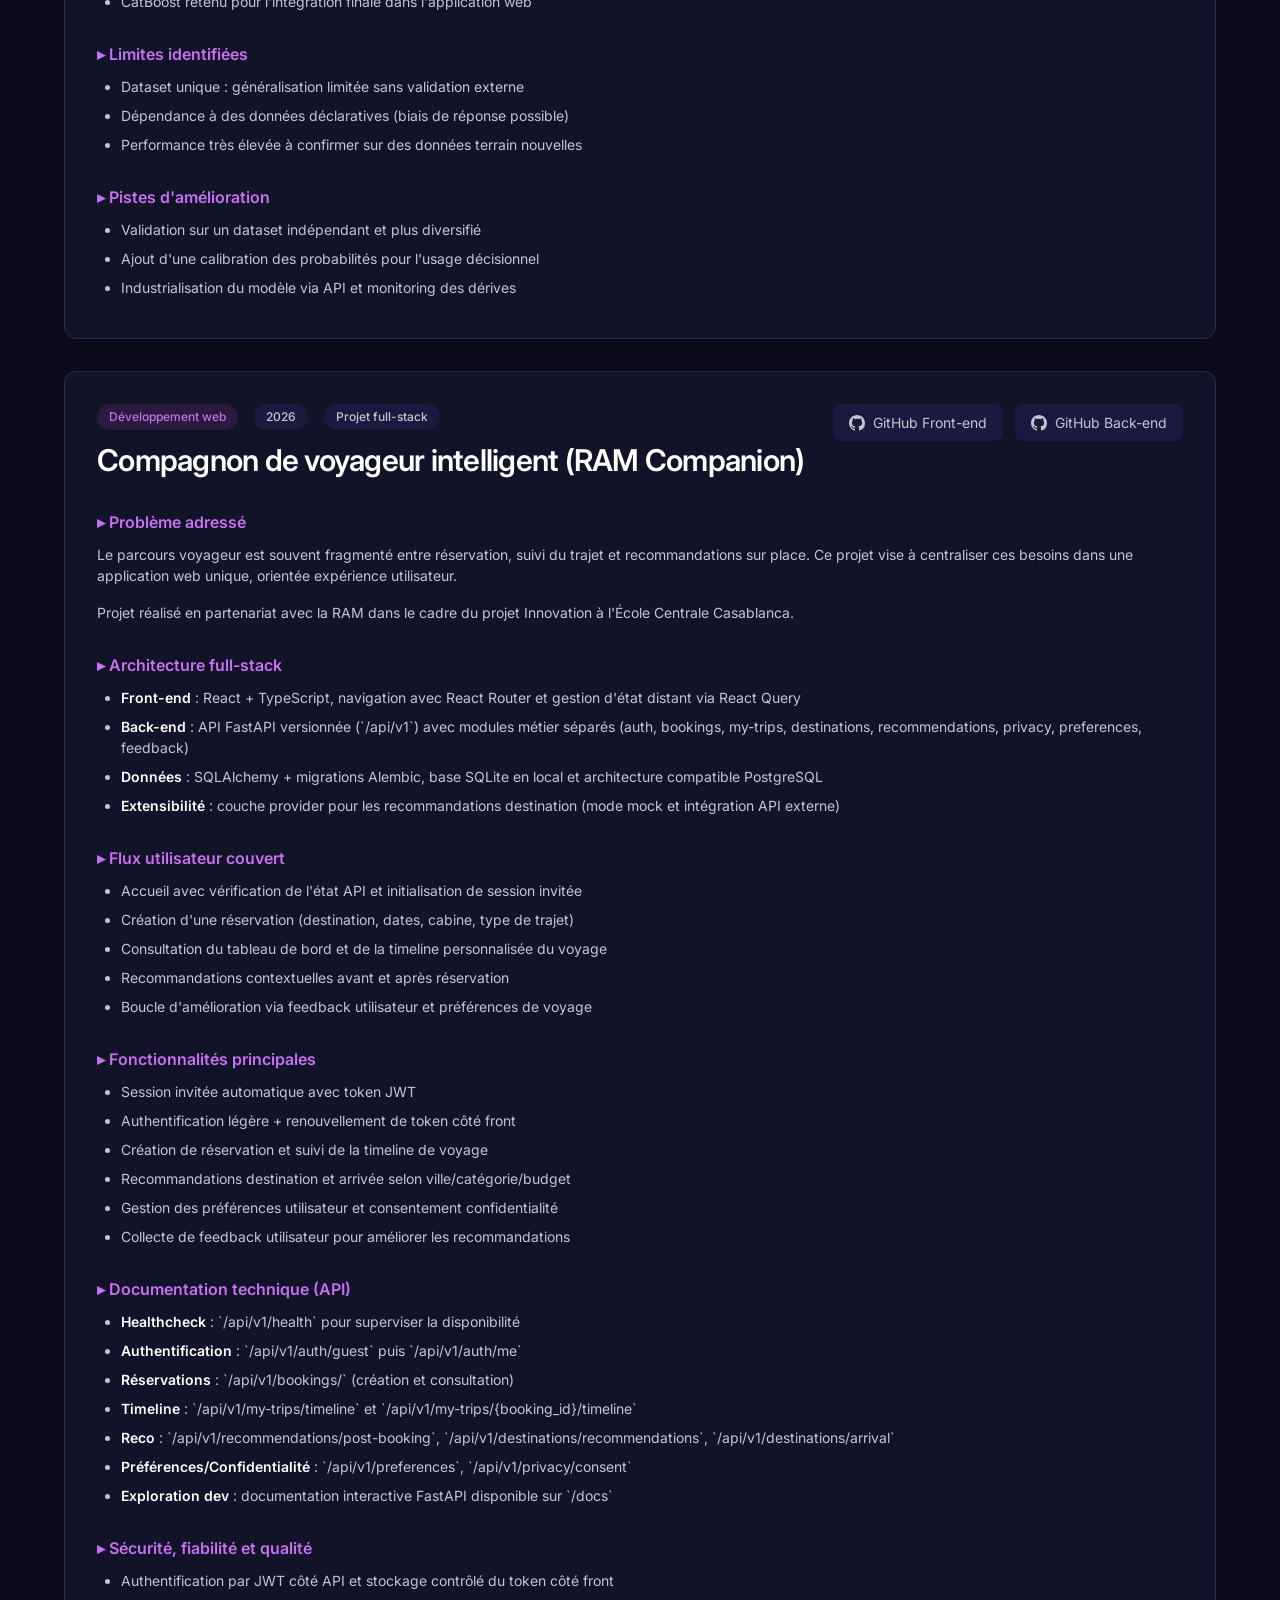
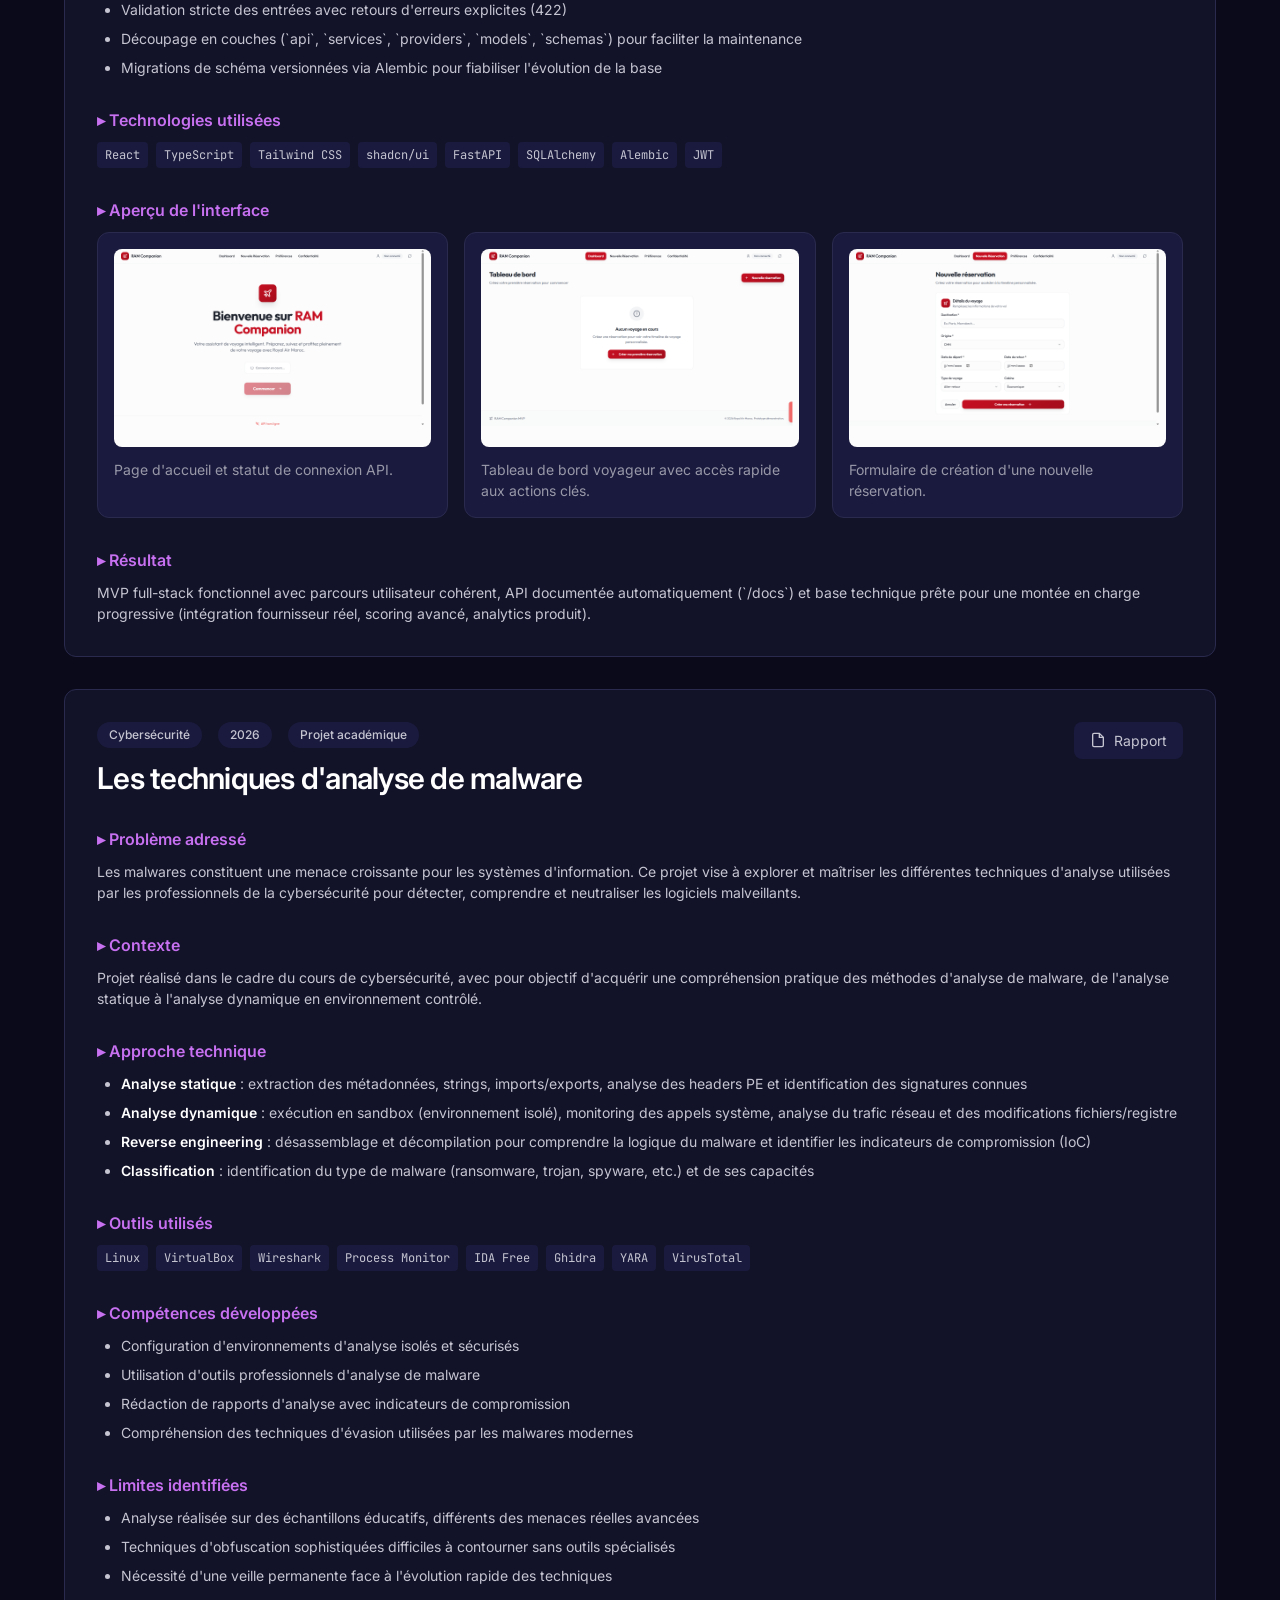
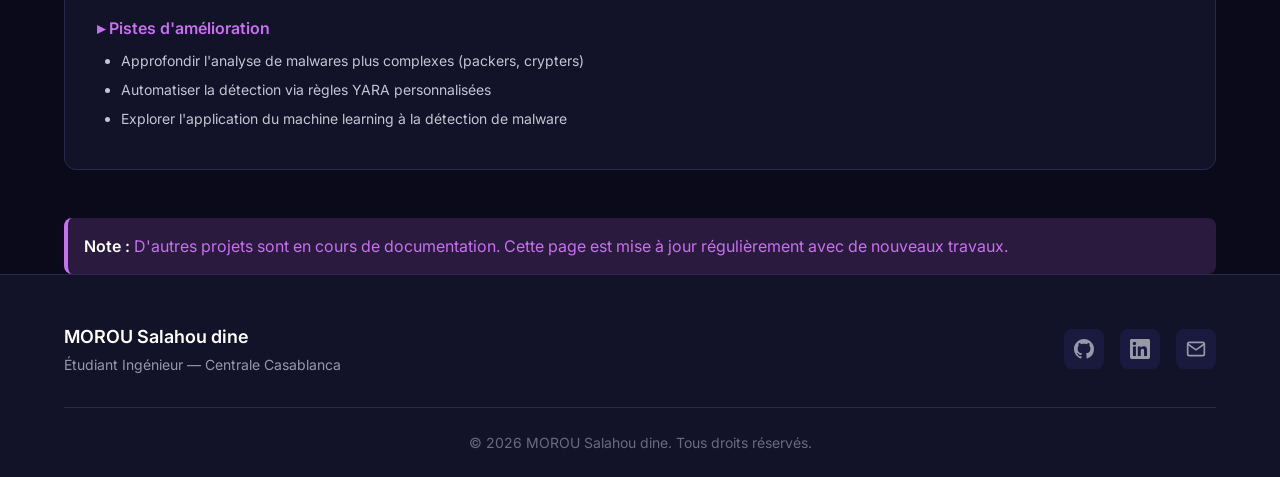
<file: projects.html>
<!DOCTYPE html>
<html lang="fr">
<head>
    <meta charset="UTF-8">
    <meta name="viewport" content="width=device-width, initial-scale=1.0">
    <meta name="description" content="Projets IA, Data Science et Cybersécurité de MOROU Salahou dine - Étudiant ingénieur Centrale Casablanca.">
    
    <title>Projets | MOROU Salahou dine</title>
    
    <link rel="preconnect" href="https://fonts.googleapis.com">
    <link rel="preconnect" href="https://fonts.gstatic.com" crossorigin>
    <link href="https://fonts.googleapis.com/css2?family=Inter:wght@300;400;500;600;700&family=JetBrains+Mono:wght@400;500&display=swap" rel="stylesheet">
    
    <link rel="stylesheet" href="css/variables.css">
    <link rel="stylesheet" href="css/base.css">
    <link rel="stylesheet" href="css/components.css">
    <link rel="stylesheet" href="css/layout.css">
    <link rel="stylesheet" href="css/pages.css">
    
    <link rel="icon" type="image/svg+xml" href="assets/favicon.svg">
</head>
<body>
    <!-- Navigation -->
    <nav class="navbar" id="navbar">
        <div class="nav-container">
            <a href="index.html" class="nav-logo">
                <span class="logo-text">MSd</span>
            </a>
            
            <button class="nav-toggle" id="navToggle" aria-label="Menu">
                <span class="hamburger"></span>
            </button>
            
            <ul class="nav-menu" id="navMenu">
                <li><a href="index.html" class="nav-link">Accueil</a></li>
                <li><a href="about.html" class="nav-link">Profil</a></li>
                <li><a href="projects.html" class="nav-link active">Projets</a></li>
                <li><a href="skills.html" class="nav-link">Compétences</a></li>
                <li><a href="certificates.html" class="nav-link">Certificats</a></li>
                <li><a href="hackathons.html" class="nav-link">Hackathons</a></li>
                <li><a href="contact.html" class="nav-link nav-link--cta">Contact</a></li>
            </ul>
        </div>
    </nav>

    <!-- Page Header -->
    <header class="page-header">
        <div class="container">
            <h1 class="page-title">Projets</h1>
            <p class="page-description">
                Sélection de travaux académiques et personnels. Chaque projet suit une 
                démarche d'ingénierie rigoureuse avec documentation des approches, 
                résultats et limites identifiées.
            </p>
        </div>
    </header>

    <!-- Main Content -->
    <main class="main-content">
        <div class="container">
            <!-- Filters -->
            <div class="projects-filter">
                <button class="filter-btn active" data-filter="all">Tous</button>
                <button class="filter-btn" data-filter="ml">Machine Learning</button>
                <button class="filter-btn" data-filter="data">Data Science</button>
                <button class="filter-btn" data-filter="security">Cybersécurité</button>
                <button class="filter-btn" data-filter="web">Développement web</button>
            </div>

            <!-- Project 3: Power BI Food Security -->
            <article class="project-detail" id="food-security-africa" data-category="data">
                <div class="project-detail-header">
                    <div>
                        <div class="project-meta">
                            <span class="badge badge--secondary">Data Science</span>
                            <span class="badge">2026</span>
                            <span class="badge">Équipe de 2</span>
                        </div>
                        <h2 style="margin-top: var(--space-3);">Analyse de la sécurité alimentaire en Afrique (Power BI)</h2>
                    </div>
                    <div class="project-links">
                        <a href="Projet_Data_Analyse/Projet_Data_Analyse.pbix" target="_blank" rel="noopener noreferrer">
                            <svg width="16" height="16" viewBox="0 0 24 24" fill="none" stroke="currentColor" stroke-width="2">
                                <path d="M14 2H6a2 2 0 0 0-2 2v16a2 2 0 0 0 2 2h12a2 2 0 0 0 2-2V8z"/>
                                <polyline points="14 2 14 8 20 8"/>
                            </svg>
                            Fichier PBIX
                        </a>
                        <a href="Projet_Data_Analyse/Rapport_CRISP_DM_Morou_Ogodja.pdf" target="_blank" rel="noopener noreferrer">
                            <svg width="16" height="16" viewBox="0 0 24 24" fill="none" stroke="currentColor" stroke-width="2">
                                <path d="M14 2H6a2 2 0 0 0-2 2v16a2 2 0 0 0 2 2h12a2 2 0 0 0 2-2V8z"/>
                                <polyline points="14 2 14 8 20 8"/>
                            </svg>
                            Rapport CRISP-DM
                        </a>
                    </div>
                </div>

                <div class="project-section">
                    <h3>Problème adressé</h3>
                    <p>
                        La croissance démographique en Afrique augmente la pression sur les systèmes
                        alimentaires. Ce projet vise à comparer, pays par pays, l'évolution de la
                        production agricole, de la population et des indicateurs de sécurité
                        alimentaire afin d'identifier les zones prioritaires.
                    </p>
                </div>

                <div class="project-section">
                    <h3>Données et périmètre</h3>
                    <p>
                        Analyse construite à partir de données FAOSTAT (FAO) sur la période
                        <strong>2000-2013</strong>, filtrées sur les pays africains.
                    </p>
                    <ul>
                        <li>Tables exploitées : Food Security, Food Balance Sheets, Production, Population</li>
                        <li>Intégration d'une dimension pays (`DimCountry_Africa`) pour fiabiliser les jointures</li>
                        <li>Nettoyage des valeurs manquantes/aberrantes et harmonisation des unités</li>
                    </ul>
                </div>

                <div class="project-section">
                    <h3>Approche analytique</h3>
                    <ul>
                        <li>Méthodologie CRISP-DM appliquée de bout en bout (compréhension métier, préparation, modélisation, évaluation)</li>
                        <li>Modèle en étoile avec tables de faits + table de dimension géographique</li>
                        <li>Mesures DAX pour les KPI (moyenne, min, max, production par habitant, nombre de pays inclus)</li>
                        <li>Analyse comparative inter-pays avec filtres dynamiques (année, indicateur, unité)</li>
                    </ul>
                </div>

                <div class="project-section">
                    <h3>Tableau de bord Power BI</h3>
                    <p>
                        Le livrable final regroupe <strong>4 pages interactives</strong> :
                        Food Security, Production, Food Balance Sheets et Determinants.
                    </p>
                    <ul>
                        <li>Courbes temporelles pour suivre les tendances 2000-2013</li>
                        <li>Classements pays (Top/Bottom) sur les indicateurs clés</li>
                        <li>Cartes géographiques pour visualiser les disparités régionales</li>
                        <li>Nuage de points "production par habitant vs sécurité alimentaire"</li>
                    </ul>
                </div>

                <div class="project-section">
                    <h3>Technologies utilisées</h3>
                    <div class="project-tech">
                        <span>Power BI</span>
                        <span>DAX</span>
                        <span>Power Query</span>
                        <span>FAOSTAT</span>
                        <span>CRISP-DM</span>
                    </div>
                </div>

                <div class="project-section">
                    <h3>Résultats clés</h3>
                    <ul>
                        <li>Amélioration globale des indicateurs alimentaires sur la période, mais progression modérée</li>
                        <li>Forte hétérogénéité entre pays, avec des écarts marqués sur les indicateurs de sécurité alimentaire</li>
                        <li>Lien positif entre production par habitant et sécurité alimentaire, sans relation parfaitement linéaire</li>
                        <li>Mise en évidence de l'importance de normaliser les mesures (totaux vs par habitant)</li>
                    </ul>
                </div>
            </article>

            <!-- Project 4: Obesity Prediction -->
            <article class="project-detail" id="obesity-prediction" data-category="data">
                <div class="project-detail-header">
                    <div>
                        <div class="project-meta">
                            <span class="badge badge--secondary">Data Science</span>
                            <span class="badge">2025</span>
                            <span class="badge">Équipe de 5</span>
                        </div>
                        <h2 style="margin-top: var(--space-3);">Prediction d'obésité chez les humains</h2>
                    </div>
                    <div class="project-links">
                        <a href="https://github.com/salahou-dine/coding_week" target="_blank" rel="noopener noreferrer">
                            <svg width="16" height="16" viewBox="0 0 24 24" fill="currentColor">
                                <path d="M12 0C5.37 0 0 5.37 0 12c0 5.31 3.435 9.795 8.205 11.385.6.105.825-.255.825-.57 0-.285-.015-1.23-.015-2.235-3.015.555-3.795-.735-4.035-1.41-.135-.345-.72-1.41-1.23-1.695-.42-.225-1.02-.78-.015-.795.945-.015 1.62.87 1.845 1.23 1.08 1.815 2.805 1.305 3.495.99.105-.78.42-1.305.765-1.605-2.67-.3-5.46-1.335-5.46-5.925 0-1.305.465-2.385 1.23-3.225-.12-.3-.54-1.53.12-3.18 0 0 1.005-.315 3.3 1.23.96-.27 1.98-.405 3-.405s2.04.135 3 .405c2.295-1.56 3.3-1.23 3.3-1.23.66 1.65.24 2.88.12 3.18.765.84 1.23 1.905 1.23 3.225 0 4.605-2.805 5.625-5.475 5.925.435.375.81 1.095.81 2.22 0 1.605-.015 2.895-.015 3.3 0 .315.225.69.825.57A12.02 12.02 0 0024 12c0-6.63-5.37-12-12-12z"/>
                            </svg>
                            Code source
                        </a>
                        <a href="#">
                            <svg width="16" height="16" viewBox="0 0 24 24" fill="none" stroke="currentColor" stroke-width="2">
                                <path d="M14 2H6a2 2 0 0 0-2 2v16a2 2 0 0 0 2 2h12a2 2 0 0 0 2-2V8z"/>
                                <polyline points="14 2 14 8 20 8"/>
                            </svg>
                            Rapport
                        </a>
                    </div>
                </div>

                <div class="project-section">
                    <h3>Problème adressé</h3>
                    <p>
                        L'obésité constitue un enjeu de santé publique majeur. L'objectif du projet
                        était de prédire automatiquement le niveau d'obésité d'un individu à partir
                        de ses habitudes alimentaires, son activité physique et quelques variables
                        anthropométriques.
                    </p>
                </div>

                <div class="project-section">
                    <h3>Contexte</h3>
                    <p>
                        Projet réalisé durant la Coding Week, en équipe de 5, avec une chaîne complète :
                        exploration des données, modélisation, comparaison des algorithmes et intégration
                        dans une application web Django pour l'inférence.
                    </p>
                </div>

                <div class="project-section">
                    <h3>Aperçu de l'interface</h3>
                    <figure class="project-visual">
                        <img src="assets/projects/obesity-interface.jpg" alt="Interface web de prédiction du niveau d'obésité">
                        <figcaption>Interface de saisie utilisée pour estimer le niveau d'obésité.</figcaption>
                    </figure>
                </div>

                <div class="project-section">
                    <h3>Données utilisées</h3>
                    <p>
                        Jeu de données UCI "Estimation of obesity levels based on eating habits and physical condition"
                        (id 544), avec <strong>2111 lignes</strong> et <strong>17 variables</strong>.
                        La cible est le niveau d'obésité (7 classes).
                    </p>
                    <ul>
                        <li>Variables : âge, taille, poids, activité physique, habitudes alimentaires, transport</li>
                        <li>Cible : NObeyesdad (de Insufficient_Weight à Obesity_Type_III)</li>
                        <li>Prétraitement : nettoyage, encodage, normalisation et rééquilibrage avec SMOTE</li>
                    </ul>
                </div>

                <div class="project-section">
                    <h3>Approche technique</h3>
                    <ul>
                        <li>Analyse exploratoire complète (distributions, corrélations, outliers)</li>
                        <li>Comparaison de plusieurs modèles : Logistic Regression, Decision Tree, Random Forest, SVM, k-NN, Naive Bayes, Gradient Boosting, XGBoost, LightGBM, CatBoost</li>
                        <li>Évaluation multicritère : Accuracy, Precision, Recall, F1-score, AUC-ROC</li>
                        <li>Déploiement Django avec prédiction en ligne et interprétabilité SHAP</li>
                    </ul>
                </div>

                <div class="project-section">
                    <h3>Technologies utilisées</h3>
                    <div class="project-tech">
                        <span>Python</span>
                        <span>Pandas</span>
                        <span>scikit-learn</span>
                        <span>CatBoost</span>
                        <span>LightGBM</span>
                        <span>XGBoost</span>
                        <span>SHAP</span>
                        <span>Django</span>
                    </div>
                </div>

                <div class="project-section">
                    <h3>Résultats obtenus</h3>
                    <ul>
                        <li>Random Forest : <strong>99.04%</strong> d'accuracy</li>
                        <li>CatBoost : <strong>98.91%</strong> d'accuracy et <strong>0.999924</strong> en AUC-ROC</li>
                        <li>Modèles boostés globalement proches de 99% de performance</li>
                        <li>CatBoost retenu pour l'intégration finale dans l'application web</li>
                    </ul>
                </div>

                <div class="project-section">
                    <h3>Limites identifiées</h3>
                    <ul>
                        <li>Dataset unique : généralisation limitée sans validation externe</li>
                        <li>Dépendance à des données déclaratives (biais de réponse possible)</li>
                        <li>Performance très élevée à confirmer sur des données terrain nouvelles</li>
                    </ul>
                </div>

                <div class="project-section">
                    <h3>Pistes d'amélioration</h3>
                    <ul>
                        <li>Validation sur un dataset indépendant et plus diversifié</li>
                        <li>Ajout d'une calibration des probabilités pour l'usage décisionnel</li>
                        <li>Industrialisation du modèle via API et monitoring des dérives</li>
                    </ul>
                </div>
            </article>

            <!-- Project 5: RAM Companion -->
            <article class="project-detail" id="ram-companion-webapp" data-category="web">
                <div class="project-detail-header">
                    <div>
                        <div class="project-meta">
                            <span class="badge badge--primary">Développement web</span>
                            <span class="badge">2026</span>
                            <span class="badge">Projet full-stack</span>
                        </div>
                        <h2 style="margin-top: var(--space-3);">Compagnon de voyageur intelligent (RAM Companion)</h2>
                    </div>
                    <div class="project-links">
                        <a href="https://github.com/salahou-dine/ram-journey-companion.git" target="_blank" rel="noopener noreferrer">
                            <svg width="16" height="16" viewBox="0 0 24 24" fill="currentColor">
                                <path d="M12 0C5.37 0 0 5.37 0 12c0 5.31 3.435 9.795 8.205 11.385.6.105.825-.255.825-.57 0-.285-.015-1.23-.015-2.235-3.015.555-3.795-.735-4.035-1.41-.135-.345-.72-1.41-1.23-1.695-.42-.225-1.02-.78-.015-.795.945-.015 1.62.87 1.845 1.23 1.08 1.815 2.805 1.305 3.495.99.105-.78.42-1.305.765-1.605-2.67-.3-5.46-1.335-5.46-5.925 0-1.305.465-2.385 1.23-3.225-.12-.3-.54-1.53.12-3.18 0 0 1.005-.315 3.3 1.23.96-.27 1.98-.405 3-.405s2.04.135 3 .405c2.295-1.56 3.3-1.23 3.3-1.23.66 1.65.24 2.88.12 3.18.765.84 1.23 1.905 1.23 3.225 0 4.605-2.805 5.625-5.475 5.925.435.375.81 1.095.81 2.22 0 1.605-.015 2.895-.015 3.3 0 .315.225.69.825.57A12.02 12.02 0 0024 12c0-6.63-5.37-12-12-12z"/>
                            </svg>
                            GitHub Front-end
                        </a>
                        <a href="https://github.com/salahou-dine/hon_hon.git" target="_blank" rel="noopener noreferrer">
                            <svg width="16" height="16" viewBox="0 0 24 24" fill="currentColor">
                                <path d="M12 0C5.37 0 0 5.37 0 12c0 5.31 3.435 9.795 8.205 11.385.6.105.825-.255.825-.57 0-.285-.015-1.23-.015-2.235-3.015.555-3.795-.735-4.035-1.41-.135-.345-.72-1.41-1.23-1.695-.42-.225-1.02-.78-.015-.795.945-.015 1.62.87 1.845 1.23 1.08 1.815 2.805 1.305 3.495.99.105-.78.42-1.305.765-1.605-2.67-.3-5.46-1.335-5.46-5.925 0-1.305.465-2.385 1.23-3.225-.12-.3-.54-1.53.12-3.18 0 0 1.005-.315 3.3 1.23.96-.27 1.98-.405 3-.405s2.04.135 3 .405c2.295-1.56 3.3-1.23 3.3-1.23.66 1.65.24 2.88.12 3.18.765.84 1.23 1.905 1.23 3.225 0 4.605-2.805 5.625-5.475 5.925.435.375.81 1.095.81 2.22 0 1.605-.015 2.895-.015 3.3 0 .315.225.69.825.57A12.02 12.02 0 0024 12c0-6.63-5.37-12-12-12z"/>
                            </svg>
                            GitHub Back-end
                        </a>
                    </div>
                </div>

                <div class="project-section">
                    <h3>Problème adressé</h3>
                    <p>
                        Le parcours voyageur est souvent fragmenté entre réservation, suivi du trajet
                        et recommandations sur place. Ce projet vise à centraliser ces besoins dans
                        une application web unique, orientée expérience utilisateur.
                    </p>
                    <p>
                        Projet réalisé en partenariat avec la RAM dans le cadre du projet Innovation
                        à l'École Centrale Casablanca.
                    </p>
                </div>

                <div class="project-section">
                    <h3>Architecture full-stack</h3>
                    <ul>
                        <li><strong>Front-end</strong> : React + TypeScript, navigation avec React Router et gestion d'état distant via React Query</li>
                        <li><strong>Back-end</strong> : API FastAPI versionnée (`/api/v1`) avec modules métier séparés (auth, bookings, my-trips, destinations, recommendations, privacy, preferences, feedback)</li>
                        <li><strong>Données</strong> : SQLAlchemy + migrations Alembic, base SQLite en local et architecture compatible PostgreSQL</li>
                        <li><strong>Extensibilité</strong> : couche provider pour les recommandations destination (mode mock et intégration API externe)</li>
                    </ul>
                </div>

                <div class="project-section">
                    <h3>Flux utilisateur couvert</h3>
                    <ul>
                        <li>Accueil avec vérification de l'état API et initialisation de session invitée</li>
                        <li>Création d'une réservation (destination, dates, cabine, type de trajet)</li>
                        <li>Consultation du tableau de bord et de la timeline personnalisée du voyage</li>
                        <li>Recommandations contextuelles avant et après réservation</li>
                        <li>Boucle d'amélioration via feedback utilisateur et préférences de voyage</li>
                    </ul>
                </div>

                <div class="project-section">
                    <h3>Fonctionnalités principales</h3>
                    <ul>
                        <li>Session invitée automatique avec token JWT</li>
                        <li>Authentification légère + renouvellement de token côté front</li>
                        <li>Création de réservation et suivi de la timeline de voyage</li>
                        <li>Recommandations destination et arrivée selon ville/catégorie/budget</li>
                        <li>Gestion des préférences utilisateur et consentement confidentialité</li>
                        <li>Collecte de feedback utilisateur pour améliorer les recommandations</li>
                    </ul>
                </div>

                <div class="project-section">
                    <h3>Documentation technique (API)</h3>
                    <ul>
                        <li><strong>Healthcheck</strong> : `/api/v1/health` pour superviser la disponibilité</li>
                        <li><strong>Authentification</strong> : `/api/v1/auth/guest` puis `/api/v1/auth/me`</li>
                        <li><strong>Réservations</strong> : `/api/v1/bookings/` (création et consultation)</li>
                        <li><strong>Timeline</strong> : `/api/v1/my-trips/timeline` et `/api/v1/my-trips/{booking_id}/timeline`</li>
                        <li><strong>Reco</strong> : `/api/v1/recommendations/post-booking`, `/api/v1/destinations/recommendations`, `/api/v1/destinations/arrival`</li>
                        <li><strong>Préférences/Confidentialité</strong> : `/api/v1/preferences`, `/api/v1/privacy/consent`</li>
                        <li><strong>Exploration dev</strong> : documentation interactive FastAPI disponible sur `/docs`</li>
                    </ul>
                </div>

                <div class="project-section">
                    <h3>Sécurité, fiabilité et qualité</h3>
                    <ul>
                        <li>Authentification par JWT côté API et stockage contrôlé du token côté front</li>
                        <li>Validation stricte des entrées avec retours d'erreurs explicites (422)</li>
                        <li>Découpage en couches (`api`, `services`, `providers`, `models`, `schemas`) pour faciliter la maintenance</li>
                        <li>Migrations de schéma versionnées via Alembic pour fiabiliser l'évolution de la base</li>
                    </ul>
                </div>

                <div class="project-section">
                    <h3>Technologies utilisées</h3>
                    <div class="project-tech">
                        <span>React</span>
                        <span>TypeScript</span>
                        <span>Tailwind CSS</span>
                        <span>shadcn/ui</span>
                        <span>FastAPI</span>
                        <span>SQLAlchemy</span>
                        <span>Alembic</span>
                        <span>JWT</span>
                    </div>
                </div>

                <div class="project-section">
                    <h3>Aperçu de l'interface</h3>
                    <div class="project-gallery">
                        <figure class="project-visual">
                            <img src="assets/projects/ram-companion-home.png" alt="Page d'accueil de l'application RAM Companion">
                            <figcaption>Page d'accueil et statut de connexion API.</figcaption>
                        </figure>
                        <figure class="project-visual">
                            <img src="assets/projects/ram-companion-dashboard.png" alt="Tableau de bord du compagnon de voyageur">
                            <figcaption>Tableau de bord voyageur avec accès rapide aux actions clés.</figcaption>
                        </figure>
                        <figure class="project-visual">
                            <img src="assets/projects/ram-companion-booking.png" alt="Formulaire de nouvelle réservation RAM Companion">
                            <figcaption>Formulaire de création d'une nouvelle réservation.</figcaption>
                        </figure>
                    </div>
                </div>

                <div class="project-section">
                    <h3>Résultat</h3>
                    <p>
                        MVP full-stack fonctionnel avec parcours utilisateur cohérent, API documentée
                        automatiquement (`/docs`) et base technique prête pour une montée en charge
                        progressive (intégration fournisseur réel, scoring avancé, analytics produit).
                    </p>
                </div>
            </article>

            <!-- Project 6: Malware Analysis -->
            <article class="project-detail" id="malware-analysis" data-category="security">
                <div class="project-detail-header">
                    <div>
                        <div class="project-meta">
                            <span class="badge badge--danger">Cybersécurité</span>
                            <span class="badge">2026</span>
                            <span class="badge">Projet académique</span>
                        </div>
                        <h2 style="margin-top: var(--space-3);">Les techniques d'analyse de malware</h2>
                    </div>
                    <div class="project-links">
                        <a href="#">
                            <svg width="16" height="16" viewBox="0 0 24 24" fill="none" stroke="currentColor" stroke-width="2">
                                <path d="M14 2H6a2 2 0 0 0-2 2v16a2 2 0 0 0 2 2h12a2 2 0 0 0 2-2V8z"/>
                                <polyline points="14 2 14 8 20 8"/>
                            </svg>
                            Rapport
                        </a>
                    </div>
                </div>

                <div class="project-section">
                    <h3>Problème adressé</h3>
                    <p>
                        Les malwares constituent une menace croissante pour les systèmes d'information.
                        Ce projet vise à explorer et maîtriser les différentes techniques d'analyse
                        utilisées par les professionnels de la cybersécurité pour détecter, comprendre
                        et neutraliser les logiciels malveillants.
                    </p>
                </div>

                <div class="project-section">
                    <h3>Contexte</h3>
                    <p>
                        Projet réalisé dans le cadre du cours de cybersécurité, avec pour objectif
                        d'acquérir une compréhension pratique des méthodes d'analyse de malware,
                        de l'analyse statique à l'analyse dynamique en environnement contrôlé.
                    </p>
                </div>

                <div class="project-section">
                    <h3>Approche technique</h3>
                    <ul>
                        <li><strong>Analyse statique</strong> : extraction des métadonnées, strings, imports/exports, 
                            analyse des headers PE et identification des signatures connues</li>
                        <li><strong>Analyse dynamique</strong> : exécution en sandbox (environnement isolé), 
                            monitoring des appels système, analyse du trafic réseau et des modifications fichiers/registre</li>
                        <li><strong>Reverse engineering</strong> : désassemblage et décompilation pour comprendre 
                            la logique du malware et identifier les indicateurs de compromission (IoC)</li>
                        <li><strong>Classification</strong> : identification du type de malware (ransomware, trojan, 
                            spyware, etc.) et de ses capacités</li>
                    </ul>
                </div>

                <div class="project-section">
                    <h3>Outils utilisés</h3>
                    <div class="project-tech">
                        <span>Linux</span>
                        <span>VirtualBox</span>
                        <span>Wireshark</span>
                        <span>Process Monitor</span>
                        <span>IDA Free</span>
                        <span>Ghidra</span>
                        <span>YARA</span>
                        <span>VirusTotal</span>
                    </div>
                </div>

                <div class="project-section">
                    <h3>Compétences développées</h3>
                    <ul>
                        <li>Configuration d'environnements d'analyse isolés et sécurisés</li>
                        <li>Utilisation d'outils professionnels d'analyse de malware</li>
                        <li>Rédaction de rapports d'analyse avec indicateurs de compromission</li>
                        <li>Compréhension des techniques d'évasion utilisées par les malwares modernes</li>
                    </ul>
                </div>

                <div class="project-section">
                    <h3>Limites identifiées</h3>
                    <ul>
                        <li>Analyse réalisée sur des échantillons éducatifs, différents des menaces réelles avancées</li>
                        <li>Techniques d'obfuscation sophistiquées difficiles à contourner sans outils spécialisés</li>
                        <li>Nécessité d'une veille permanente face à l'évolution rapide des techniques</li>
                    </ul>
                </div>

                <div class="project-section">
                    <h3>Pistes d'amélioration</h3>
                    <ul>
                        <li>Approfondir l'analyse de malwares plus complexes (packers, crypters)</li>
                        <li>Automatiser la détection via règles YARA personnalisées</li>
                        <li>Explorer l'application du machine learning à la détection de malware</li>
                    </ul>
                </div>
            </article>

            <!-- Template for new projects -->
            <div class="alert alert--info" style="margin-top: var(--space-12);">
                <strong>Note :</strong> D'autres projets sont en cours de documentation. 
                Cette page est mise à jour régulièrement avec de nouveaux travaux.
            </div>
        </div>
    </main>

    <!-- Footer -->
    <footer class="footer">
        <div class="container">
            <div class="footer-content">
                <div class="footer-info">
                    <p class="footer-name">MOROU Salahou dine</p>
                    <p class="footer-role">Étudiant Ingénieur — Centrale Casablanca</p>
                </div>
                
                <div class="footer-links">
                    <a href="https://github.com/" target="_blank" rel="noopener noreferrer" aria-label="GitHub">
                        <svg width="20" height="20" viewBox="0 0 24 24" fill="currentColor">
                            <path d="M12 0C5.37 0 0 5.37 0 12c0 5.31 3.435 9.795 8.205 11.385.6.105.825-.255.825-.57 0-.285-.015-1.23-.015-2.235-3.015.555-3.795-.735-4.035-1.41-.135-.345-.72-1.41-1.23-1.695-.42-.225-1.02-.78-.015-.795.945-.015 1.62.87 1.845 1.23 1.08 1.815 2.805 1.305 3.495.99.105-.78.42-1.305.765-1.605-2.67-.3-5.46-1.335-5.46-5.925 0-1.305.465-2.385 1.23-3.225-.12-.3-.54-1.53.12-3.18 0 0 1.005-.315 3.3 1.23.96-.27 1.98-.405 3-.405s2.04.135 3 .405c2.295-1.56 3.3-1.23 3.3-1.23.66 1.65.24 2.88.12 3.18.765.84 1.23 1.905 1.23 3.225 0 4.605-2.805 5.625-5.475 5.925.435.375.81 1.095.81 2.22 0 1.605-.015 2.895-.015 3.3 0 .315.225.69.825.57A12.02 12.02 0 0024 12c0-6.63-5.37-12-12-12z"/>
                        </svg>
                    </a>
                    <a href="https://linkedin.com/" target="_blank" rel="noopener noreferrer" aria-label="LinkedIn">
                        <svg width="20" height="20" viewBox="0 0 24 24" fill="currentColor">
                            <path d="M20.447 20.452h-3.554v-5.569c0-1.328-.027-3.037-1.852-3.037-1.853 0-2.136 1.445-2.136 2.939v5.667H9.351V9h3.414v1.561h.046c.477-.9 1.637-1.85 3.37-1.85 3.601 0 4.267 2.37 4.267 5.455v6.286zM5.337 7.433c-1.144 0-2.063-.926-2.063-2.065 0-1.138.92-2.063 2.063-2.063 1.14 0 2.064.925 2.064 2.063 0 1.139-.925 2.065-2.064 2.065zm1.782 13.019H3.555V9h3.564v11.452zM22.225 0H1.771C.792 0 0 .774 0 1.729v20.542C0 23.227.792 24 1.771 24h20.451C23.2 24 24 23.227 24 22.271V1.729C24 .774 23.2 0 22.222 0h.003z"/>
                        </svg>
                    </a>
                    <a href="mailto:contact@example.com" aria-label="Email">
                        <svg width="20" height="20" viewBox="0 0 24 24" fill="none" stroke="currentColor" stroke-width="2">
                            <path d="M4 4h16c1.1 0 2 .9 2 2v12c0 1.1-.9 2-2 2H4c-1.1 0-2-.9-2-2V6c0-1.1.9-2 2-2z"/>
                            <polyline points="22,6 12,13 2,6"/>
                        </svg>
                    </a>
                </div>
            </div>
            
            <div class="footer-bottom">
                <p>&copy; 2026 MOROU Salahou dine. Tous droits réservés.</p>
            </div>
        </div>
    </footer>

    <script src="js/main.js"></script>
</body>
</html>
</file>
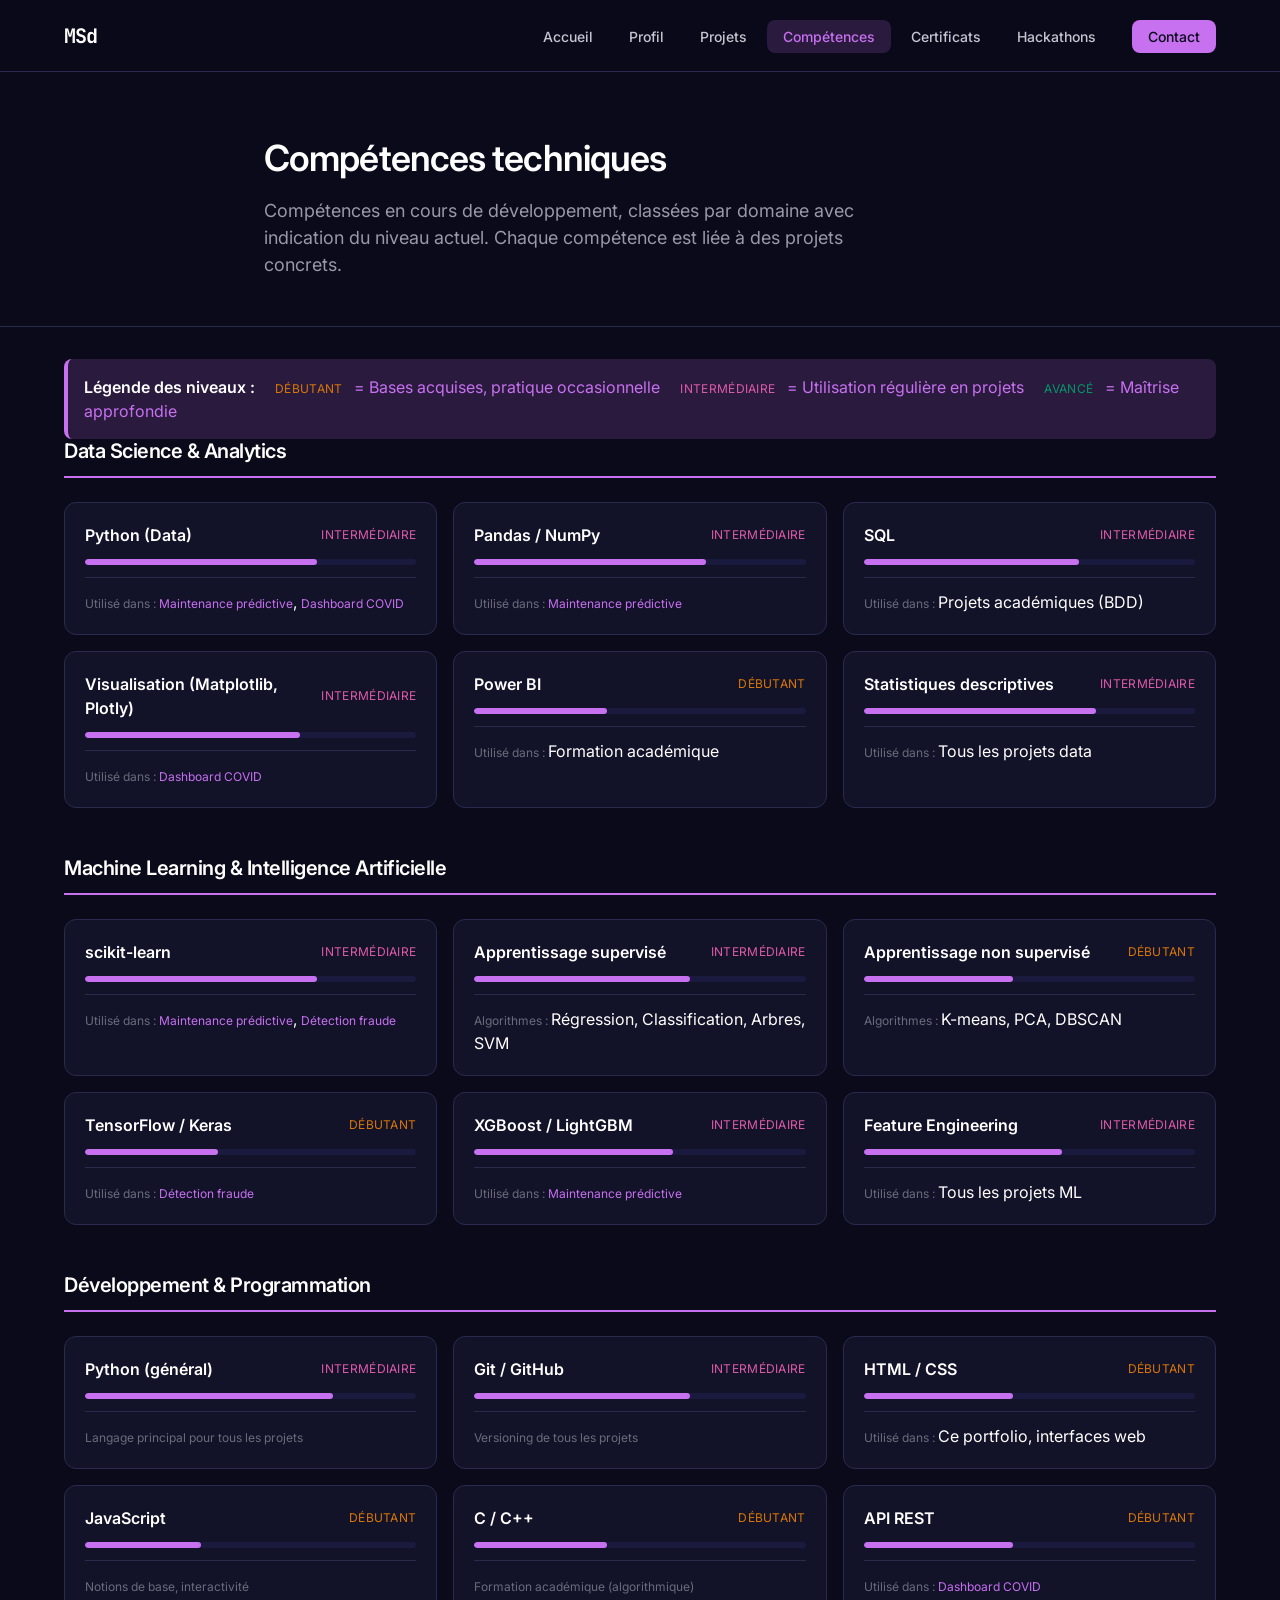
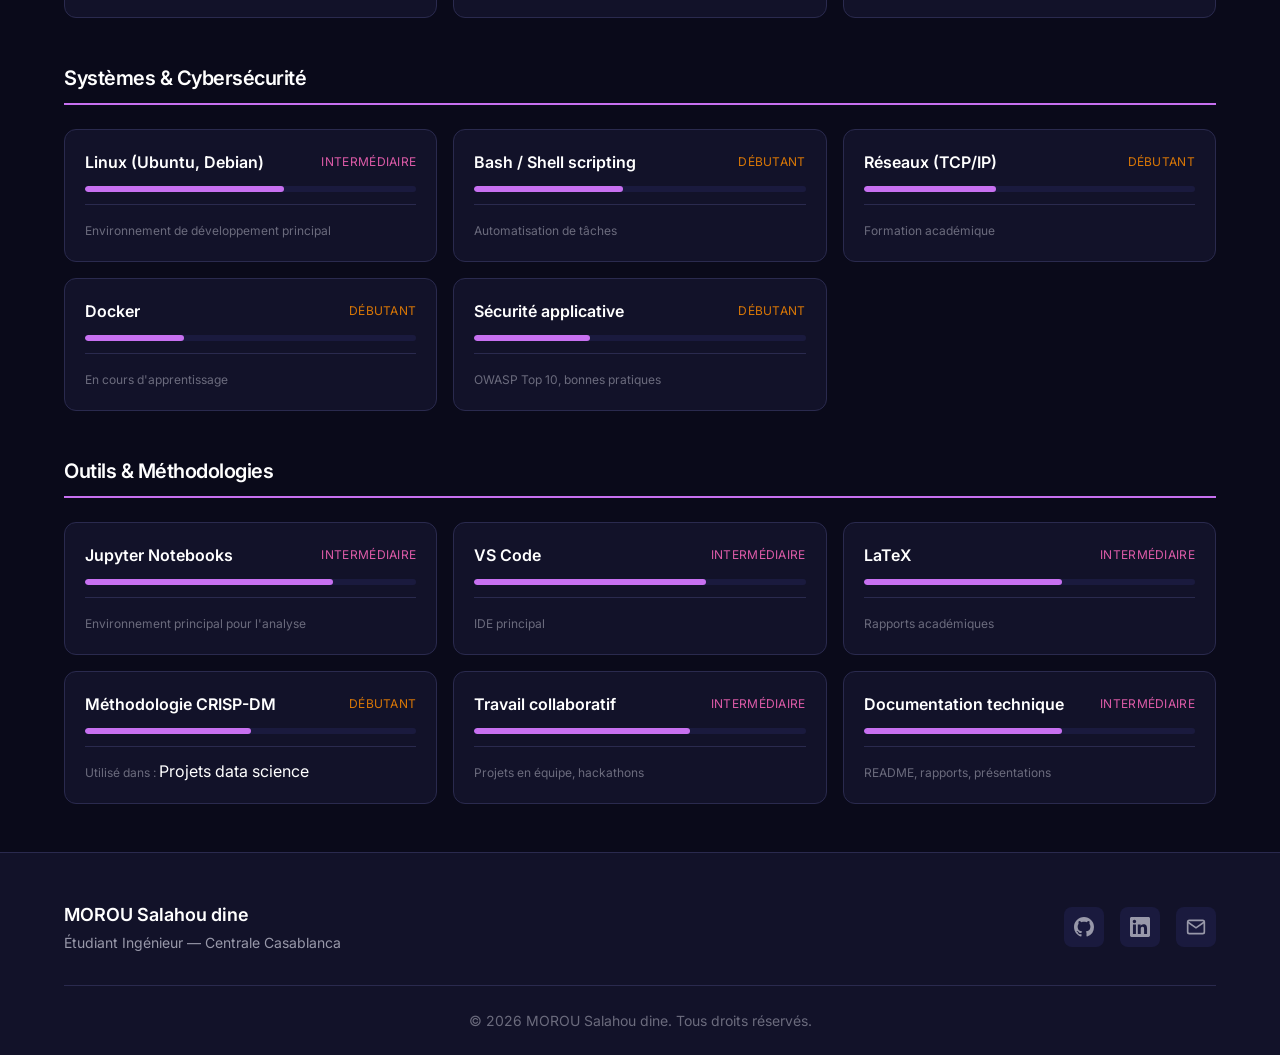
<file: skills.html>
<!DOCTYPE html>
<html lang="fr">
<head>
    <meta charset="UTF-8">
    <meta name="viewport" content="width=device-width, initial-scale=1.0">
    <meta name="description" content="Compétences techniques de MOROU Salahou dine - IA, Data Science, Développement et Cybersécurité.">
    
    <title>Compétences | MOROU Salahou dine</title>
    
    <link rel="preconnect" href="https://fonts.googleapis.com">
    <link rel="preconnect" href="https://fonts.gstatic.com" crossorigin>
    <link href="https://fonts.googleapis.com/css2?family=Inter:wght@300;400;500;600;700&family=JetBrains+Mono:wght@400;500&display=swap" rel="stylesheet">
    
    <link rel="stylesheet" href="css/variables.css">
    <link rel="stylesheet" href="css/base.css">
    <link rel="stylesheet" href="css/components.css">
    <link rel="stylesheet" href="css/layout.css">
    <link rel="stylesheet" href="css/pages.css">
    
    <link rel="icon" type="image/svg+xml" href="assets/favicon.svg">
</head>
<body>
    <!-- Navigation -->
    <nav class="navbar" id="navbar">
        <div class="nav-container">
            <a href="index.html" class="nav-logo">
                <span class="logo-text">MSd</span>
            </a>
            
            <button class="nav-toggle" id="navToggle" aria-label="Menu">
                <span class="hamburger"></span>
            </button>
            
            <ul class="nav-menu" id="navMenu">
                <li><a href="index.html" class="nav-link">Accueil</a></li>
                <li><a href="about.html" class="nav-link">Profil</a></li>
                <li><a href="projects.html" class="nav-link">Projets</a></li>
                <li><a href="skills.html" class="nav-link active">Compétences</a></li>
                <li><a href="certificates.html" class="nav-link">Certificats</a></li>
                <li><a href="hackathons.html" class="nav-link">Hackathons</a></li>
                <li><a href="contact.html" class="nav-link nav-link--cta">Contact</a></li>
            </ul>
        </div>
    </nav>

    <!-- Page Header -->
    <header class="page-header">
        <div class="container">
            <h1 class="page-title">Compétences techniques</h1>
            <p class="page-description">
                Compétences en cours de développement, classées par domaine avec indication 
                du niveau actuel. Chaque compétence est liée à des projets concrets.
            </p>
        </div>
    </header>

    <!-- Legend -->
    <section class="section" style="padding-top: var(--space-8); padding-bottom: 0;">
        <div class="container">
            <div class="alert alert--info">
                <strong>Légende des niveaux :</strong>
                <span style="margin-left: var(--space-4);">
                    <span class="skill-level-label beginner" style="margin-right: var(--space-2);">Débutant</span> = Bases acquises, pratique occasionnelle
                </span>
                <span style="margin-left: var(--space-4);">
                    <span class="skill-level-label intermediate" style="margin-right: var(--space-2);">Intermédiaire</span> = Utilisation régulière en projets
                </span>
                <span style="margin-left: var(--space-4);">
                    <span class="skill-level-label advanced" style="margin-right: var(--space-2);">Avancé</span> = Maîtrise approfondie
                </span>
            </div>
        </div>
    </section>

    <!-- Main Content -->
    <main class="main-content" style="padding-top: 0;">
        <div class="container">
            
            <!-- Data Science & Analytics -->
            <section class="skills-category">
                <h2>Data Science & Analytics</h2>
                <div class="skills-grid">
                    <div class="skill-card">
                        <div class="skill-header">
                            <span class="skill-name">Python (Data)</span>
                            <span class="skill-level-label intermediate">Intermédiaire</span>
                        </div>
                        <div class="progress">
                            <div class="progress-bar" style="width: 70%;"></div>
                        </div>
                        <div class="skill-projects">
                            <span>Utilisé dans : </span>
                            <a href="projects.html#maintenance-predictive">Maintenance prédictive</a>, 
                            <a href="projects.html#covid-dashboard">Dashboard COVID</a>
                        </div>
                    </div>

                    <div class="skill-card">
                        <div class="skill-header">
                            <span class="skill-name">Pandas / NumPy</span>
                            <span class="skill-level-label intermediate">Intermédiaire</span>
                        </div>
                        <div class="progress">
                            <div class="progress-bar" style="width: 70%;"></div>
                        </div>
                        <div class="skill-projects">
                            <span>Utilisé dans : </span>
                            <a href="projects.html#maintenance-predictive">Maintenance prédictive</a>
                        </div>
                    </div>

                    <div class="skill-card">
                        <div class="skill-header">
                            <span class="skill-name">SQL</span>
                            <span class="skill-level-label intermediate">Intermédiaire</span>
                        </div>
                        <div class="progress">
                            <div class="progress-bar" style="width: 65%;"></div>
                        </div>
                        <div class="skill-projects">
                            <span>Utilisé dans : </span>
                            Projets académiques (BDD)
                        </div>
                    </div>

                    <div class="skill-card">
                        <div class="skill-header">
                            <span class="skill-name">Visualisation (Matplotlib, Plotly)</span>
                            <span class="skill-level-label intermediate">Intermédiaire</span>
                        </div>
                        <div class="progress">
                            <div class="progress-bar" style="width: 65%;"></div>
                        </div>
                        <div class="skill-projects">
                            <span>Utilisé dans : </span>
                            <a href="projects.html#covid-dashboard">Dashboard COVID</a>
                        </div>
                    </div>

                    <div class="skill-card">
                        <div class="skill-header">
                            <span class="skill-name">Power BI</span>
                            <span class="skill-level-label beginner">Débutant</span>
                        </div>
                        <div class="progress">
                            <div class="progress-bar" style="width: 40%;"></div>
                        </div>
                        <div class="skill-projects">
                            <span>Utilisé dans : </span>
                            Formation académique
                        </div>
                    </div>

                    <div class="skill-card">
                        <div class="skill-header">
                            <span class="skill-name">Statistiques descriptives</span>
                            <span class="skill-level-label intermediate">Intermédiaire</span>
                        </div>
                        <div class="progress">
                            <div class="progress-bar" style="width: 70%;"></div>
                        </div>
                        <div class="skill-projects">
                            <span>Utilisé dans : </span>
                            Tous les projets data
                        </div>
                    </div>
                </div>
            </section>

            <!-- Machine Learning & IA -->
            <section class="skills-category">
                <h2>Machine Learning & Intelligence Artificielle</h2>
                <div class="skills-grid">
                    <div class="skill-card">
                        <div class="skill-header">
                            <span class="skill-name">scikit-learn</span>
                            <span class="skill-level-label intermediate">Intermédiaire</span>
                        </div>
                        <div class="progress">
                            <div class="progress-bar" style="width: 70%;"></div>
                        </div>
                        <div class="skill-projects">
                            <span>Utilisé dans : </span>
                            <a href="projects.html#maintenance-predictive">Maintenance prédictive</a>, 
                            <a href="projects.html#fraud-detection">Détection fraude</a>
                        </div>
                    </div>

                    <div class="skill-card">
                        <div class="skill-header">
                            <span class="skill-name">Apprentissage supervisé</span>
                            <span class="skill-level-label intermediate">Intermédiaire</span>
                        </div>
                        <div class="progress">
                            <div class="progress-bar" style="width: 65%;"></div>
                        </div>
                        <div class="skill-projects">
                            <span>Algorithmes : </span>
                            Régression, Classification, Arbres, SVM
                        </div>
                    </div>

                    <div class="skill-card">
                        <div class="skill-header">
                            <span class="skill-name">Apprentissage non supervisé</span>
                            <span class="skill-level-label beginner">Débutant</span>
                        </div>
                        <div class="progress">
                            <div class="progress-bar" style="width: 45%;"></div>
                        </div>
                        <div class="skill-projects">
                            <span>Algorithmes : </span>
                            K-means, PCA, DBSCAN
                        </div>
                    </div>

                    <div class="skill-card">
                        <div class="skill-header">
                            <span class="skill-name">TensorFlow / Keras</span>
                            <span class="skill-level-label beginner">Débutant</span>
                        </div>
                        <div class="progress">
                            <div class="progress-bar" style="width: 40%;"></div>
                        </div>
                        <div class="skill-projects">
                            <span>Utilisé dans : </span>
                            <a href="projects.html#fraud-detection">Détection fraude</a>
                        </div>
                    </div>

                    <div class="skill-card">
                        <div class="skill-header">
                            <span class="skill-name">XGBoost / LightGBM</span>
                            <span class="skill-level-label intermediate">Intermédiaire</span>
                        </div>
                        <div class="progress">
                            <div class="progress-bar" style="width: 60%;"></div>
                        </div>
                        <div class="skill-projects">
                            <span>Utilisé dans : </span>
                            <a href="projects.html#maintenance-predictive">Maintenance prédictive</a>
                        </div>
                    </div>

                    <div class="skill-card">
                        <div class="skill-header">
                            <span class="skill-name">Feature Engineering</span>
                            <span class="skill-level-label intermediate">Intermédiaire</span>
                        </div>
                        <div class="progress">
                            <div class="progress-bar" style="width: 60%;"></div>
                        </div>
                        <div class="skill-projects">
                            <span>Utilisé dans : </span>
                            Tous les projets ML
                        </div>
                    </div>
                </div>
            </section>

            <!-- Développement -->
            <section class="skills-category">
                <h2>Développement & Programmation</h2>
                <div class="skills-grid">
                    <div class="skill-card">
                        <div class="skill-header">
                            <span class="skill-name">Python (général)</span>
                            <span class="skill-level-label intermediate">Intermédiaire</span>
                        </div>
                        <div class="progress">
                            <div class="progress-bar" style="width: 75%;"></div>
                        </div>
                        <div class="skill-projects">
                            <span>Langage principal pour tous les projets</span>
                        </div>
                    </div>

                    <div class="skill-card">
                        <div class="skill-header">
                            <span class="skill-name">Git / GitHub</span>
                            <span class="skill-level-label intermediate">Intermédiaire</span>
                        </div>
                        <div class="progress">
                            <div class="progress-bar" style="width: 65%;"></div>
                        </div>
                        <div class="skill-projects">
                            <span>Versioning de tous les projets</span>
                        </div>
                    </div>

                    <div class="skill-card">
                        <div class="skill-header">
                            <span class="skill-name">HTML / CSS</span>
                            <span class="skill-level-label beginner">Débutant</span>
                        </div>
                        <div class="progress">
                            <div class="progress-bar" style="width: 45%;"></div>
                        </div>
                        <div class="skill-projects">
                            <span>Utilisé dans : </span>
                            Ce portfolio, interfaces web
                        </div>
                    </div>

                    <div class="skill-card">
                        <div class="skill-header">
                            <span class="skill-name">JavaScript</span>
                            <span class="skill-level-label beginner">Débutant</span>
                        </div>
                        <div class="progress">
                            <div class="progress-bar" style="width: 35%;"></div>
                        </div>
                        <div class="skill-projects">
                            <span>Notions de base, interactivité</span>
                        </div>
                    </div>

                    <div class="skill-card">
                        <div class="skill-header">
                            <span class="skill-name">C / C++</span>
                            <span class="skill-level-label beginner">Débutant</span>
                        </div>
                        <div class="progress">
                            <div class="progress-bar" style="width: 40%;"></div>
                        </div>
                        <div class="skill-projects">
                            <span>Formation académique (algorithmique)</span>
                        </div>
                    </div>

                    <div class="skill-card">
                        <div class="skill-header">
                            <span class="skill-name">API REST</span>
                            <span class="skill-level-label beginner">Débutant</span>
                        </div>
                        <div class="progress">
                            <div class="progress-bar" style="width: 45%;"></div>
                        </div>
                        <div class="skill-projects">
                            <span>Utilisé dans : </span>
                            <a href="projects.html#covid-dashboard">Dashboard COVID</a>
                        </div>
                    </div>
                </div>
            </section>

            <!-- Systèmes & Infrastructure -->
            <section class="skills-category">
                <h2>Systèmes & Cybersécurité</h2>
                <div class="skills-grid">
                    <div class="skill-card">
                        <div class="skill-header">
                            <span class="skill-name">Linux (Ubuntu, Debian)</span>
                            <span class="skill-level-label intermediate">Intermédiaire</span>
                        </div>
                        <div class="progress">
                            <div class="progress-bar" style="width: 60%;"></div>
                        </div>
                        <div class="skill-projects">
                            <span>Environnement de développement principal</span>
                        </div>
                    </div>

                    <div class="skill-card">
                        <div class="skill-header">
                            <span class="skill-name">Bash / Shell scripting</span>
                            <span class="skill-level-label beginner">Débutant</span>
                        </div>
                        <div class="progress">
                            <div class="progress-bar" style="width: 45%;"></div>
                        </div>
                        <div class="skill-projects">
                            <span>Automatisation de tâches</span>
                        </div>
                    </div>

                    <div class="skill-card">
                        <div class="skill-header">
                            <span class="skill-name">Réseaux (TCP/IP)</span>
                            <span class="skill-level-label beginner">Débutant</span>
                        </div>
                        <div class="progress">
                            <div class="progress-bar" style="width: 40%;"></div>
                        </div>
                        <div class="skill-projects">
                            <span>Formation académique</span>
                        </div>
                    </div>

                    <div class="skill-card">
                        <div class="skill-header">
                            <span class="skill-name">Docker</span>
                            <span class="skill-level-label beginner">Débutant</span>
                        </div>
                        <div class="progress">
                            <div class="progress-bar" style="width: 30%;"></div>
                        </div>
                        <div class="skill-projects">
                            <span>En cours d'apprentissage</span>
                        </div>
                    </div>

                    <div class="skill-card">
                        <div class="skill-header">
                            <span class="skill-name">Sécurité applicative</span>
                            <span class="skill-level-label beginner">Débutant</span>
                        </div>
                        <div class="progress">
                            <div class="progress-bar" style="width: 35%;"></div>
                        </div>
                        <div class="skill-projects">
                            <span>OWASP Top 10, bonnes pratiques</span>
                        </div>
                    </div>
                </div>
            </section>

            <!-- Outils & Méthodologies -->
            <section class="skills-category">
                <h2>Outils & Méthodologies</h2>
                <div class="skills-grid">
                    <div class="skill-card">
                        <div class="skill-header">
                            <span class="skill-name">Jupyter Notebooks</span>
                            <span class="skill-level-label intermediate">Intermédiaire</span>
                        </div>
                        <div class="progress">
                            <div class="progress-bar" style="width: 75%;"></div>
                        </div>
                        <div class="skill-projects">
                            <span>Environnement principal pour l'analyse</span>
                        </div>
                    </div>

                    <div class="skill-card">
                        <div class="skill-header">
                            <span class="skill-name">VS Code</span>
                            <span class="skill-level-label intermediate">Intermédiaire</span>
                        </div>
                        <div class="progress">
                            <div class="progress-bar" style="width: 70%;"></div>
                        </div>
                        <div class="skill-projects">
                            <span>IDE principal</span>
                        </div>
                    </div>

                    <div class="skill-card">
                        <div class="skill-header">
                            <span class="skill-name">LaTeX</span>
                            <span class="skill-level-label intermediate">Intermédiaire</span>
                        </div>
                        <div class="progress">
                            <div class="progress-bar" style="width: 60%;"></div>
                        </div>
                        <div class="skill-projects">
                            <span>Rapports académiques</span>
                        </div>
                    </div>

                    <div class="skill-card">
                        <div class="skill-header">
                            <span class="skill-name">Méthodologie CRISP-DM</span>
                            <span class="skill-level-label beginner">Débutant</span>
                        </div>
                        <div class="progress">
                            <div class="progress-bar" style="width: 50%;"></div>
                        </div>
                        <div class="skill-projects">
                            <span>Utilisé dans : </span>
                            Projets data science
                        </div>
                    </div>

                    <div class="skill-card">
                        <div class="skill-header">
                            <span class="skill-name">Travail collaboratif</span>
                            <span class="skill-level-label intermediate">Intermédiaire</span>
                        </div>
                        <div class="progress">
                            <div class="progress-bar" style="width: 65%;"></div>
                        </div>
                        <div class="skill-projects">
                            <span>Projets en équipe, hackathons</span>
                        </div>
                    </div>

                    <div class="skill-card">
                        <div class="skill-header">
                            <span class="skill-name">Documentation technique</span>
                            <span class="skill-level-label intermediate">Intermédiaire</span>
                        </div>
                        <div class="progress">
                            <div class="progress-bar" style="width: 60%;"></div>
                        </div>
                        <div class="skill-projects">
                            <span>README, rapports, présentations</span>
                        </div>
                    </div>
                </div>
            </section>

        </div>
    </main>

    <!-- Footer -->
    <footer class="footer">
        <div class="container">
            <div class="footer-content">
                <div class="footer-info">
                    <p class="footer-name">MOROU Salahou dine</p>
                    <p class="footer-role">Étudiant Ingénieur — Centrale Casablanca</p>
                </div>
                
                <div class="footer-links">
                    <a href="https://github.com/" target="_blank" rel="noopener noreferrer" aria-label="GitHub">
                        <svg width="20" height="20" viewBox="0 0 24 24" fill="currentColor">
                            <path d="M12 0C5.37 0 0 5.37 0 12c0 5.31 3.435 9.795 8.205 11.385.6.105.825-.255.825-.57 0-.285-.015-1.23-.015-2.235-3.015.555-3.795-.735-4.035-1.41-.135-.345-.72-1.41-1.23-1.695-.42-.225-1.02-.78-.015-.795.945-.015 1.62.87 1.845 1.23 1.08 1.815 2.805 1.305 3.495.99.105-.78.42-1.305.765-1.605-2.67-.3-5.46-1.335-5.46-5.925 0-1.305.465-2.385 1.23-3.225-.12-.3-.54-1.53.12-3.18 0 0 1.005-.315 3.3 1.23.96-.27 1.98-.405 3-.405s2.04.135 3 .405c2.295-1.56 3.3-1.23 3.3-1.23.66 1.65.24 2.88.12 3.18.765.84 1.23 1.905 1.23 3.225 0 4.605-2.805 5.625-5.475 5.925.435.375.81 1.095.81 2.22 0 1.605-.015 2.895-.015 3.3 0 .315.225.69.825.57A12.02 12.02 0 0024 12c0-6.63-5.37-12-12-12z"/>
                        </svg>
                    </a>
                    <a href="https://linkedin.com/" target="_blank" rel="noopener noreferrer" aria-label="LinkedIn">
                        <svg width="20" height="20" viewBox="0 0 24 24" fill="currentColor">
                            <path d="M20.447 20.452h-3.554v-5.569c0-1.328-.027-3.037-1.852-3.037-1.853 0-2.136 1.445-2.136 2.939v5.667H9.351V9h3.414v1.561h.046c.477-.9 1.637-1.85 3.37-1.85 3.601 0 4.267 2.37 4.267 5.455v6.286zM5.337 7.433c-1.144 0-2.063-.926-2.063-2.065 0-1.138.92-2.063 2.063-2.063 1.14 0 2.064.925 2.064 2.063 0 1.139-.925 2.065-2.064 2.065zm1.782 13.019H3.555V9h3.564v11.452zM22.225 0H1.771C.792 0 0 .774 0 1.729v20.542C0 23.227.792 24 1.771 24h20.451C23.2 24 24 23.227 24 22.271V1.729C24 .774 23.2 0 22.222 0h.003z"/>
                        </svg>
                    </a>
                    <a href="mailto:contact@example.com" aria-label="Email">
                        <svg width="20" height="20" viewBox="0 0 24 24" fill="none" stroke="currentColor" stroke-width="2">
                            <path d="M4 4h16c1.1 0 2 .9 2 2v12c0 1.1-.9 2-2 2H4c-1.1 0-2-.9-2-2V6c0-1.1.9-2 2-2z"/>
                            <polyline points="22,6 12,13 2,6"/>
                        </svg>
                    </a>
                </div>
            </div>
            
            <div class="footer-bottom">
                <p>&copy; 2026 MOROU Salahou dine. Tous droits réservés.</p>
            </div>
        </div>
    </footer>

    <script src="js/main.js"></script>
</body>
</html>
</file>
<file: css/variables.css>
/*
 * Design System - Portfolio MOROU Salahou dine
 * 
 * Palette de couleurs : sobre, professionnelle, orientée ingénieur
 * - Bleu foncé : sérieux, confiance, technologie
 * - Gris neutres : clarté, lisibilité
 * - Accent cyan : modernité sans excès
 * 
 * Typographie :
 * - Inter : corps de texte (lisibilité optimale)
 * - JetBrains Mono : code et éléments techniques
 */

:root {
    /* ========================================
       COULEURS PRINCIPALES
       ======================================== */
    
    /* Couleurs de base - Thème sombre violet/bleu */
    --color-bg-primary: #0a0a1a;
    --color-bg-secondary: #121229;
    --color-bg-tertiary: #1a1a3e;
    --color-bg-code: #0a0a1a;
    
    /* Texte */
    --color-text-primary: #ffffff;
    --color-text-secondary: #c5c5d2;
    --color-text-tertiary: #9898a9;
    --color-text-muted: #6b6b7d;
    --color-text-inverse: #0a0a1a;
    
    /* Accent principal - Violet/Rose */
    --color-accent-primary: #c770f0;
    --color-accent-primary-hover: #b055d8;
    --color-accent-primary-light: #2a1a3e;
    
    /* Accent secondaire - Rose/Magenta */
    --color-accent-secondary: #dd5ba8;
    --color-accent-secondary-hover: #c74897;
    --color-accent-secondary-light: #3a1a2e;
    
    /* États et feedback */
    --color-success: #059669;
    --color-success-light: #D1FAE5;
    --color-warning: #D97706;
    --color-warning-light: #FEF3C7;
    --color-error: #DC2626;
    --color-error-light: #FEE2E2;
    
    /* Bordures et séparateurs */
    --color-border: #2a2a4e;
    --color-border-light: #1a1a3e;
    --color-border-focus: #c770f0;
    
    /* Ombres */
    --shadow-sm: 0 1px 2px 0 rgba(0, 0, 0, 0.05);
    --shadow-md: 0 4px 6px -1px rgba(0, 0, 0, 0.1), 0 2px 4px -1px rgba(0, 0, 0, 0.06);
    --shadow-lg: 0 10px 15px -3px rgba(0, 0, 0, 0.1), 0 4px 6px -2px rgba(0, 0, 0, 0.05);
    --shadow-xl: 0 20px 25px -5px rgba(0, 0, 0, 0.1), 0 10px 10px -5px rgba(0, 0, 0, 0.04);
    
    /* ========================================
       TYPOGRAPHIE
       ======================================== */
    
    /* Familles de polices */
    --font-sans: 'Inter', -apple-system, BlinkMacSystemFont, 'Segoe UI', Roboto, sans-serif;
    --font-mono: 'JetBrains Mono', 'Fira Code', 'Consolas', monospace;
    
    /* Tailles de police */
    --text-xs: 0.75rem;      /* 12px */
    --text-sm: 0.875rem;     /* 14px */
    --text-base: 1rem;       /* 16px */
    --text-lg: 1.125rem;     /* 18px */
    --text-xl: 1.25rem;      /* 20px */
    --text-2xl: 1.5rem;      /* 24px */
    --text-3xl: 1.875rem;    /* 30px */
    --text-4xl: 2.25rem;     /* 36px */
    --text-5xl: 3rem;        /* 48px */
    
    /* Hauteurs de ligne */
    --leading-tight: 1.25;
    --leading-snug: 1.375;
    --leading-normal: 1.5;
    --leading-relaxed: 1.625;
    --leading-loose: 2;
    
    /* Graisse de police */
    --font-light: 300;
    --font-normal: 400;
    --font-medium: 500;
    --font-semibold: 600;
    --font-bold: 700;
    
    /* Espacement des lettres */
    --tracking-tight: -0.025em;
    --tracking-normal: 0;
    --tracking-wide: 0.025em;
    
    /* ========================================
       ESPACEMENTS
       ======================================== */
    
    --space-1: 0.25rem;   /* 4px */
    --space-2: 0.5rem;    /* 8px */
    --space-3: 0.75rem;   /* 12px */
    --space-4: 1rem;      /* 16px */
    --space-5: 1.25rem;   /* 20px */
    --space-6: 1.5rem;    /* 24px */
    --space-8: 2rem;      /* 32px */
    --space-10: 2.5rem;   /* 40px */
    --space-12: 3rem;     /* 48px */
    --space-16: 4rem;     /* 64px */
    --space-20: 5rem;     /* 80px */
    --space-24: 6rem;     /* 96px */
    
    /* ========================================
       LAYOUT
       ======================================== */
    
    --container-max: 1200px;
    --container-narrow: 800px;
    --container-wide: 1400px;
    
    --navbar-height: 72px;
    
    /* Rayons de bordure */
    --radius-sm: 0.25rem;  /* 4px */
    --radius-md: 0.5rem;   /* 8px */
    --radius-lg: 0.75rem;  /* 12px */
    --radius-xl: 1rem;     /* 16px */
    --radius-full: 9999px;
    
    /* ========================================
       TRANSITIONS
       ======================================== */
    
    --transition-fast: 150ms ease;
    --transition-normal: 250ms ease;
    --transition-slow: 350ms ease;
    
    /* ========================================
       Z-INDEX
       ======================================== */
    
    --z-dropdown: 100;
    --z-sticky: 200;
    --z-fixed: 300;
    --z-modal-backdrop: 400;
    --z-modal: 500;
    --z-tooltip: 600;
}

/* ========================================
   MODE SOMBRE (optionnel)
   ======================================== */

@media (prefers-color-scheme: dark) {
    :root {
        --color-bg-primary: #0F172A;
        --color-bg-secondary: #1E293B;
        --color-bg-tertiary: #334155;
        --color-bg-code: #0F172A;
        
        --color-text-primary: #F8FAFC;
        --color-text-secondary: #CBD5E1;
        --color-text-tertiary: #94A3B8;
        --color-text-muted: #64748B;
        
        --color-accent-primary: #3B82F6;
        --color-accent-primary-hover: #60A5FA;
        --color-accent-primary-light: #1E3A5F;
        
        --color-accent-secondary: #22D3EE;
        --color-accent-secondary-hover: #67E8F9;
        --color-accent-secondary-light: #164E63;
        
        --color-border: #334155;
        --color-border-light: #1E293B;
        --color-border-focus: #3B82F6;
        
        --shadow-sm: 0 1px 2px 0 rgba(0, 0, 0, 0.3);
        --shadow-md: 0 4px 6px -1px rgba(0, 0, 0, 0.4), 0 2px 4px -1px rgba(0, 0, 0, 0.3);
        --shadow-lg: 0 10px 15px -3px rgba(0, 0, 0, 0.4), 0 4px 6px -2px rgba(0, 0, 0, 0.3);
    }
}
</file>
<file: css/base.css>
/*
 * Styles de base - Reset et éléments fondamentaux
 */

/* Reset CSS moderne */
*,
*::before,
*::after {
    box-sizing: border-box;
    margin: 0;
    padding: 0;
}

/* Comportement de scroll fluide */
html {
    scroll-behavior: smooth;
    -webkit-text-size-adjust: 100%;
}

/* Corps du document */
body {
    font-family: var(--font-sans);
    font-size: var(--text-base);
    font-weight: var(--font-normal);
    line-height: var(--leading-normal);
    color: var(--color-text-primary);
    background-color: var(--color-bg-primary);
    -webkit-font-smoothing: antialiased;
    -moz-osx-font-smoothing: grayscale;
}

/* Liens */
a {
    color: var(--color-accent-primary);
    text-decoration: none;
    transition: color var(--transition-fast);
}

a:hover {
    color: var(--color-accent-primary-hover);
}

a:focus-visible {
    outline: 2px solid var(--color-border-focus);
    outline-offset: 2px;
    border-radius: var(--radius-sm);
}

/* Images */
img,
picture,
video,
canvas,
svg {
    display: block;
    max-width: 100%;
    height: auto;
}

/* Formulaires */
input,
button,
textarea,
select {
    font: inherit;
    color: inherit;
}

button {
    cursor: pointer;
    background: none;
    border: none;
}

/* Listes */
ul,
ol {
    list-style: none;
}

/* Titres */
h1, h2, h3, h4, h5, h6 {
    font-weight: var(--font-semibold);
    line-height: var(--leading-tight);
    color: var(--color-text-primary);
}

h1 {
    font-size: var(--text-4xl);
    letter-spacing: var(--tracking-tight);
}

h2 {
    font-size: var(--text-3xl);
    letter-spacing: var(--tracking-tight);
}

h3 {
    font-size: var(--text-xl);
}

h4 {
    font-size: var(--text-lg);
}

/* Paragraphes */
p {
    margin-bottom: var(--space-4);
    color: var(--color-text-secondary);
}

p:last-child {
    margin-bottom: 0;
}

/* Strong et emphasis */
strong {
    font-weight: var(--font-semibold);
    color: var(--color-text-primary);
}

em {
    font-style: italic;
}

/* Code inline */
code {
    font-family: var(--font-mono);
    font-size: 0.9em;
    padding: 0.125em 0.375em;
    background-color: var(--color-bg-tertiary);
    border-radius: var(--radius-sm);
}

/* Blocs de code */
pre {
    font-family: var(--font-mono);
    font-size: var(--text-sm);
    line-height: var(--leading-relaxed);
    overflow-x: auto;
    padding: var(--space-4);
    background-color: var(--color-bg-code);
    border-radius: var(--radius-md);
}

pre code {
    padding: 0;
    background: none;
    font-size: inherit;
}

/* Blockquotes */
blockquote {
    padding-left: var(--space-4);
    border-left: 3px solid var(--color-accent-primary);
    color: var(--color-text-secondary);
    font-style: italic;
}

/* Tables */
table {
    width: 100%;
    border-collapse: collapse;
}

th,
td {
    padding: var(--space-3) var(--space-4);
    text-align: left;
    border-bottom: 1px solid var(--color-border);
}

th {
    font-weight: var(--font-semibold);
    color: var(--color-text-primary);
    background-color: var(--color-bg-tertiary);
}

/* HR */
hr {
    border: none;
    border-top: 1px solid var(--color-border);
    margin: var(--space-8) 0;
}

/* Selection */
::selection {
    background-color: var(--color-accent-primary);
    color: var(--color-text-inverse);
}

/* Focus visible pour accessibilité */
:focus-visible {
    outline: 2px solid var(--color-border-focus);
    outline-offset: 2px;
}

/* Scroll bar personnalisée */
::-webkit-scrollbar {
    width: 8px;
    height: 8px;
}

::-webkit-scrollbar-track {
    background: var(--color-bg-tertiary);
}

::-webkit-scrollbar-thumb {
    background: var(--color-text-muted);
    border-radius: var(--radius-full);
}

::-webkit-scrollbar-thumb:hover {
    background: var(--color-text-tertiary);
}

/* Utilitaires de visibilité */
.sr-only {
    position: absolute;
    width: 1px;
    height: 1px;
    padding: 0;
    margin: -1px;
    overflow: hidden;
    clip: rect(0, 0, 0, 0);
    white-space: nowrap;
    border: 0;
}

/* Container principal */
.container {
    width: 100%;
    max-width: var(--container-max);
    margin: 0 auto;
    padding: 0 var(--space-6);
}

.container--narrow {
    max-width: var(--container-narrow);
}

.container--wide {
    max-width: var(--container-wide);
}

/* Sections */
.section {
    padding: var(--space-20) 0;
}

.section-title {
    margin-bottom: var(--space-4);
}

.section-subtitle {
    font-size: var(--text-lg);
    color: var(--color-text-tertiary);
    max-width: 600px;
}

.section-header {
    display: flex;
    justify-content: space-between;
    align-items: flex-start;
    gap: var(--space-6);
    margin-bottom: var(--space-10);
    flex-wrap: wrap;
}

/* Responsive */
@media (max-width: 768px) {
    h1 {
        font-size: var(--text-3xl);
    }
    
    h2 {
        font-size: var(--text-2xl);
    }
    
    .section {
        padding: var(--space-12) 0;
    }
    
    .container {
        padding: 0 var(--space-4);
    }
}
</file>
<file: css/components.css>
/*
 * Composants réutilisables
 */

/* ========================================
   BOUTONS
   ======================================== */

.btn {
    display: inline-flex;
    align-items: center;
    justify-content: center;
    gap: var(--space-2);
    padding: var(--space-3) var(--space-6);
    font-size: var(--text-sm);
    font-weight: var(--font-medium);
    line-height: 1;
    text-decoration: none;
    border-radius: var(--radius-md);
    transition: all var(--transition-fast);
    cursor: pointer;
    border: 2px solid transparent;
}

.btn:focus-visible {
    outline: 2px solid var(--color-border-focus);
    outline-offset: 2px;
}

/* Bouton primaire */
.btn--primary {
    background-color: transparent;
    color: var(--color-accent-primary);
    border-color: var(--color-border);
}

.btn--primary:hover {
    background-color: var(--color-bg-tertiary);
    border-color: var(--color-accent-primary);
    color: var(--color-accent-primary);
}

/* Bouton secondaire */
.btn--secondary {
    background-color: transparent;
    color: var(--color-accent-primary);
    border-color: var(--color-border);
}

.btn--secondary:hover {
    background-color: var(--color-bg-tertiary);
    border-color: var(--color-accent-primary);
    color: var(--color-accent-primary);
}

/* Bouton ghost */
.btn--ghost {
    background-color: transparent;
    color: var(--color-text-secondary);
    padding: var(--space-2) var(--space-4);
}

.btn--ghost:hover {
    color: var(--color-accent-primary);
    background-color: var(--color-accent-primary-light);
}

/* Tailles */
.btn--small {
    padding: var(--space-2) var(--space-4);
    font-size: var(--text-xs);
}

.btn--large {
    padding: var(--space-4) var(--space-8);
    font-size: var(--text-base);
}

/* ========================================
   BADGES / TAGS
   ======================================== */

.badge {
    display: inline-flex;
    align-items: center;
    padding: var(--space-1) var(--space-3);
    font-size: var(--text-xs);
    font-weight: var(--font-medium);
    border-radius: var(--radius-full);
    background-color: var(--color-bg-tertiary);
    color: var(--color-text-secondary);
}

.badge--primary {
    background-color: var(--color-accent-primary-light);
    color: var(--color-accent-primary);
}

.badge--secondary {
    background-color: var(--color-accent-secondary-light);
    color: var(--color-accent-secondary);
}

.badge--success {
    background-color: var(--color-success-light);
    color: var(--color-success);
}

/* ========================================
   CARDS
   ======================================== */

.card {
    background-color: var(--color-bg-secondary);
    border: 1px solid var(--color-border);
    border-radius: var(--radius-lg);
    padding: var(--space-6);
    transition: all var(--transition-normal);
    position: relative;
    overflow: hidden;
}

.card::before {
    content: '';
    position: absolute;
    top: 0;
    left: 0;
    width: 100%;
    height: 2px;
    background: linear-gradient(90deg, #c770f0, #dd5ba8);
    transform: scaleX(0);
    transform-origin: left;
    transition: transform var(--transition-normal);
}

.card:hover {
    box-shadow: var(--shadow-md), 0 0 30px rgba(199, 112, 240, 0.2);
    border-color: var(--color-accent-primary);
    transform: translateY(-8px);
}

.card:hover::before {
    transform: scaleX(1);
}

.card-header {
    display: flex;
    align-items: center;
    gap: var(--space-2);
    margin-bottom: var(--space-4);
}

.card-title {
    font-size: var(--text-lg);
    font-weight: var(--font-semibold);
    margin-bottom: var(--space-2);
}

.card-description {
    color: var(--color-text-tertiary);
    font-size: var(--text-sm);
}

/* ========================================
   FORMULAIRES
   ======================================== */

.form-group {
    margin-bottom: var(--space-6);
}

.form-label {
    display: block;
    font-size: var(--text-sm);
    font-weight: var(--font-medium);
    color: var(--color-text-primary);
    margin-bottom: var(--space-2);
}

.form-input,
.form-textarea,
.form-select {
    width: 100%;
    padding: var(--space-3) var(--space-4);
    font-size: var(--text-base);
    color: var(--color-text-primary);
    background-color: var(--color-bg-secondary);
    border: 1px solid var(--color-border);
    border-radius: var(--radius-md);
    transition: border-color var(--transition-fast), box-shadow var(--transition-fast);
}

.form-input:focus,
.form-textarea:focus,
.form-select:focus {
    outline: none;
    border-color: var(--color-border-focus);
    box-shadow: 0 0 0 3px var(--color-accent-primary-light);
}

.form-input::placeholder,
.form-textarea::placeholder {
    color: var(--color-text-muted);
}

.form-textarea {
    min-height: 150px;
    resize: vertical;
}

.form-hint {
    font-size: var(--text-sm);
    color: var(--color-text-muted);
    margin-top: var(--space-1);
}

.form-error {
    font-size: var(--text-sm);
    color: var(--color-error);
    margin-top: var(--space-1);
}

/* ========================================
   INDICATEUR DE STATUT
   ======================================== */

.status-indicator {
    width: 8px;
    height: 8px;
    border-radius: 50%;
    background-color: var(--color-success);
    animation: pulse 2s infinite;
}

@keyframes pulse {
    0%, 100% {
        opacity: 1;
    }
    50% {
        opacity: 0.5;
    }
}

/* ========================================
   PROGRESS BAR
   ======================================== */

.progress {
    height: 6px;
    background-color: var(--color-bg-tertiary);
    border-radius: var(--radius-full);
    overflow: hidden;
}

.progress-bar {
    height: 100%;
    background-color: var(--color-accent-primary);
    border-radius: var(--radius-full);
    transition: width var(--transition-slow);
}

.progress-bar--secondary {
    background-color: var(--color-accent-secondary);
}

/* ========================================
   SKILL LEVEL INDICATOR
   ======================================== */

.skill-level {
    display: flex;
    gap: var(--space-1);
}

.skill-level-dot {
    width: 8px;
    height: 8px;
    border-radius: 50%;
    background-color: var(--color-bg-tertiary);
}

.skill-level-dot.active {
    background-color: var(--color-accent-primary);
}

/* ========================================
   TIMELINE
   ======================================== */

.timeline {
    position: relative;
    padding-left: var(--space-8);
}

.timeline::before {
    content: '';
    position: absolute;
    left: 0;
    top: 0;
    bottom: 0;
    width: 2px;
    background-color: var(--color-border);
}

.timeline-item {
    position: relative;
    padding-bottom: var(--space-8);
}

.timeline-item:last-child {
    padding-bottom: 0;
}

.timeline-item::before {
    content: '';
    position: absolute;
    left: calc(-1 * var(--space-8) - 4px);
    top: 4px;
    width: 10px;
    height: 10px;
    border-radius: 50%;
    background-color: var(--color-accent-primary);
    border: 2px solid var(--color-bg-primary);
}

.timeline-date {
    font-size: var(--text-sm);
    color: var(--color-text-muted);
    margin-bottom: var(--space-1);
}

.timeline-title {
    font-weight: var(--font-semibold);
    margin-bottom: var(--space-2);
}

.timeline-content {
    color: var(--color-text-secondary);
}

/* ========================================
   TAGS / TECH STACK
   ======================================== */

.tag-list {
    display: flex;
    flex-wrap: wrap;
    gap: var(--space-2);
}

.tag {
    display: inline-block;
    padding: var(--space-1) var(--space-3);
    font-size: var(--text-xs);
    font-weight: var(--font-medium);
    font-family: var(--font-mono);
    color: var(--color-accent-secondary);
    background-color: var(--color-accent-secondary-light);
    border-radius: var(--radius-sm);
}

/* ========================================
   TOOLTIP
   ======================================== */

.tooltip {
    position: relative;
}

.tooltip::after {
    content: attr(data-tooltip);
    position: absolute;
    bottom: 100%;
    left: 50%;
    transform: translateX(-50%);
    padding: var(--space-2) var(--space-3);
    font-size: var(--text-xs);
    color: var(--color-text-inverse);
    background-color: var(--color-text-primary);
    border-radius: var(--radius-md);
    white-space: nowrap;
    opacity: 0;
    visibility: hidden;
    transition: all var(--transition-fast);
    pointer-events: none;
    margin-bottom: var(--space-2);
}

.tooltip:hover::after {
    opacity: 1;
    visibility: visible;
}

/* ========================================
   ALERT / CALLOUT
   ======================================== */

.alert {
    padding: var(--space-4);
    border-radius: var(--radius-md);
    border-left: 4px solid;
}

.alert--info {
    background-color: var(--color-accent-primary-light);
    border-color: var(--color-accent-primary);
    color: var(--color-accent-primary);
}

.alert--success {
    background-color: var(--color-success-light);
    border-color: var(--color-success);
    color: var(--color-success);
}

.alert--warning {
    background-color: var(--color-warning-light);
    border-color: var(--color-warning);
    color: var(--color-warning);
}

/* ========================================
   DIVIDER
   ======================================== */

.divider {
    height: 1px;
    background-color: var(--color-border);
    margin: var(--space-8) 0;
}

.divider--with-text {
    display: flex;
    align-items: center;
    gap: var(--space-4);
}

.divider--with-text::before,
.divider--with-text::after {
    content: '';
    flex: 1;
    height: 1px;
    background-color: var(--color-border);
}

/* ========================================
   ICON WRAPPER
   ======================================== */

.icon-wrapper {
    display: flex;
    align-items: center;
    justify-content: center;
    width: 48px;
    height: 48px;
    border-radius: var(--radius-lg);
    background-color: var(--color-accent-primary-light);
    color: var(--color-accent-primary);
}

.icon-wrapper--secondary {
    background-color: var(--color-accent-secondary-light);
    color: var(--color-accent-secondary);
}

.icon-wrapper--large {
    width: 64px;
    height: 64px;
}
</file>
<file: css/layout.css>
/*
 * Layout - Navigation, Footer et structures principales
 */

/* ========================================
   NAVIGATION
   ======================================== */

.navbar {
    position: fixed;
    top: 0;
    left: 0;
    right: 0;
    height: var(--navbar-height);
    background-color: rgba(10, 10, 26, 0.95);
    backdrop-filter: blur(10px);
    border-bottom: 1px solid var(--color-border);
    z-index: var(--z-fixed);
    transition: all var(--transition-normal);
}

.navbar.scrolled {
    box-shadow: var(--shadow-md);
}

.nav-container {
    display: flex;
    align-items: center;
    justify-content: space-between;
    height: 100%;
    max-width: var(--container-max);
    margin: 0 auto;
    padding: 0 var(--space-6);
}

.nav-logo {
    display: flex;
    align-items: center;
    text-decoration: none;
}

.logo-text {
    font-size: var(--text-xl);
    font-weight: var(--font-bold);
    color: var(--color-text-primary);
    font-family: var(--font-mono);
    letter-spacing: -0.05em;
}

.nav-menu {
    display: flex;
    align-items: center;
    gap: var(--space-1);
}

.nav-link {
    padding: var(--space-2) var(--space-4);
    font-size: var(--text-sm);
    font-weight: var(--font-medium);
    color: var(--color-text-secondary);
    text-decoration: none;
    border-radius: var(--radius-md);
    transition: all var(--transition-fast);
}

.nav-link:hover {
    color: var(--color-text-primary);
    background-color: var(--color-bg-tertiary);
}

.nav-link.active {
    color: var(--color-accent-primary);
    background-color: var(--color-accent-primary-light);
}

.nav-link--cta {
    background-color: var(--color-accent-primary);
    color: var(--color-text-inverse);
    margin-left: var(--space-4);
}

.nav-link--cta:hover {
    background-color: var(--color-accent-primary-hover);
    color: var(--color-text-inverse);
}

/* Navigation mobile */
.nav-toggle {
    display: none;
    flex-direction: column;
    gap: 5px;
    padding: var(--space-2);
    cursor: pointer;
    z-index: calc(var(--z-fixed) + 1);
}

.hamburger,
.hamburger::before,
.hamburger::after {
    display: block;
    width: 24px;
    height: 2px;
    background-color: var(--color-text-primary);
    transition: all var(--transition-fast);
}

.hamburger {
    position: relative;
}

.hamburger::before,
.hamburger::after {
    content: '';
    position: absolute;
    left: 0;
}

.hamburger::before {
    top: -7px;
}

.hamburger::after {
    top: 7px;
}

/* État ouvert du menu mobile */
.nav-toggle.active .hamburger {
    background-color: transparent;
}

.nav-toggle.active .hamburger::before {
    top: 0;
    transform: rotate(45deg);
}

.nav-toggle.active .hamburger::after {
    top: 0;
    transform: rotate(-45deg);
}

@media (max-width: 768px) {
    .nav-toggle {
        display: flex;
    }
    
    .nav-menu {
        position: fixed;
        top: 0;
        right: -100%;
        width: 280px;
        height: 100vh;
        flex-direction: column;
        align-items: flex-start;
        justify-content: flex-start;
        padding: calc(var(--navbar-height) + var(--space-8)) var(--space-6);
        background-color: var(--color-bg-secondary);
        box-shadow: var(--shadow-xl);
        transition: right var(--transition-normal);
        gap: var(--space-2);
    }
    
    .nav-menu.active {
        right: 0;
    }
    
    .nav-link {
        width: 100%;
        padding: var(--space-3) var(--space-4);
    }
    
    .nav-link--cta {
        margin-left: 0;
        margin-top: var(--space-4);
        text-align: center;
    }
}

/* ========================================
   HERO SECTION
   ======================================== */

.hero {
    min-height: 100vh;
    display: flex;
    align-items: center;
    padding-top: var(--navbar-height);
    background: linear-gradient(135deg, #0a0a1a 0%, #1a0a2e 50%, #0a0a1a 100%);
    position: relative;
    overflow: hidden;
}

.hero::before {
    content: '';
    position: absolute;
    top: 0;
    left: 0;
    right: 0;
    position: relative;
    z-index: 1;
    bottom: 0;
    background-image: 
        radial-gradient(circle at 20% 30%, rgba(199, 112, 240, 0.1) 0%, transparent 50%),
        radial-gradient(circle at 80% 70%, rgba(221, 91, 168, 0.1) 0%, transparent 50%);
    pointer-events: none;
}

.hero-container {
    display: grid;
    grid-template-columns: 1fr 1fr;
    grid-template-rows: auto 1fr;
    gap: var(--space-8);
    align-items: center;
    max-width: var(--container-max);
    margin: 0 auto;
    padding: var(--space-12) var(--space-6);
}

/* Section de la photo de profil */
.hero-profile {
    grid-column: 1 / -1;
    display: flex;
    justify-content: center;
    align-items: center;
    margin-bottom: var(--space-4);
}

.profile-image-wrapper {
    width: 220px;
    height: 220px;
    border-radius: 50%;
    background: linear-gradient(135deg, var(--color-accent-primary), var(--color-accent-secondary));
    padding: 6px;
    box-shadow: 0 10px 40px rgba(199, 112, 240, 0.4);
    display: flex;
    align-items: center;
    justify-content: center;
    position: relative;
    z-index: 2;
}

.profile-image {
    width: 100%;
    height: 100%;
    border-radius: 50%;
    object-fit: cover;
    border: 3px solid var(--color-accent-primary);
}

.hero-content {
    text-align: center;
    display: flex;
    flex-direction: column;
    align-items: center;
}

.hero-subtitle {
    font-size: var(--text-sm);
    font-weight: var(--font-medium);
    color: var(--color-accent-primary);
    text-transform: uppercase;
    letter-spacing: var(--tracking-wide);
    margin-bottom: var(--space-4);
}

.hero-title {
    font-size: var(--text-5xl);
    font-weight: var(--font-bold);
    line-height: 1.1;
    margin-bottom: var(--space-6);
    letter-spacing: var(--tracking-tight);
    color: var(--color-text-primary);
}

@supports (-webkit-background-clip: text) {
    .hero-title {
        background: linear-gradient(135deg, #ffffff 0%, #c770f0 100%);
        -webkit-background-clip: text;
        -webkit-text-fill-color: transparent;
        background-clip: text;
    }
}

.hero-description {
    font-size: var(--text-lg);
    color: var(--color-text-secondary);
    margin-bottom: var(--space-4);
    max-width: 540px;
}

.hero-focus {
    font-size: var(--text-base);
    color: var(--color-text-tertiary);
    margin-bottom: var(--space-8);
    max-width: 540px;
}

.hero-actions {
    display: flex;
    gap: var(--space-4);
    margin-bottom: var(--space-8);
    flex-wrap: wrap;
}

.hero-status {
    display: inline-flex;
    align-items: center;
    gap: var(--space-3);
    padding: var(--space-3) var(--space-4);
    background-color: var(--color-bg-secondary);
    border: 1px solid var(--color-border);
    border-radius: var(--radius-full);
    font-size: var(--text-sm);
    color: var(--color-text-secondary);
}

/* Code card dans le hero */
.hero-visual {
    display: flex;
    justify-content: center;
}

.hero-card {
    width: 100%;
    max-width: 420px;
    background-color: var(--color-bg-tertiary);
    border-radius: var(--radius-lg);
    overflow: hidden;
    box-shadow: var(--shadow-xl);
    border: 1px solid var(--color-border);
    position: relative;
    z-index: 2;
}

.hero-card .card-header {
    display: flex;
    gap: var(--space-2);
    padding: var(--space-3) var(--space-4);
    background-color: rgba(0, 0, 0, 0.3);
    margin-bottom: 0;
}

.card-dot {
    width: 12px;
    height: 12px;
    border-radius: 50%;
    background-color: #FF5F56;
}

.card-dot:nth-child(2) {
    background-color: #FFBD2E;
}

.card-dot:nth-child(3) {
    background-color: #27CA40;
}

.hero-card .card-content {
    padding: var(--space-6);
    background-color: #0a0a1a;
}

.hero-card code {
    font-size: var(--text-sm);
    line-height: var(--leading-relaxed);
    color: #ffffff;
    background: none;
    padding: 0;
    display: block;
}

/* Syntax highlighting */
.code-keyword {
    color: #ff6b9d;
}

.code-class {
    color: #4fb3ff;
}

.code-function {
    color: #00e676;
}

.code-string {
    color: #ffeb3b;
}

.code-number {
    color: #bb86fc;
}

@media (max-width: 992px) {
    .hero-container {
        grid-template-columns: 1fr;
        grid-template-rows: auto auto auto;
        text-align: center;
        gap: var(--space-6);
    }
    
    .hero-profile {
        margin-bottom: var(--space-4);
    }
    
    .hero-content {
        grid-column: 1;
    }
    
    .hero-visual {
        grid-column: 1;
        margin-top: var(--space-6);
    }
    
    .profile-image-wrapper {
        width: 180px;
        height: 180px;
    }
    
    .hero-title {
        font-size: var(--text-4xl);
    }
    
    .hero-description,
    .hero-focus {
        margin-left: auto;
        margin-right: auto;
    }
    
    .hero-actions {
        justify-content: center;
    }
    
    .hero-status {
        margin: 0 auto;
    }
    
    .hero-card {
        max-width: 360px;
    }
}

@media (max-width: 576px) {
    .hero-title {
        font-size: var(--text-3xl);
    }
    
    .hero-actions {
        flex-direction: column;
        width: 100%;
    }
    
    .hero-actions .btn {
        width: 100%;
    }
}

/* ========================================
   FOOTER
   ======================================== */

.footer {
    background-color: var(--color-bg-secondary);
    border-top: 1px solid var(--color-border);
    padding: var(--space-12) 0 var(--space-6);
}

.footer-content {
    display: flex;
    justify-content: space-between;
    align-items: center;
    margin-bottom: var(--space-8);
    flex-wrap: wrap;
    gap: var(--space-6);
}

.footer-name {
    font-size: var(--text-lg);
    font-weight: var(--font-semibold);
    color: var(--color-text-primary);
    margin-bottom: var(--space-1);
}

.footer-role {
    font-size: var(--text-sm);
    color: var(--color-text-tertiary);
    margin-bottom: 0;
}

.footer-links {
    display: flex;
    gap: var(--space-4);
}

.footer-links a {
    display: flex;
    align-items: center;
    justify-content: center;
    width: 40px;
    height: 40px;
    color: var(--color-text-tertiary);
    background-color: var(--color-bg-tertiary);
    border-radius: var(--radius-md);
    transition: all var(--transition-fast);
}

.footer-links a:hover {
    color: var(--color-accent-primary);
    background-color: var(--color-accent-primary-light);
}

.footer-bottom {
    text-align: center;
    padding-top: var(--space-6);
    border-top: 1px solid var(--color-border);
}

.footer-bottom p {
    font-size: var(--text-sm);
    color: var(--color-text-muted);
    margin-bottom: 0;
}

@media (max-width: 576px) {
    .footer-content {
        flex-direction: column;
        text-align: center;
    }
}

/* ========================================
   GRILLES
   ======================================== */

.grid {
    display: grid;
    gap: var(--space-6);
}

.grid--2 {
    grid-template-columns: repeat(2, 1fr);
}

.grid--3 {
    grid-template-columns: repeat(3, 1fr);
}

.grid--4 {
    grid-template-columns: repeat(4, 1fr);
}

@media (max-width: 992px) {
    .grid--4 {
        grid-template-columns: repeat(2, 1fr);
    }
    
    .grid--3 {
        grid-template-columns: repeat(2, 1fr);
    }
}

@media (max-width: 576px) {
    .grid--2,
    .grid--3,
    .grid--4 {
        grid-template-columns: 1fr;
    }
}

/* ========================================
   PAGE HEADER
   ======================================== */

.page-header {
    padding-top: calc(var(--navbar-height) + var(--space-16));
    padding-bottom: var(--space-12);
    background-color: var(--color-bg-primary);
    border-bottom: 1px solid var(--color-border);
}

.page-header .container {
    max-width: var(--container-narrow);
}

.page-title {
    margin-bottom: var(--space-4);
}

.page-description {
    font-size: var(--text-lg);
    color: var(--color-text-tertiary);
    max-width: 600px;
}

/* ========================================
   MAIN CONTENT
   ======================================== */

.main-content {
    min-height: calc(100vh - var(--navbar-height));
    padding-top: var(--navbar-height);
}
</file>
<file: css/pages.css>
/*
 * Styles spécifiques aux pages
 */

/* ========================================
   SECTION OVERVIEW (HOME)
   ======================================== */

.section--overview {
    background-color: var(--color-bg-secondary);
    border-top: 1px solid var(--color-border);
    border-bottom: 1px solid var(--color-border);
}

.overview-grid {
    display: grid;
    grid-template-columns: repeat(3, 1fr);
    gap: var(--space-6);
    margin-top: var(--space-10);
}

.overview-card {
    padding: var(--space-8);
    background-color: var(--color-bg-primary);
    border: 1px solid var(--color-border);
    border-radius: var(--radius-lg);
    transition: all var(--transition-normal);
}

.overview-card:hover {
    border-color: var(--color-accent-primary);
    box-shadow: var(--shadow-md);
}

.overview-icon {
    display: flex;
    align-items: center;
    justify-content: center;
    width: 48px;
    height: 48px;
    margin-bottom: var(--space-5);
    background-color: var(--color-accent-primary-light);
    color: var(--color-accent-primary);
    border-radius: var(--radius-md);
}

.overview-card h3 {
    font-size: var(--text-lg);
    margin-bottom: var(--space-3);
}

.overview-card p {
    font-size: var(--text-sm);
    color: var(--color-text-tertiary);
    margin-bottom: var(--space-4);
}

.overview-tags {
    display: flex;
    flex-wrap: wrap;
    gap: var(--space-2);
}

.overview-tags li {
    padding: var(--space-1) var(--space-2);
    font-size: var(--text-xs);
    font-family: var(--font-mono);
    color: var(--color-accent-secondary);
    background-color: var(--color-accent-secondary-light);
    border-radius: var(--radius-sm);
}

@media (max-width: 992px) {
    .overview-grid {
        grid-template-columns: 1fr;
    }
}

/* ========================================
   SECTION PROJETS (HOME)
   ======================================== */

.section--projects {
    background-color: var(--color-bg-primary);
}

.projects-grid {
    display: grid;
    grid-template-columns: repeat(3, 1fr);
    gap: var(--space-6);
}

.project-card {
    display: flex;
    flex-direction: column;
    padding: var(--space-6);
    background-color: var(--color-bg-secondary);
    border: 1px solid var(--color-border);
    border-radius: var(--radius-lg);
    transition: all var(--transition-normal);
}

.project-card:hover {
    border-color: var(--color-accent-primary);
    box-shadow: var(--shadow-md);
}

.project-card--featured {
    grid-column: span 1;
    background: linear-gradient(135deg, var(--color-bg-secondary) 0%, var(--color-accent-primary-light) 100%);
    border-color: var(--color-accent-primary);
}

.project-header {
    display: flex;
    justify-content: space-between;
    align-items: center;
    margin-bottom: var(--space-4);
}

.project-type {
    font-size: var(--text-xs);
    font-weight: var(--font-medium);
    color: var(--color-accent-primary);
    text-transform: uppercase;
    letter-spacing: var(--tracking-wide);
}

.project-date {
    font-size: var(--text-xs);
    color: var(--color-text-muted);
}

.project-title {
    font-size: var(--text-lg);
    font-weight: var(--font-semibold);
    margin-bottom: var(--space-3);
}

.project-problem {
    font-size: var(--text-sm);
    color: var(--color-text-secondary);
    margin-bottom: var(--space-3);
}

.project-approach {
    font-size: var(--text-sm);
    color: var(--color-text-tertiary);
    margin-bottom: var(--space-4);
}

.project-tech {
    display: flex;
    flex-wrap: wrap;
    gap: var(--space-2);
    margin-bottom: var(--space-4);
}

.project-tech span {
    padding: var(--space-1) var(--space-2);
    font-size: var(--text-xs);
    font-family: var(--font-mono);
    color: var(--color-text-secondary);
    background-color: var(--color-bg-tertiary);
    border-radius: var(--radius-sm);
}

.project-results {
    display: flex;
    flex-wrap: wrap;
    gap: var(--space-2);
    margin-bottom: var(--space-4);
}

.result-badge {
    padding: var(--space-1) var(--space-3);
    font-size: var(--text-xs);
    font-weight: var(--font-medium);
    color: var(--color-success);
    background-color: var(--color-success-light);
    border-radius: var(--radius-full);
}

.project-link {
    display: inline-flex;
    align-items: center;
    gap: var(--space-2);
    font-size: var(--text-sm);
    font-weight: var(--font-medium);
    color: var(--color-accent-primary);
    margin-top: auto;
}

.project-link:hover {
    gap: var(--space-3);
}

@media (max-width: 992px) {
    .projects-grid {
        grid-template-columns: 1fr;
    }
    
    .project-card--featured {
        grid-column: span 1;
    }
}

/* ========================================
   SECTION APPROACH (HOME)
   ======================================== */

.section--approach {
    background-color: var(--color-bg-secondary);
    border-top: 1px solid var(--color-border);
}

.approach-grid {
    display: grid;
    grid-template-columns: repeat(4, 1fr);
    gap: var(--space-6);
    margin-top: var(--space-10);
}

.approach-step {
    position: relative;
    padding: var(--space-6);
    background-color: var(--color-bg-primary);
    border: 1px solid var(--color-border);
    border-radius: var(--radius-lg);
}

.step-number {
    position: absolute;
    top: var(--space-4);
    right: var(--space-4);
    font-size: var(--text-3xl);
    font-weight: var(--font-bold);
    color: var(--color-bg-tertiary);
    font-family: var(--font-mono);
}

.approach-step h3 {
    font-size: var(--text-base);
    margin-bottom: var(--space-3);
    padding-right: var(--space-10);
}

.approach-step p {
    font-size: var(--text-sm);
    color: var(--color-text-tertiary);
}

@media (max-width: 992px) {
    .approach-grid {
        grid-template-columns: repeat(2, 1fr);
    }
}

@media (max-width: 576px) {
    .approach-grid {
        grid-template-columns: 1fr;
    }
}

/* ========================================
   SECTION CTA
   ======================================== */

.section--cta {
    background: linear-gradient(135deg, var(--color-accent-primary) 0%, var(--color-accent-secondary) 100%);
    color: var(--color-text-inverse);
}

.cta-content {
    text-align: center;
    max-width: 600px;
    margin: 0 auto;
}

.cta-content h2 {
    color: var(--color-text-inverse);
    margin-bottom: var(--space-4);
}

.cta-content p {
    color: rgba(255, 255, 255, 0.9);
    margin-bottom: var(--space-8);
}

.cta-actions {
    display: flex;
    justify-content: center;
    gap: var(--space-4);
    flex-wrap: wrap;
}

.cta-actions .btn--primary {
    background-color: var(--color-text-inverse);
    color: var(--color-accent-primary);
    border-color: var(--color-text-inverse);
}

.cta-actions .btn--primary:hover {
    background-color: rgba(255, 255, 255, 0.9);
}

.cta-actions .btn--secondary {
    background-color: transparent;
    color: var(--color-text-inverse);
    border-color: rgba(255, 255, 255, 0.5);
}

.cta-actions .btn--secondary:hover {
    background-color: rgba(255, 255, 255, 0.1);
    border-color: var(--color-text-inverse);
}

/* ========================================
   PAGE ABOUT
   ======================================== */

.about-content {
    display: grid;
    grid-template-columns: 2fr 1fr;
    gap: var(--space-12);
    padding: var(--space-12) 0;
}

.sidebar-profile-image {
    display: flex;
    justify-content: center;
    margin-bottom: var(--space-6);
}

.profile-image-wrapper-sidebar {
    width: 240px;
    height: 240px;
    border-radius: 50%;
    background: linear-gradient(135deg, var(--color-accent-primary), var(--color-accent-secondary));
    padding: 6px;
    box-shadow: 0 8px 32px rgba(199, 112, 240, 0.4);
    display: flex;
    align-items: center;
    justify-content: center;
}

.profile-image-sidebar {
    width: 100%;
    height: 100%;
    border-radius: 50%;
    object-fit: cover;
    border: 3px solid var(--color-accent-primary);
}

.about-main h2 {
    font-size: var(--text-xl);
    margin-top: var(--space-10);
    margin-bottom: var(--space-4);
}

.about-main h2:first-child {
    margin-top: 0;
}

.about-sidebar {
    position: sticky;
    top: calc(var(--navbar-height) + var(--space-6));
    align-self: start;
}

.info-card {
    padding: var(--space-6);
    background-color: var(--color-bg-secondary);
    border: 1px solid var(--color-border);
    border-radius: var(--radius-lg);
    margin-bottom: var(--space-6);
}

.info-card h3 {
    font-size: var(--text-base);
    margin-bottom: var(--space-4);
    padding-bottom: var(--space-3);
    border-bottom: 1px solid var(--color-border);
}

.info-item {
    display: flex;
    justify-content: space-between;
    padding: var(--space-2) 0;
    font-size: var(--text-sm);
}

.info-label {
    color: var(--color-text-tertiary);
}

.info-value {
    color: var(--color-text-primary);
    font-weight: var(--font-medium);
}

@media (max-width: 768px) {
    .profile-image-wrapper-sidebar {
        width: 200px;
        height: 200px;
    }
    
    .about-content {
        grid-template-columns: 1fr;
    }
    
    .about-sidebar {
        position: static;
        order: -1;
    }
}

/* ========================================
   PAGE PROJECTS
   ======================================== */

.projects-filter {
    display: flex;
    flex-wrap: wrap;
    gap: var(--space-2);
    margin-bottom: var(--space-8);
}

.filter-btn {
    padding: var(--space-2) var(--space-4);
    font-size: var(--text-sm);
    font-weight: var(--font-medium);
    color: var(--color-text-secondary);
    background-color: var(--color-bg-secondary);
    border: 1px solid var(--color-border);
    border-radius: var(--radius-full);
    cursor: pointer;
    transition: all var(--transition-fast);
}

.filter-btn:hover,
.filter-btn.active {
    color: var(--color-accent-primary);
    background-color: var(--color-accent-primary-light);
    border-color: var(--color-accent-primary);
}

.project-detail {
    padding: var(--space-8);
    background-color: var(--color-bg-secondary);
    border: 1px solid var(--color-border);
    border-radius: var(--radius-lg);
    margin-bottom: var(--space-8);
}

.project-detail-header {
    display: flex;
    justify-content: space-between;
    align-items: flex-start;
    margin-bottom: var(--space-6);
    flex-wrap: wrap;
    gap: var(--space-4);
}

.project-meta {
    display: flex;
    gap: var(--space-4);
}

.project-links {
    display: flex;
    gap: var(--space-3);
}

.project-links a {
    display: flex;
    align-items: center;
    gap: var(--space-2);
    padding: var(--space-2) var(--space-4);
    font-size: var(--text-sm);
    color: var(--color-text-secondary);
    background-color: var(--color-bg-tertiary);
    border-radius: var(--radius-md);
    transition: all var(--transition-fast);
}

.project-links a:hover {
    color: var(--color-accent-primary);
    background-color: var(--color-accent-primary-light);
}

.project-section {
    margin-top: var(--space-8);
}

.project-section h3 {
    font-size: var(--text-base);
    font-weight: var(--font-semibold);
    margin-bottom: var(--space-3);
    color: var(--color-accent-primary);
}

.project-section h3::before {
    content: '▸ ';
}

.project-section p,
.project-section ul {
    font-size: var(--text-sm);
    color: var(--color-text-secondary);
}

.project-section ul {
    padding-left: var(--space-6);
    list-style-type: disc;
}

.project-section li {
    margin-bottom: var(--space-2);
}

.project-visual {
    margin: 0;
    padding: var(--space-4);
    background-color: var(--color-bg-tertiary);
    border: 1px solid var(--color-border);
    border-radius: var(--radius-lg);
}

.project-gallery {
    display: grid;
    gap: var(--space-4);
    grid-template-columns: repeat(auto-fit, minmax(260px, 1fr));
}

.project-visual img {
    display: block;
    width: 100%;
    height: auto;
    border-radius: var(--radius-md);
}

.project-visual figcaption {
    margin-top: var(--space-3);
    font-size: var(--text-sm);
    color: var(--color-text-tertiary);
}

/* ========================================
   PAGE SKILLS
   ======================================== */

.skills-category {
    margin-bottom: var(--space-12);
}

.skills-category h2 {
    font-size: var(--text-xl);
    margin-bottom: var(--space-6);
    padding-bottom: var(--space-3);
    border-bottom: 2px solid var(--color-accent-primary);
}

.skills-grid {
    display: grid;
    grid-template-columns: repeat(auto-fill, minmax(280px, 1fr));
    gap: var(--space-4);
}

.skill-card {
    display: flex;
    flex-direction: column;
    padding: var(--space-5);
    background-color: var(--color-bg-secondary);
    border: 1px solid var(--color-border);
    border-radius: var(--radius-lg);
    transition: all var(--transition-fast);
}

.skill-card:hover {
    border-color: var(--color-accent-primary);
}

.skill-header {
    display: flex;
    justify-content: space-between;
    align-items: center;
    margin-bottom: var(--space-3);
}

.skill-name {
    font-weight: var(--font-semibold);
    font-size: var(--text-base);
}

.skill-level-label {
    font-size: var(--text-xs);
    color: var(--color-text-muted);
    text-transform: uppercase;
    letter-spacing: var(--tracking-wide);
}

.skill-level-label.beginner {
    color: var(--color-warning);
}

.skill-level-label.intermediate {
    color: var(--color-accent-secondary);
}

.skill-level-label.advanced {
    color: var(--color-success);
}

.skill-projects {
    margin-top: var(--space-3);
    padding-top: var(--space-3);
    border-top: 1px solid var(--color-border);
}

.skill-projects span {
    font-size: var(--text-xs);
    color: var(--color-text-muted);
}

.skill-projects a {
    font-size: var(--text-xs);
    color: var(--color-accent-primary);
}

/* ========================================
   PAGE HACKATHONS
   ======================================== */

.hackathon-card {
    padding: var(--space-6);
    background-color: var(--color-bg-secondary);
    border: 1px solid var(--color-border);
    border-radius: var(--radius-lg);
    margin-bottom: var(--space-6);
}

.hackathon-header {
    display: flex;
    justify-content: space-between;
    align-items: flex-start;
    margin-bottom: var(--space-4);
    flex-wrap: wrap;
    gap: var(--space-3);
}

.hackathon-title {
    font-size: var(--text-xl);
    margin-bottom: var(--space-1);
}

.hackathon-event {
    font-size: var(--text-sm);
    color: var(--color-text-tertiary);
}

.hackathon-badge {
    padding: var(--space-2) var(--space-4);
    font-size: var(--text-xs);
    font-weight: var(--font-semibold);
    color: var(--color-warning);
    background-color: var(--color-warning-light);
    border-radius: var(--radius-full);
}

.hackathon-badge.winner {
    color: var(--color-success);
    background-color: var(--color-success-light);
}

/* ========================================
   PAGE CERTIFICATES
   ======================================== */

.certificate-card {
    display: flex;
    flex-direction: column;
    padding: var(--space-6);
    background-color: var(--color-bg-secondary);
    border: 1px solid var(--color-border);
    border-radius: var(--radius-lg);
    transition: all var(--transition-normal);
}

.certificate-card:hover {
    border-color: var(--color-accent-primary);
    box-shadow: var(--shadow-md);
    transform: translateY(-2px);
}

.certificate-header {
    display: flex;
    justify-content: space-between;
    align-items: center;
    margin-bottom: var(--space-4);
}

.certificate-icon {
    display: flex;
    align-items: center;
    justify-content: center;
    width: 40px;
    height: 40px;
    background-color: var(--color-accent-primary-light);
    color: var(--color-accent-primary);
    border-radius: var(--radius-md);
}

.certificate-date {
    font-size: var(--text-xs);
    color: var(--color-text-muted);
    font-weight: var(--font-medium);
}

.certificate-title {
    font-size: var(--text-lg);
    font-weight: var(--font-semibold);
    margin-bottom: var(--space-2);
    color: var(--color-text-primary);
}

.certificate-provider {
    font-size: var(--text-sm);
    color: var(--color-accent-primary);
    font-weight: var(--font-medium);
    margin-bottom: var(--space-3);
}

.certificate-preview-link {
    display: block;
    margin-bottom: var(--space-4);
    border: 1px solid var(--color-border);
    border-radius: var(--radius-md);
    overflow: hidden;
    background-color: var(--color-bg-tertiary);
    transition: border-color var(--transition-fast);
}

.certificate-preview-link:hover {
    border-color: var(--color-accent-primary);
}

.certificate-preview-image {
    display: block;
    width: 100%;
    height: auto;
}

.certificate-description {
    font-size: var(--text-sm);
    color: var(--color-text-secondary);
    margin-bottom: var(--space-4);
    line-height: var(--leading-relaxed);
}

.certificate-skills {
    display: flex;
    flex-wrap: wrap;
    gap: var(--space-2);
    margin-bottom: var(--space-4);
}

.certificate-skills span {
    padding: var(--space-1) var(--space-2);
    font-size: var(--text-xs);
    font-family: var(--font-mono);
    color: var(--color-text-secondary);
    background-color: var(--color-bg-tertiary);
    border-radius: var(--radius-sm);
}

.certificate-actions {
    display: flex;
    align-items: center;
    justify-content: space-between;
    margin-top: auto;
    padding-top: var(--space-4);
    border-top: 1px solid var(--color-border);
}

.certificate-badge {
    padding: var(--space-1) var(--space-3);
    font-size: var(--text-xs);
    font-weight: var(--font-semibold);
    border-radius: var(--radius-full);
    background-color: var(--color-bg-tertiary);
    color: var(--color-text-muted);
}

.certificate-badge.verified {
    background-color: var(--color-success-light);
    color: var(--color-success);
}

.certificate-card--placeholder {
    background: linear-gradient(135deg, var(--color-bg-tertiary) 0%, var(--color-bg-secondary) 100%);
    border-style: dashed;
    justify-content: center;
    align-items: center;
    text-align: center;
    min-height: 300px;
}

.certificate-placeholder-content {
    display: flex;
    flex-direction: column;
    align-items: center;
    gap: var(--space-4);
}

.certificate-placeholder-content svg {
    color: var(--color-text-muted);
}

.certificate-placeholder-content h3 {
    font-size: var(--text-lg);
    color: var(--color-text-secondary);
}

.certificate-placeholder-content p {
    font-size: var(--text-sm);
    color: var(--color-text-tertiary);
    max-width: 300px;
}

/* ========================================
   PAGE CONTACT
   ======================================== */

.contact-grid {
    display: grid;
    grid-template-columns: 1fr 1fr;
    gap: var(--space-12);
    padding: var(--space-12) 0;
}

.contact-info h2 {
    font-size: var(--text-xl);
    margin-bottom: var(--space-6);
}

.contact-methods {
    margin-top: var(--space-8);
}

.contact-method {
    display: flex;
    align-items: center;
    gap: var(--space-4);
    padding: var(--space-4) 0;
    border-bottom: 1px solid var(--color-border);
}

.contact-method:last-child {
    border-bottom: none;
}

.contact-method-icon {
    display: flex;
    align-items: center;
    justify-content: center;
    width: 40px;
    height: 40px;
    background-color: var(--color-bg-tertiary);
    color: var(--color-accent-primary);
    border-radius: var(--radius-md);
}

.contact-method-label {
    font-size: var(--text-sm);
    color: var(--color-text-muted);
}

.contact-method-value {
    font-weight: var(--font-medium);
    color: var(--color-text-primary);
}

.contact-form {
    padding: var(--space-8);
    background-color: var(--color-bg-secondary);
    border: 1px solid var(--color-border);
    border-radius: var(--radius-lg);
}

.contact-form h2 {
    font-size: var(--text-xl);
    margin-bottom: var(--space-6);
}

@media (max-width: 768px) {
    .contact-grid {
        grid-template-columns: 1fr;
    }
}
</file>
